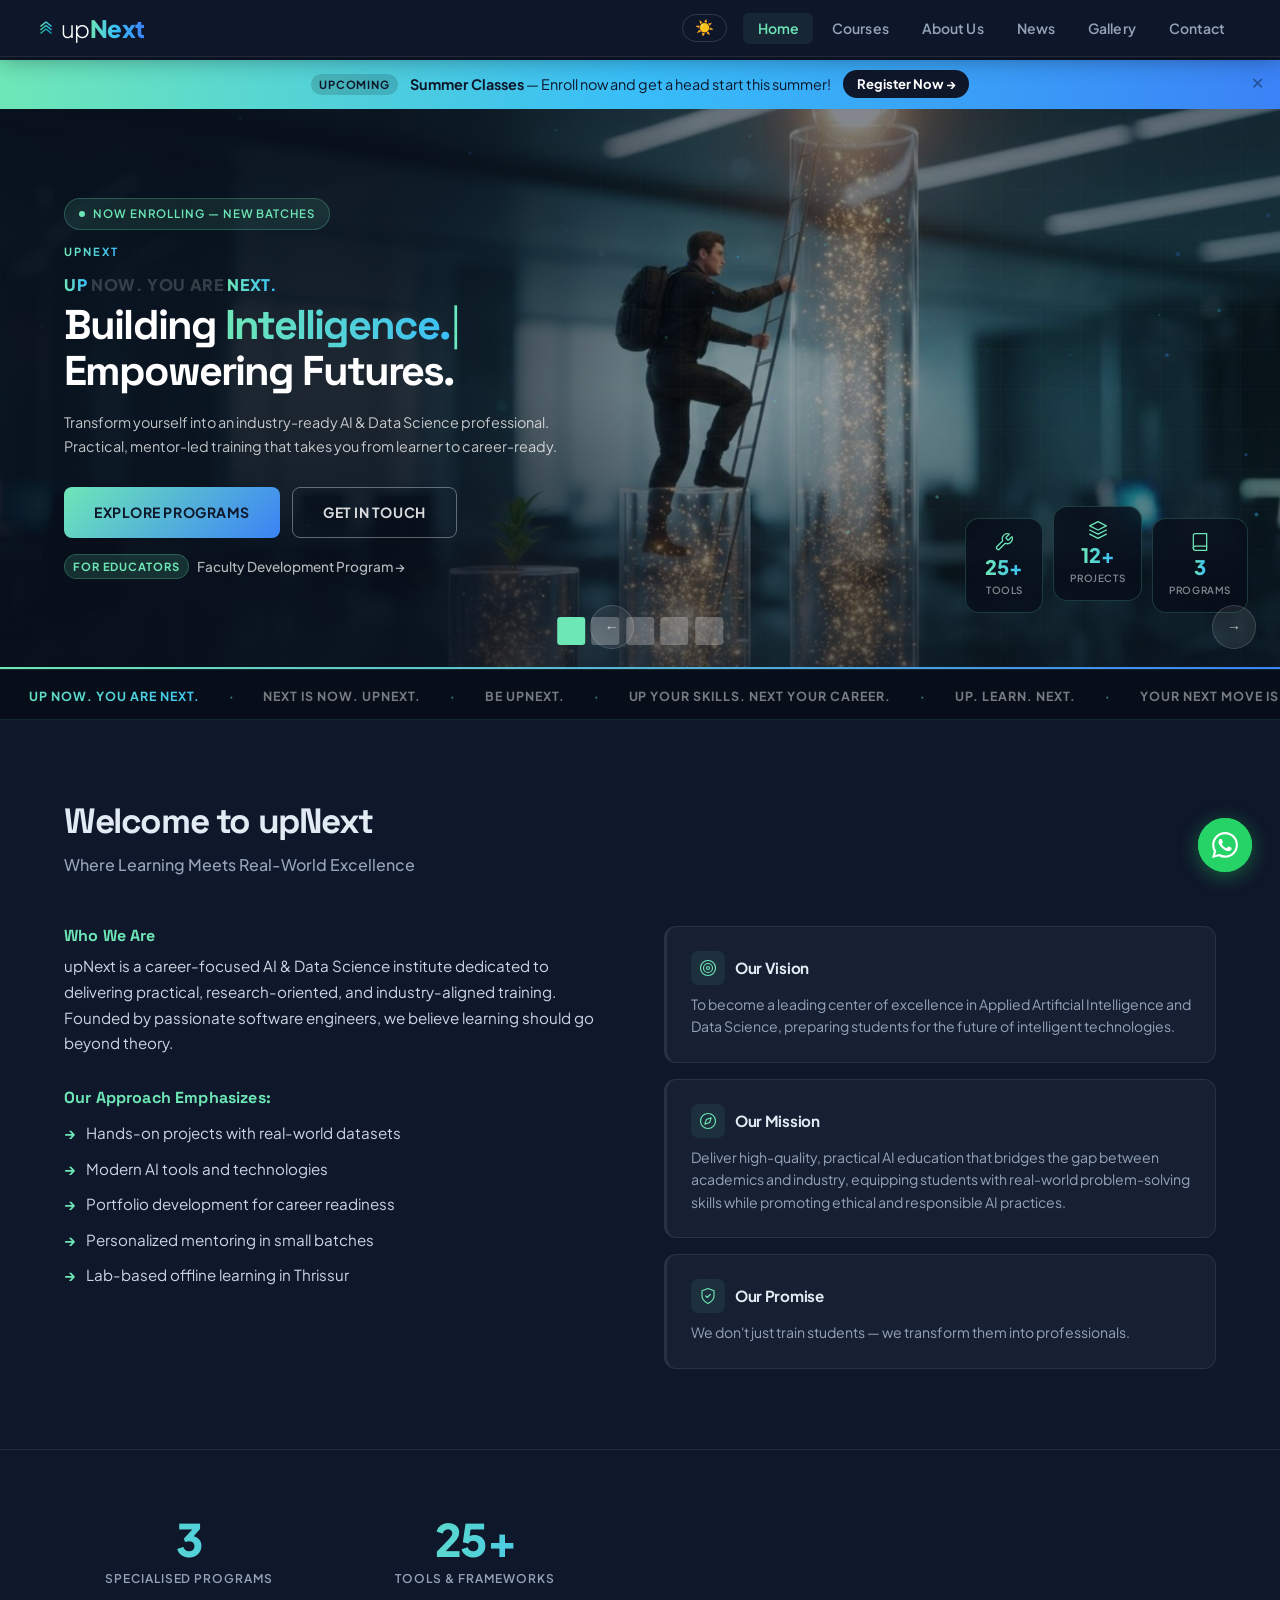
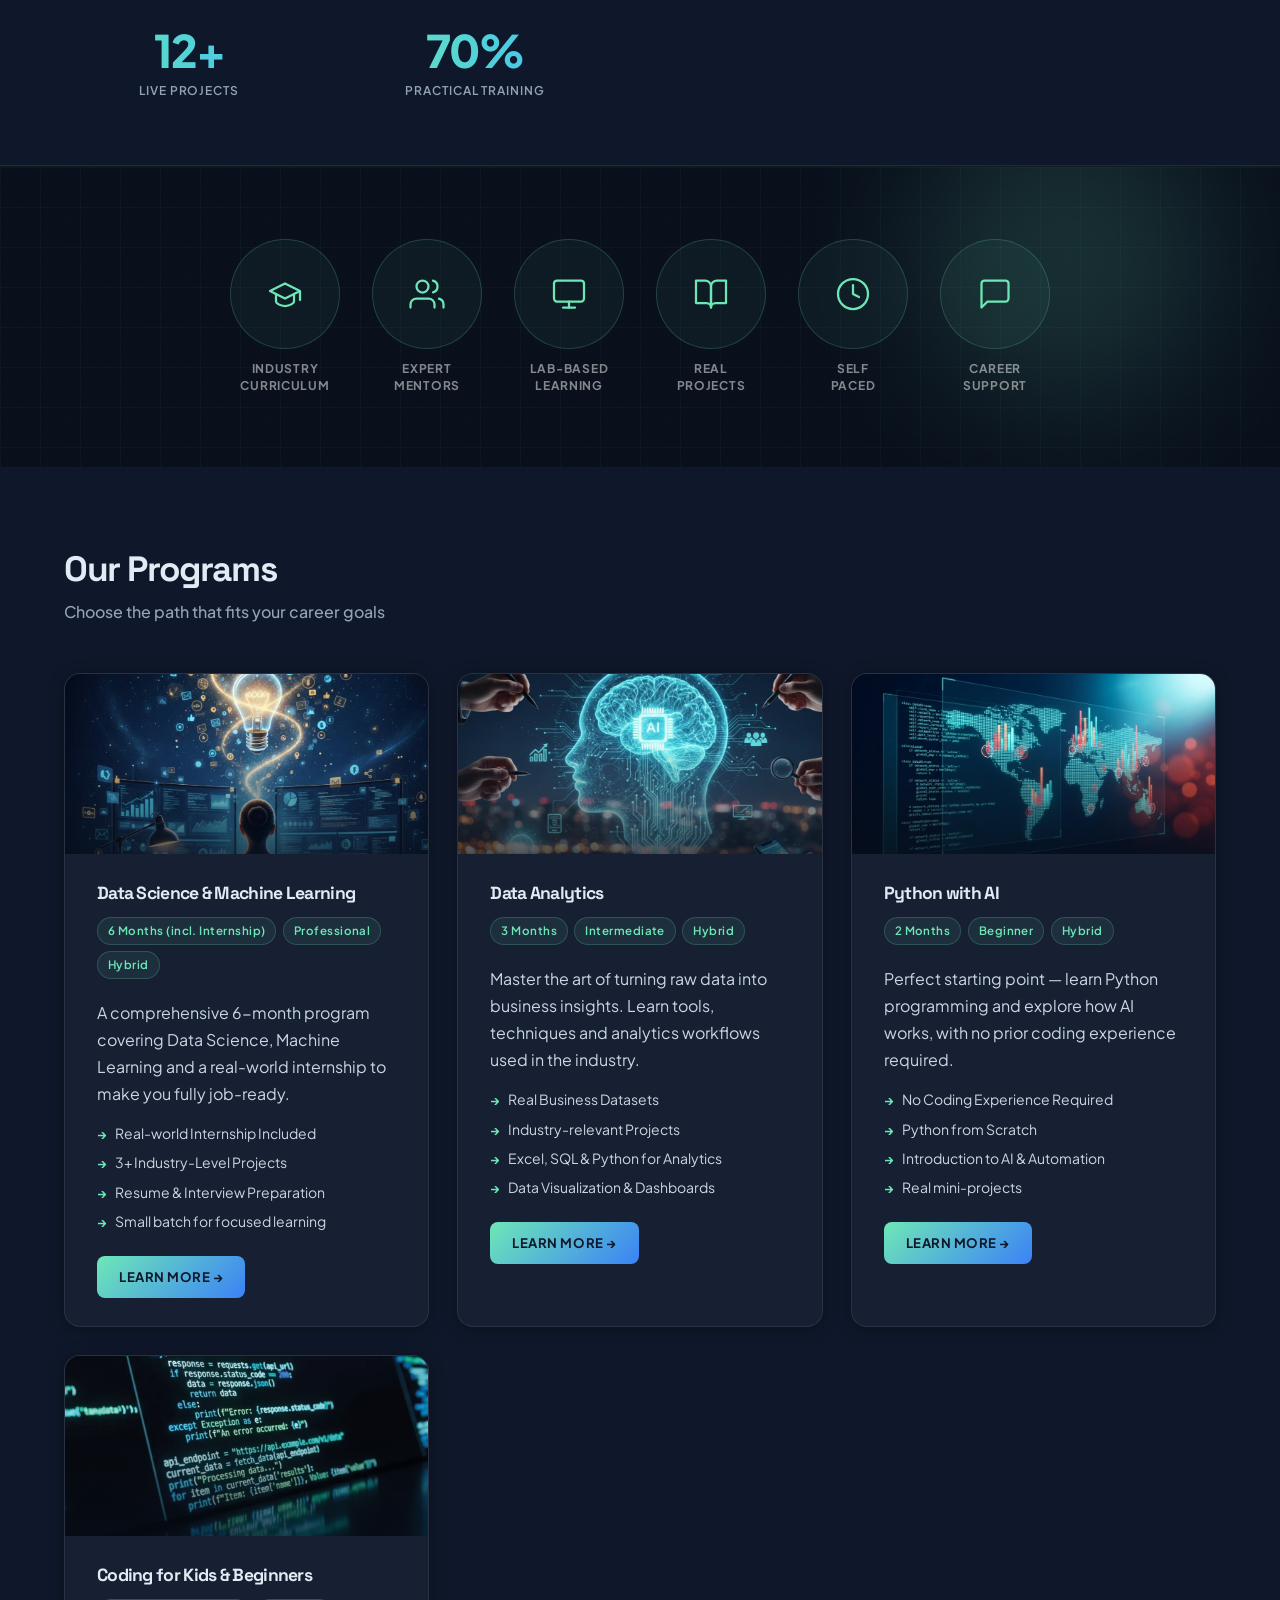
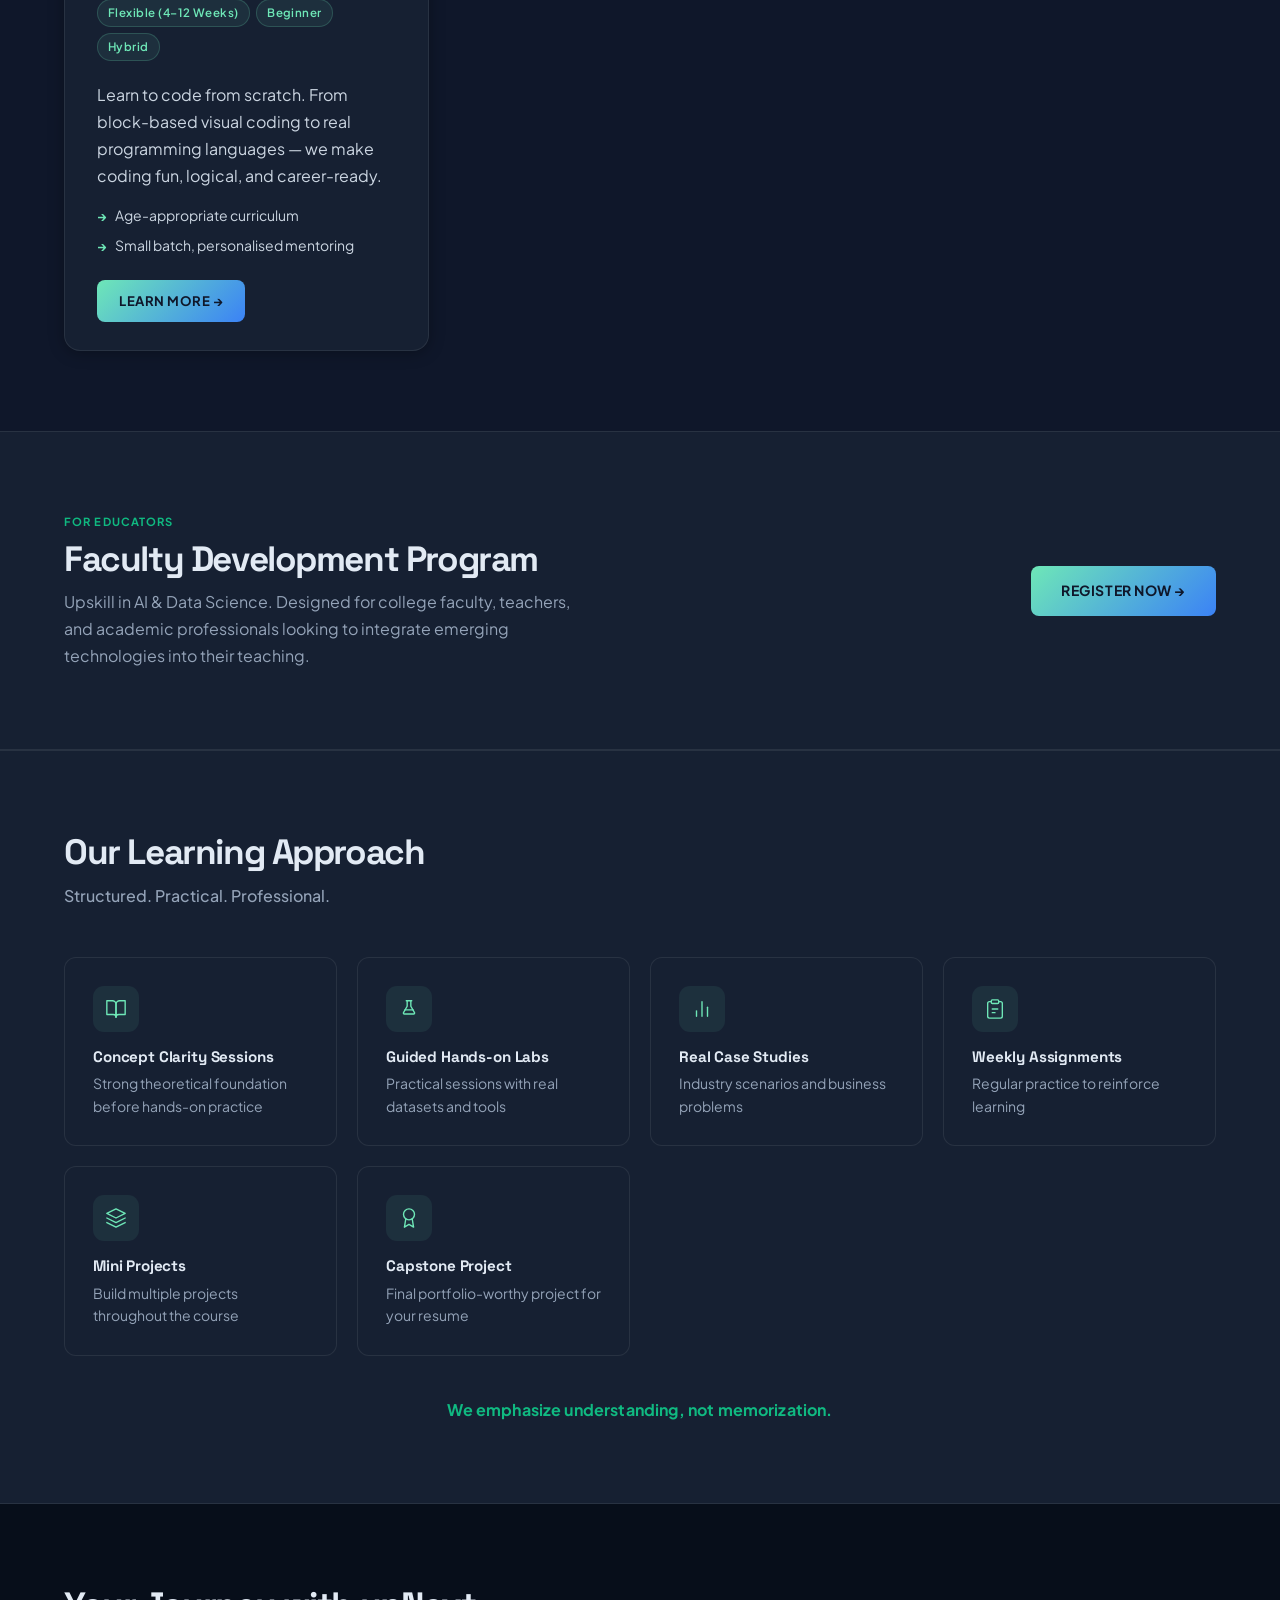
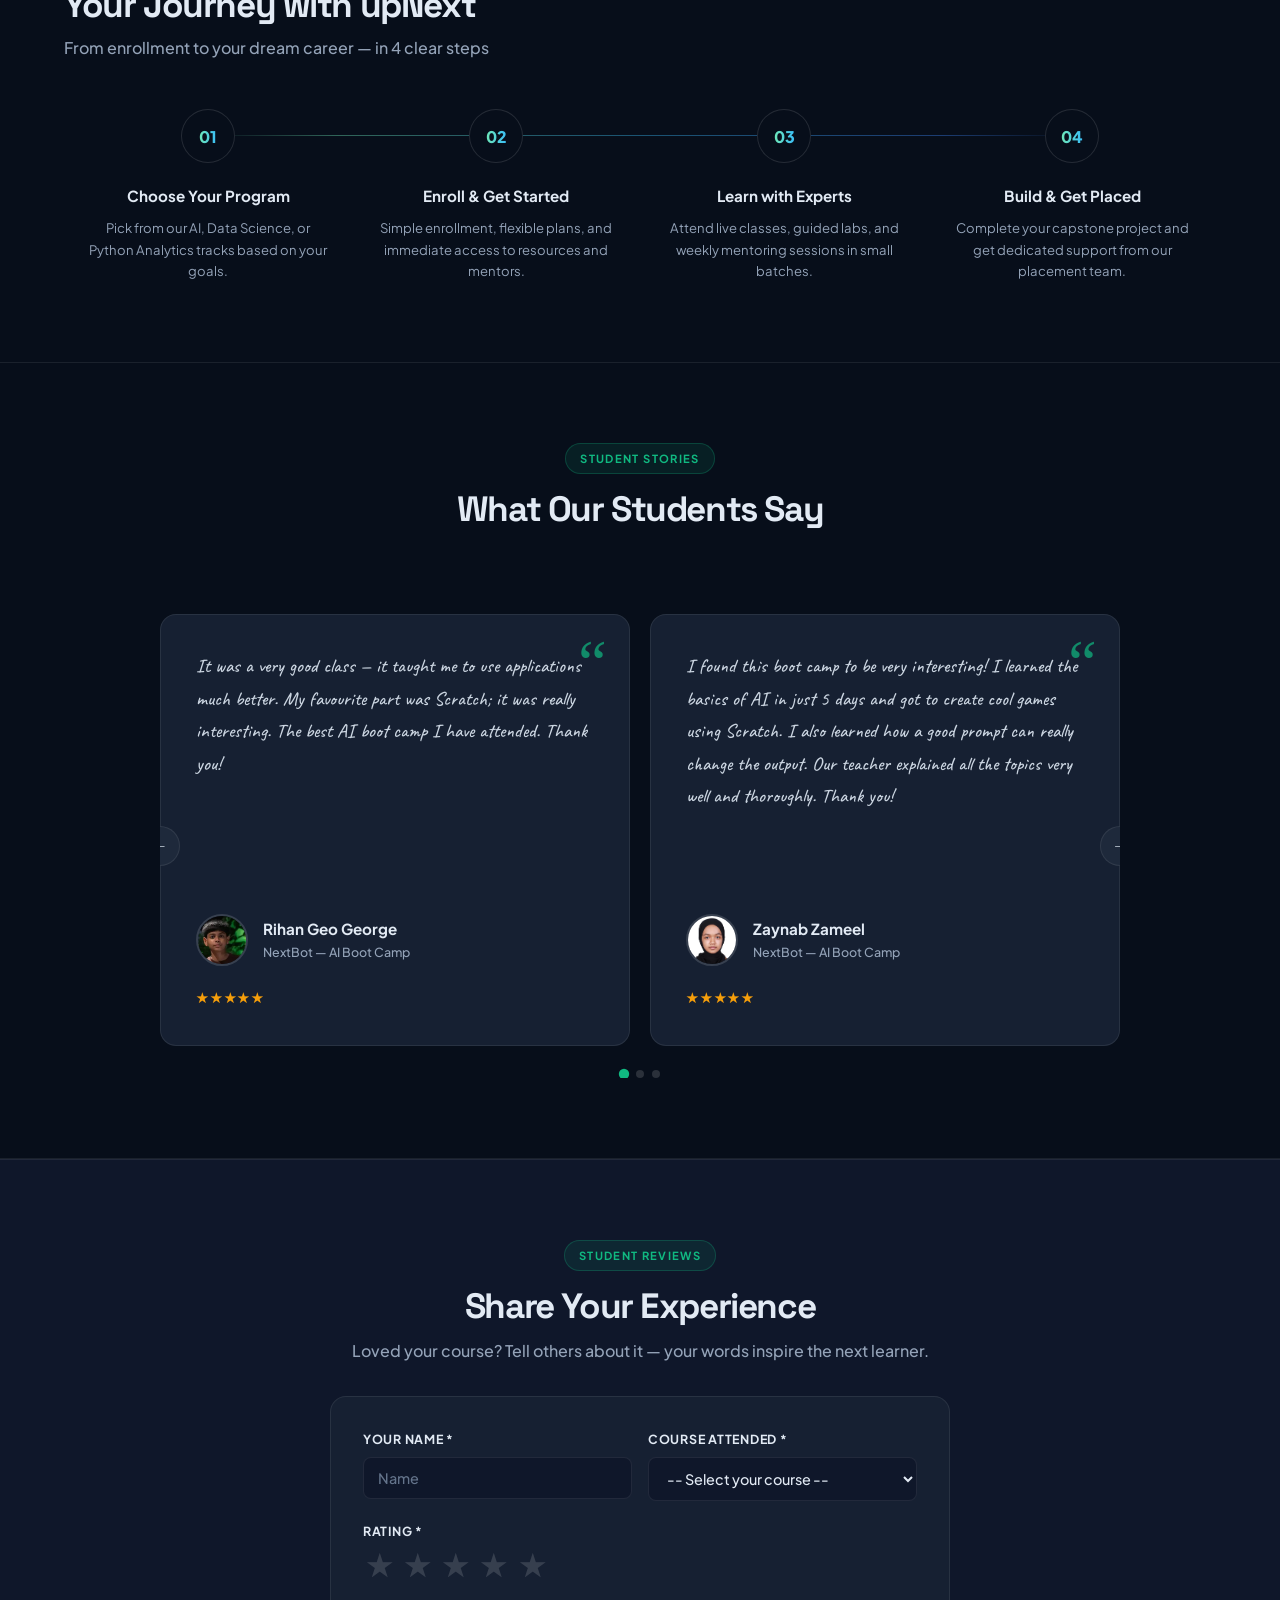
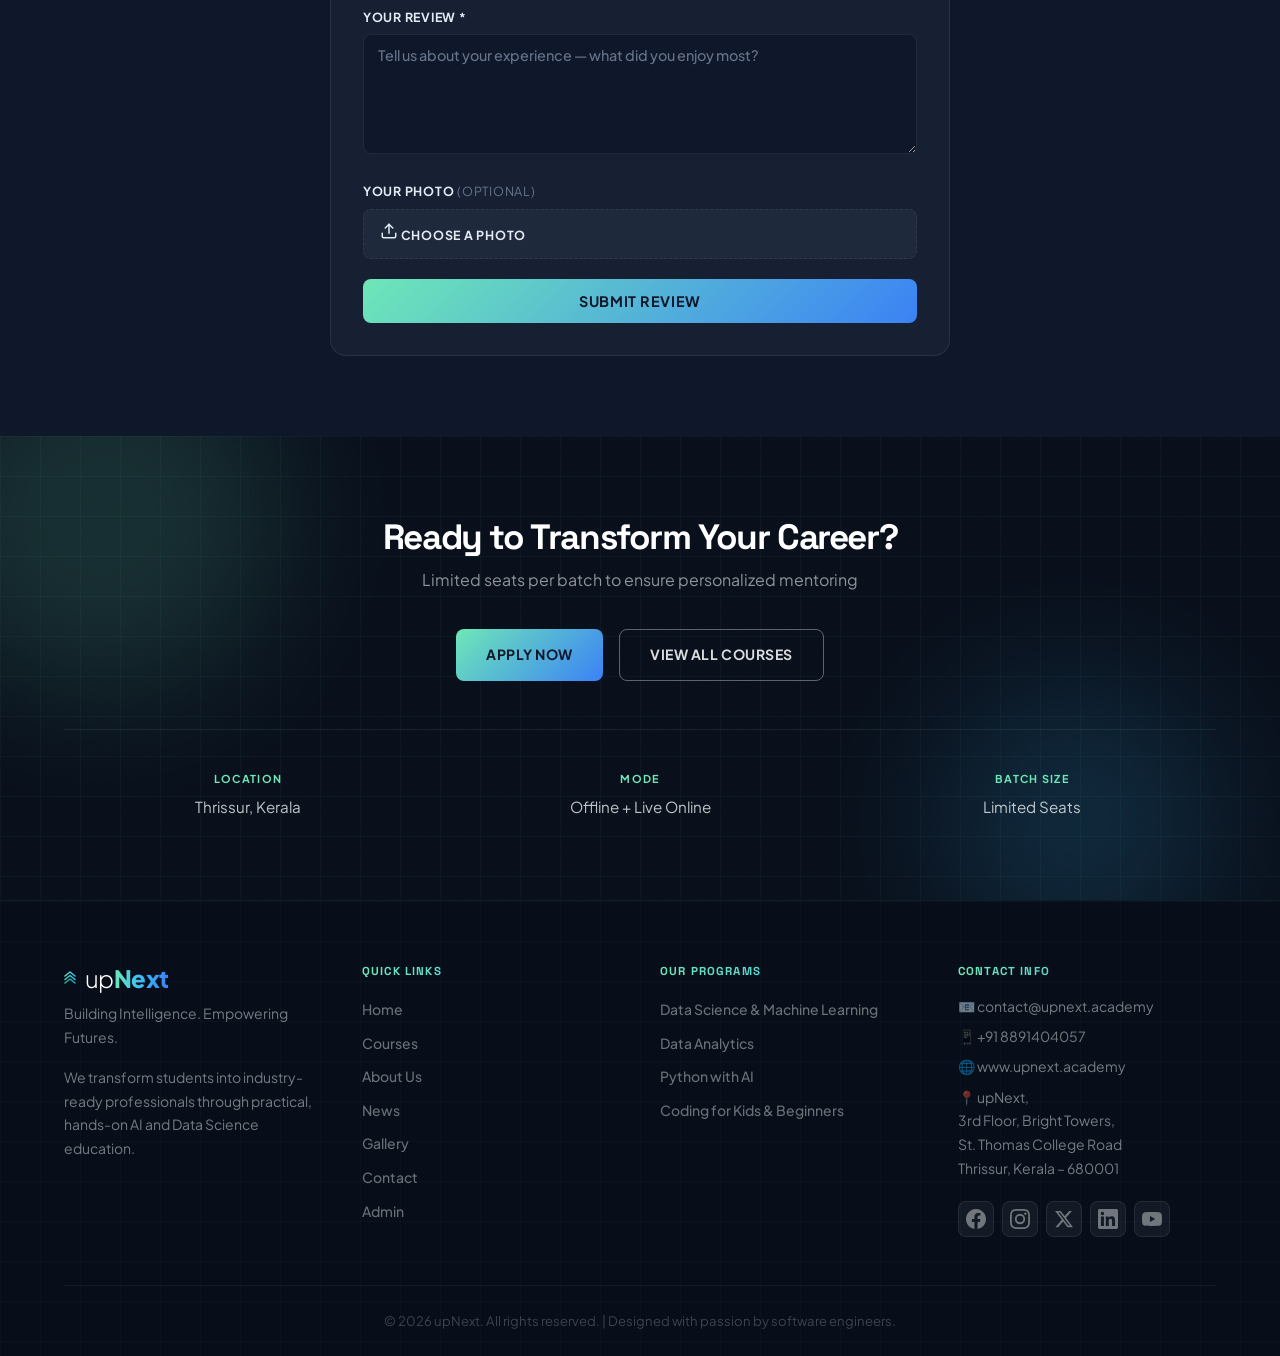
<file: index.html>
<!DOCTYPE html>
<html lang="en">
<head>
    <meta charset="UTF-8">
    <meta name="viewport" content="width=device-width, initial-scale=1.0">
    <title>upNext — Building Intelligence. Empowering Futures.</title>
    <meta name="description" content="upNext — Career-focused AI & Data Science institute in Thrissur offering practical, industry-aligned training in Data Science, Machine Learning, and Generative AI.">
    <link rel="icon" type="image/svg+xml" href="images/logo.svg">
    <!-- Open Graph -->
    <meta property="og:type"        content="website">
    <meta property="og:site_name"   content="upNext">
    <meta property="og:url"         content="https://www.upnext.academy/">
    <meta property="og:title"       content="upNext — Building Intelligence. Empowering Futures.">
    <meta property="og:description" content="Career-focused AI & Data Science institute in Thrissur offering practical, industry-aligned training in Data Science, Machine Learning, and Generative AI.">
    <meta property="og:image"       content="https://www.upnext.academy/images/og-default.webp">
    <meta property="og:image:width"  content="1200">
    <meta property="og:image:height" content="630">
    <!-- Twitter Card -->
    <meta name="twitter:card"        content="summary_large_image">
    <meta name="twitter:site"        content="@upnextacademy">
    <meta name="twitter:title"       content="upNext — Building Intelligence. Empowering Futures.">
    <meta name="twitter:description" content="Career-focused AI & Data Science institute in Thrissur offering practical, industry-aligned training in Data Science, Machine Learning, and Generative AI.">
    <meta name="twitter:image"       content="https://www.upnext.academy/images/og-default.webp">
    <!-- Canonical -->
    <link rel="canonical" href="https://www.upnext.academy/">
    <!-- Additional SEO -->
    <meta name="robots" content="index, follow">
    <meta name="keywords" content="AI course Thrissur, Data Science course Kerala, machine learning training, generative AI course, Python analytics, upNext academy">
    <meta name="author" content="upNext">
    <meta name="geo.region" content="IN-KL">
    <meta name="geo.placename" content="Thrissur, Kerala">
    <!-- JSON-LD: Organization + LocalBusiness -->
    <script type="application/ld+json">
    {
      "@context": "https://schema.org",
      "@graph": [
        {
          "@type": ["EducationalOrganization", "LocalBusiness"],
          "@id": "https://www.upnext.academy/#organization",
          "name": "upNext",
          "alternateName": "upNext Academy",
          "description": "Career-focused AI & Data Science institute in Thrissur offering practical, industry-aligned training in Data Science, Machine Learning, and Generative AI.",
          "url": "https://www.upnext.academy",
          "logo": {
            "@type": "ImageObject",
            "url": "https://www.upnext.academy/images/logo.svg"
          },
          "image": "https://www.upnext.academy/images/og-default.webp",
          "email": "contact@upnext.academy",
          "telephone": "+91-8891404057",
          "address": {
            "@type": "PostalAddress",
            "streetAddress": "3rd Floor, Bright Towers, St. Thomas College Road",
            "addressLocality": "Thrissur",
            "addressRegion": "Kerala",
            "postalCode": "680001",
            "addressCountry": "IN"
          },
          "sameAs": [
            "https://www.facebook.com/upnextacademy",
            "https://www.instagram.com/upnextacademy",
            "https://www.linkedin.com/company/upnextacademy",
            "https://www.youtube.com/@upnextacademy"
          ]
        },
        {
          "@type": "WebSite",
          "@id": "https://www.upnext.academy/#website",
          "url": "https://www.upnext.academy",
          "name": "upNext",
          "publisher": { "@id": "https://www.upnext.academy/#organization" }
        },
        {
          "@type": "WebPage",
          "@id": "https://www.upnext.academy/#webpage",
          "url": "https://www.upnext.academy/",
          "name": "upNext — Building Intelligence. Empowering Futures.",
          "isPartOf": { "@id": "https://www.upnext.academy/#website" }
        }
      ]
    }
    </script>
    <!-- Meta Pixel -->
    <script>!function(f,b,e,v,n,t,s){if(f.fbq)return;n=f.fbq=function(){n.callMethod?n.callMethod.apply(n,arguments):n.queue.push(arguments)};if(!f._fbq)f._fbq=n;n.push=n;n.loaded=!0;n.version='2.0';n.queue=[];t=b.createElement(e);t.async=!0;t.src=v;s=b.getElementsByTagName(e)[0];s.parentNode.insertBefore(t,s)}(window,document,'script','https://connect.facebook.net/en_US/fbevents.js');fbq('init','1273080377784841');fbq('track','PageView');</script>
    <noscript><img height="1" width="1" style="display:none" src="https://www.facebook.com/tr?id=1273080377784841&ev=PageView&noscript=1"/></noscript>
    <!-- End Meta Pixel -->
    <link rel="stylesheet" href="css/styles.css">
</head>
<body>
    <a href="#main-content" class="skip-link">Skip to main content</a>

    <!-- Header Placeholder -->
    <div id="header-placeholder"></div>

    <!-- Custom cursor -->
    <div id="cursor-dot" aria-hidden="true"></div>
    <div id="cursor-ring" aria-hidden="true"></div>

    <!-- Screen reader live region for slider -->
    <div id="sliderStatus" aria-live="polite" aria-atomic="true" class="sr-only"></div>

    <!-- Boot Camp Announcement Bar -->
    <div class="announcement-bar" id="announcementBar" role="banner" aria-label="Upcoming event">
        <div class="announcement-inner" id="announcementInner">
            <span class="announcement-tag" id="announcementTag">Upcoming</span>
            <span class="announcement-text" id="announcementText">
                <strong>Summer Classes</strong> — Enroll now and get a head start this summer!
            </span>
            <a href="#" class="announcement-cta" id="announcementRegisterBtn">Register Now &rarr;</a>
        </div>
        <button class="announcement-close" id="announcementClose" aria-label="Dismiss announcement">&#x2715;</button>
    </div>

    <!-- Promo Banner Slider -->
    <div class="promo-slider" id="promoBanner" role="region" aria-label="Program highlights" aria-roledescription="carousel">
        <div class="hero-orb hero-orb1" aria-hidden="true"></div>
        <div class="hero-orb hero-orb2" aria-hidden="true"></div>
        <canvas id="heroCanvas" aria-hidden="true"></canvas>

        <!-- Left: fixed content panel — JS updates this on each slide change -->
        <div class="promo-left-panel" id="heroLeft">
            <div class="hero-badge"><span class="badge-pulse"></span> Now Enrolling — New Batches</div>
            <p class="promo-label" id="heroLabel">upNext</p>
            <p class="hero-accent" id="heroAccent"><em>UP</em> now. you are <em>NEXT.</em></p>
            <h1 id="heroHeading">Building <span id="typedHero" class="typed-span"></span><br>Empowering Futures.</h1>
            <p class="promo-desc" id="heroDesc">Transform yourself into an industry-ready AI &amp; Data Science professional. Practical, mentor-led training that takes you from learner to career-ready.</p>
            <div class="hero-cta" id="heroCta">
                <a href="courses.html" class="cta-button">Explore Programs</a>
                <a href="contact.html" class="cta-button cta-outline">Get in Touch</a>
            </div>
            <a href="fdp.html" class="fdp-hero-link">
                <span class="fdp-hero-tag">For Educators</span>
                Faculty Development Program &rarr;
            </a>
        </div>

        <!-- Right: image slides only -->
        <div class="promo-right-panel" id="heroRight">
            <div class="promo-slide active">
                <img src="images/hero.jpg" alt="Career growth — climb to the top with AI &amp; Data Science skills">
            </div>
            <div class="promo-slide">
                <img src="images/hero-brain.jpg" alt="AI &amp; Generative AI">
            </div>
            <div class="promo-slide">
                <img src="images/hero-analytics.jpg" alt="Data Science">
            </div>
            <div class="promo-slide">
                <img src="images/hero-data.jpg" alt="Python &amp; Analytics">
            </div>
            <div class="promo-slide">
                <img src="images/hero-lock.jpg" alt="AI &amp; Generative AI">
            </div>
            
        </div>

        <!-- Hero stat deco cards -->
        <div class="hero-deco-cards" aria-hidden="true">
            <div class="hero-deco-card">
                <span class="hdc-icon">
                    <svg width="20" height="20" viewBox="0 0 24 24" fill="none" stroke="currentColor" stroke-width="1.5" stroke-linecap="round" stroke-linejoin="round">
                        <path d="M14.7 6.3a1 1 0 0 0 0 1.4l1.6 1.6a1 1 0 0 0 1.4 0l3.77-3.77a6 6 0 0 1-7.94 7.94l-6.91 6.91a2.12 2.12 0 0 1-3-3l6.91-6.91a6 6 0 0 1 7.94-7.94l-3.76 3.76z"/>
                    </svg>
                </span>
                <span class="hdc-num">25+</span>
                <span class="hdc-label">Tools</span>
            </div>
            <div class="hero-deco-card">
                <span class="hdc-icon">
                    <svg width="20" height="20" viewBox="0 0 24 24" fill="none" stroke="currentColor" stroke-width="1.5" stroke-linecap="round" stroke-linejoin="round">
                        <polygon points="12 2 2 7 12 12 22 7 12 2"/>
                        <polyline points="2 17 12 22 22 17"/>
                        <polyline points="2 12 12 17 22 12"/>
                    </svg>
                </span>
                <span class="hdc-num">12+</span>
                <span class="hdc-label">Projects</span>
            </div>
            <div class="hero-deco-card">
                <span class="hdc-icon">
                    <svg width="20" height="20" viewBox="0 0 24 24" fill="none" stroke="currentColor" stroke-width="1.5" stroke-linecap="round" stroke-linejoin="round">
                        <path d="M4 19.5A2.5 2.5 0 0 1 6.5 17H20"/>
                        <path d="M6.5 2H20v20H6.5A2.5 2.5 0 0 1 4 19.5v-15A2.5 2.5 0 0 1 6.5 2z"/>
                    </svg>
                </span>
                <span class="hdc-num">3</span>
                <span class="hdc-label">Programs</span>
            </div>
        </div>

        <!-- Navigation dots -->
        <div class="promo-dots" id="promoDots" role="tablist" aria-label="Slide navigation"></div>

        <!-- Arrows -->
        <button class="promo-arrow promo-prev" id="promoPrev" aria-label="Previous slide">&#8592;</button>
        <button class="promo-arrow promo-next" id="promoNext" aria-label="Next slide">&#8594;</button>
    </div>

    <main id="main-content">

    <!-- Tagline Ticker -->
    <div class="tagline-ticker" aria-hidden="true">
        <div class="tagline-track">
            <span class="ticker-hero">UP now. you are NEXT.</span><span class="ticker-sep">·</span>
            <span>next is now. upNext.</span><span class="ticker-sep">·</span>
            <span>be upNext.</span><span class="ticker-sep">·</span>
            <span>up your skills. Next your career.</span><span class="ticker-sep">·</span>
            <span>up. learn. Next.</span><span class="ticker-sep">·</span>
            <span>your next move is upNext.</span><span class="ticker-sep">·</span>
            <!-- duplicate for seamless loop -->
            <span class="ticker-hero">UP now. you are NEXT.</span><span class="ticker-sep">·</span>
            <span>next is now. upNext.</span><span class="ticker-sep">·</span>
            <span>be upNext.</span><span class="ticker-sep">·</span>
            <span>up your skills. Next your career.</span><span class="ticker-sep">·</span>
            <span>up. learn. Next.</span><span class="ticker-sep">·</span>
            <span>your next move is upNext.</span><span class="ticker-sep">·</span>
        </div>
    </div>

    <!-- About Section -->
    <section id="about">
        <div class="container">
            <h2>Welcome to upNext</h2>
            <p class="section-subtitle">Where Learning Meets Real-World Excellence</p>
            
            <div class="about-content">
                <div class="about-text">
                    <h3>Who We Are</h3>
                    <p>upNext is a career-focused AI & Data Science institute dedicated to delivering practical, research-oriented, and industry-aligned training. Founded by passionate software engineers, we believe learning should go beyond theory.</p>

                    <h3 style="margin-top: 2rem;">Our Approach Emphasizes:</h3>
                    <ul>
                        <li>Hands-on projects with real-world datasets</li>
                        <li>Modern AI tools and technologies</li>
                        <li>Portfolio development for career readiness</li>
                        <li>Personalized mentoring in small batches</li>
                        <li>Lab-based offline learning in Thrissur</li>
                    </ul>
                </div>

                <div class="about-highlights">
                    <div class="highlight-item">
                        <div class="highlight-header">
                            <span class="highlight-icon">
                                <svg width="18" height="18" viewBox="0 0 24 24" fill="none" stroke="currentColor" stroke-width="1.5" stroke-linecap="round" stroke-linejoin="round">
                                    <circle cx="12" cy="12" r="10"/><circle cx="12" cy="12" r="6"/><circle cx="12" cy="12" r="2"/>
                                </svg>
                            </span>
                            <h4>Our Vision</h4>
                        </div>
                        <p>To become a leading center of excellence in Applied Artificial Intelligence and Data Science, preparing students for the future of intelligent technologies.</p>
                    </div>

                    <div class="highlight-item">
                        <div class="highlight-header">
                            <span class="highlight-icon">
                                <svg width="18" height="18" viewBox="0 0 24 24" fill="none" stroke="currentColor" stroke-width="1.5" stroke-linecap="round" stroke-linejoin="round">
                                    <circle cx="12" cy="12" r="10"/><polygon points="16.24 7.76 14.12 14.12 7.76 16.24 9.88 9.88 16.24 7.76"/>
                                </svg>
                            </span>
                            <h4>Our Mission</h4>
                        </div>
                        <p>Deliver high-quality, practical AI education that bridges the gap between academics and industry, equipping students with real-world problem-solving skills while promoting ethical and responsible AI practices.</p>
                    </div>

                    <div class="highlight-item">
                        <div class="highlight-header">
                            <span class="highlight-icon">
                                <svg width="18" height="18" viewBox="0 0 24 24" fill="none" stroke="currentColor" stroke-width="1.5" stroke-linecap="round" stroke-linejoin="round">
                                    <path d="M12 22s8-4 8-10V5l-8-3-8 3v7c0 6 8 10 8 10z"/><polyline points="9 12 11 14 15 10"/>
                                </svg>
                            </span>
                            <h4>Our Promise</h4>
                        </div>
                        <p>We don't just train students — we transform them into professionals.</p>
                    </div>
                </div>
            </div>
        </div>
    </section>

    <!-- Stats & Progress Bars -->
    <section class="stats-section">
        <div class="container">
            <div class="stats-inner">
                <div class="stats-grid">
                    <div class="stat-item reveal">
                        <span class="stat-number" data-count="3" data-suffix="">3</span>
                        <span class="stat-desc">Specialised Programs</span>
                    </div>
                    <div class="stat-item reveal">
                        <span class="stat-number" data-count="25" data-suffix="+">25+</span>
                        <span class="stat-desc">Tools & Frameworks</span>
                    </div>
                    <div class="stat-item reveal">
                        <span class="stat-number" data-count="12" data-suffix="+">12+</span>
                        <span class="stat-desc">Live Projects</span>
                    </div>
                    <div class="stat-item reveal">
                        <span class="stat-number" data-count="70" data-suffix="%">70%</span>
                        <span class="stat-desc">Practical Training</span>
                    </div>
                </div>
                <div class="stats-progress reveal">
                    <div>
                        <div class="progress-row-head">
                            <span class="progress-row-label">Practical Lab Sessions</span>
                            <span class="progress-row-pct">70%</span>
                        </div>
                        <div class="progress-track"><div class="progress-fill" data-w="70"></div></div>
                    </div>
                    <div>
                        <div class="progress-row-head">
                            <span class="progress-row-label">Industry Tool Coverage</span>
                            <span class="progress-row-pct">90%</span>
                        </div>
                        <div class="progress-track"><div class="progress-fill" data-w="90"></div></div>
                    </div>
                    <div>
                        <div class="progress-row-head">
                            <span class="progress-row-label">Project-Based Assessment</span>
                            <span class="progress-row-pct">80%</span>
                        </div>
                        <div class="progress-track"><div class="progress-fill" data-w="80"></div></div>
                    </div>
                </div>
            </div>
        </div>
    </section>

    <!-- Why Choose Us Section -->
    <section class="circle-highlights-section">
        <div class="section-orb section-orb-teal" style="width:300px;height:300px;top:-60px;right:5%;" aria-hidden="true"></div>
        <div class="container">
            <div class="circle-highlights">
                <div class="circle-item">
                    <div class="circle-icon">
                        <svg width="36" height="36" viewBox="0 0 24 24" fill="none" stroke="currentColor" stroke-width="1.5" stroke-linecap="round" stroke-linejoin="round"><path d="M22 10v6M2 10l10-5 10 5-10 5z"/><path d="M6 12v5c0 1.1 2.7 3 6 3s6-1.9 6-3v-5"/></svg>
                    </div>
                    <span>Industry<br>Curriculum</span>
                </div>
                <div class="circle-item">
                    <div class="circle-icon">
                        <svg width="36" height="36" viewBox="0 0 24 24" fill="none" stroke="currentColor" stroke-width="1.5" stroke-linecap="round" stroke-linejoin="round"><path d="M17 21v-2a4 4 0 0 0-4-4H5a4 4 0 0 0-4 4v2"/><circle cx="9" cy="7" r="4"/><path d="M23 21v-2a4 4 0 0 0-3-3.87"/><path d="M16 3.13a4 4 0 0 1 0 7.75"/></svg>
                    </div>
                    <span>Expert<br>Mentors</span>
                </div>
                <div class="circle-item">
                    <div class="circle-icon">
                        <svg width="36" height="36" viewBox="0 0 24 24" fill="none" stroke="currentColor" stroke-width="1.5" stroke-linecap="round" stroke-linejoin="round"><rect x="2" y="3" width="20" height="14" rx="2"/><line x1="8" y1="21" x2="16" y2="21"/><line x1="12" y1="17" x2="12" y2="21"/></svg>
                    </div>
                    <span>Lab-Based<br>Learning</span>
                </div>
                <div class="circle-item">
                    <div class="circle-icon">
                        <svg width="36" height="36" viewBox="0 0 24 24" fill="none" stroke="currentColor" stroke-width="1.5" stroke-linecap="round" stroke-linejoin="round"><path d="M2 3h6a4 4 0 0 1 4 4v14a3 3 0 0 0-3-3H2z"/><path d="M22 3h-6a4 4 0 0 0-4 4v14a3 3 0 0 1 3-3h7z"/></svg>
                    </div>
                    <span>Real<br>Projects</span>
                </div>
                <div class="circle-item">
                    <div class="circle-icon">
                        <svg width="36" height="36" viewBox="0 0 24 24" fill="none" stroke="currentColor" stroke-width="1.5" stroke-linecap="round" stroke-linejoin="round"><circle cx="12" cy="12" r="10"/><path d="M12 6v6l4 2"/></svg>
                    </div>
                    <span>Self<br>Paced</span>
                </div>
                <div class="circle-item">
                    <div class="circle-icon">
                        <svg width="36" height="36" viewBox="0 0 24 24" fill="none" stroke="currentColor" stroke-width="1.5" stroke-linecap="round" stroke-linejoin="round"><path d="M21 15a2 2 0 0 1-2 2H7l-4 4V5a2 2 0 0 1 2-2h14a2 2 0 0 1 2 2z"/></svg>
                    </div>
                    <span>Career<br>Support</span>
                </div>
            </div>
            </div>
        </div>
    </section>

    <!-- Programs Section -->
    <section id="programs">
        <div class="container">
            <h2>Our Programs</h2>
            <p class="section-subtitle">Choose the path that fits your career goals</p>
            
            <div class="courses-grid" id="coursesContainer">
                <!-- Courses will be loaded dynamically -->
            </div>
        </div>
    </section>

    <!-- FDP Banner -->
    <section style="background: var(--light-bg); border-top: 1px solid var(--border); border-bottom: 1px solid var(--border);">
        <div class="container">
            <div style="display: flex; align-items: center; justify-content: space-between; gap: 2rem; flex-wrap: wrap;">
                <div>
                    <p style="font-size: 0.7rem; font-weight: 700; letter-spacing: 0.1em; text-transform: uppercase; color: var(--emerald-deep); margin-bottom: 0.4rem;">For Educators</p>
                    <h2 style="margin-bottom: 0.5rem;">Faculty Development Program</h2>
                    <p style="color: var(--text-light); max-width: 520px;">Upskill in AI & Data Science. Designed for college faculty, teachers, and academic professionals looking to integrate emerging technologies into their teaching.</p>
                </div>
                <a href="fdp.html" class="cta-button" style="flex-shrink: 0;">Register Now &rarr;</a>
            </div>
        </div>
    </section>

    <!-- Learning Approach -->
    <section style="background: var(--light-bg); border-top: 1px solid var(--border); border-bottom: 1px solid var(--border);">
        <div class="container">
            <h2>Our Learning Approach</h2>
            <p class="section-subtitle">Structured. Practical. Professional.</p>

            <div class="features-grid">
                <div class="feature-card">
                    <span class="feature-icon">
                        <svg width="22" height="22" viewBox="0 0 24 24" fill="none" stroke="currentColor" stroke-width="1.5" stroke-linecap="round" stroke-linejoin="round">
                            <path d="M2 3h6a4 4 0 0 1 4 4v14a3 3 0 0 0-3-3H2z"/><path d="M22 3h-6a4 4 0 0 0-4 4v14a3 3 0 0 1 3-3h7z"/>
                        </svg>
                    </span>
                    <h3>Concept Clarity Sessions</h3>
                    <p>Strong theoretical foundation before hands-on practice</p>
                </div>

                <div class="feature-card">
                    <span class="feature-icon">
                        <svg width="22" height="22" viewBox="0 0 24 24" fill="none" stroke="currentColor" stroke-width="1.5" stroke-linecap="round" stroke-linejoin="round">
                            <path d="M9 3h6m-5 0v6l-4 7a1 1 0 0 0 .89 1.45h10.22A1 1 0 0 0 18 16l-4-7V3"/>
                            <line x1="7.5" y1="13" x2="16.5" y2="13"/>
                        </svg>
                    </span>
                    <h3>Guided Hands-on Labs</h3>
                    <p>Practical sessions with real datasets and tools</p>
                </div>

                <div class="feature-card">
                    <span class="feature-icon">
                        <svg width="22" height="22" viewBox="0 0 24 24" fill="none" stroke="currentColor" stroke-width="1.5" stroke-linecap="round" stroke-linejoin="round">
                            <line x1="18" y1="20" x2="18" y2="10"/><line x1="12" y1="20" x2="12" y2="4"/><line x1="6" y1="20" x2="6" y2="14"/>
                        </svg>
                    </span>
                    <h3>Real Case Studies</h3>
                    <p>Industry scenarios and business problems</p>
                </div>

                <div class="feature-card">
                    <span class="feature-icon">
                        <svg width="22" height="22" viewBox="0 0 24 24" fill="none" stroke="currentColor" stroke-width="1.5" stroke-linecap="round" stroke-linejoin="round">
                            <path d="M16 4h2a2 2 0 0 1 2 2v14a2 2 0 0 1-2 2H6a2 2 0 0 1-2-2V6a2 2 0 0 1 2-2h2"/>
                            <rect x="8" y="2" width="8" height="4" rx="1" ry="1"/>
                            <line x1="9" y1="12" x2="15" y2="12"/><line x1="9" y1="16" x2="12" y2="16"/>
                        </svg>
                    </span>
                    <h3>Weekly Assignments</h3>
                    <p>Regular practice to reinforce learning</p>
                </div>

                <div class="feature-card">
                    <span class="feature-icon">
                        <svg width="22" height="22" viewBox="0 0 24 24" fill="none" stroke="currentColor" stroke-width="1.5" stroke-linecap="round" stroke-linejoin="round">
                            <polygon points="12 2 2 7 12 12 22 7 12 2"/>
                            <polyline points="2 17 12 22 22 17"/>
                            <polyline points="2 12 12 17 22 12"/>
                        </svg>
                    </span>
                    <h3>Mini Projects</h3>
                    <p>Build multiple projects throughout the course</p>
                </div>

                <div class="feature-card">
                    <span class="feature-icon">
                        <svg width="22" height="22" viewBox="0 0 24 24" fill="none" stroke="currentColor" stroke-width="1.5" stroke-linecap="round" stroke-linejoin="round">
                            <circle cx="12" cy="8" r="6"/>
                            <path d="M15.477 12.89L17 22l-5-3-5 3 1.523-9.11"/>
                        </svg>
                    </span>
                    <h3>Capstone Project</h3>
                    <p>Final portfolio-worthy project for your resume</p>
                </div>
            </div>
            
            <p style="text-align: center; margin-top: 2.5rem; font-size: 1rem; color: var(--emerald-deep); font-weight: 700; letter-spacing: 0.01em;">We emphasize understanding, not memorization.</p>
        </div>
    </section>

    <!-- Your Journey (Steps) -->
    <section class="steps-section">
        <div class="container">
            <h2 class="reveal">Your Journey with upNext</h2>
            <p class="section-subtitle reveal">From enrollment to your dream career — in 4 clear steps</p>
            <div class="steps-row">
                <div class="step-connector" aria-hidden="true"></div>
                <div class="step-item reveal">
                    <div class="step-num"><span>01</span></div>
                    <div class="step-title">Choose Your Program</div>
                    <div class="step-desc">Pick from our AI, Data Science, or Python Analytics tracks based on your goals.</div>
                </div>
                <div class="step-item reveal">
                    <div class="step-num"><span>02</span></div>
                    <div class="step-title">Enroll & Get Started</div>
                    <div class="step-desc">Simple enrollment, flexible plans, and immediate access to resources and mentors.</div>
                </div>
                <div class="step-item reveal">
                    <div class="step-num"><span>03</span></div>
                    <div class="step-title">Learn with Experts</div>
                    <div class="step-desc">Attend live classes, guided labs, and weekly mentoring sessions in small batches.</div>
                </div>
                <div class="step-item reveal">
                    <div class="step-num"><span>04</span></div>
                    <div class="step-title">Build & Get Placed</div>
                    <div class="step-desc">Complete your capstone project and get dedicated support from our placement team.</div>
                </div>
            </div>
        </div>
    </section>

    <!-- Testimonials Section -->
    <section class="testimonials-section">
        <div class="container">
            <div class="section-header-center">
                <p class="section-label-tag">Student Stories</p>
                <h2>What Our Students Say</h2>
                <p class="section-subtitle">Real experiences from real learners</p>
            </div>
            <div class="testimonials-carousel" id="testimonialsCarousel">
                <div class="testimonials-track" id="testimonialsTrack">
                </div>
                <button class="t-arrow t-arrow--prev" id="tPrev" aria-label="Previous">&#8592;</button>
                <button class="t-arrow t-arrow--next" id="tNext" aria-label="Next">&#8594;</button>
                <div class="t-dots" id="tDots"></div>
            </div>
        </div>
    </section>

    <!-- Leave a Review Section -->
    <section class="review-section">
        <div class="container">
            <div class="review-layout">
                <div class="review-intro">
                    <p class="section-label-tag">Student Reviews</p>
                    <h2>Share Your Experience</h2>
                    <p class="section-subtitle" style="margin-bottom:0">Loved your course? Tell others about it — your words inspire the next learner.</p>
                </div>
                <div class="review-form-wrap">
                    <form id="reviewForm" name="student-review" data-netlify="true" enctype="multipart/form-data">
                        <input type="hidden" name="form-name" value="student-review">

                        <div class="review-row">
                        <div class="form-group">
                            <label for="reviewName">Your Name *</label>
                            <input type="text" id="reviewName" name="name" placeholder="Name" required>
                        </div>

                        <div class="form-group">
                            <label for="reviewCourse">Course Attended *</label>
                            <select id="reviewCourse" name="course" required>
                                <option value="">-- Select your course --</option>
                                <option value="NextBot — AI Boot Camp">NextBot — AI Boot Camp</option>
                                <option value="Data Science &amp; Machine Learning">Data Science &amp; Machine Learning</option>
                                <option value="Data Analytics">Data Analytics</option>
                                <option value="Python with AI">Python with AI</option>
                                <option value="Coding for Kids &amp; Beginners">Coding for Kids &amp; Beginners</option>
                            </select>
                        </div>
                        </div><!-- /.review-row -->

                        <div class="form-group">
                            <label>Rating *</label>
                            <div class="star-rating" role="radiogroup" aria-label="Rating">
                                <input type="radio" id="star5" name="rating" value="5 stars" required>
                                <label for="star5" aria-label="5 stars">★</label>
                                <input type="radio" id="star4" name="rating" value="4 stars">
                                <label for="star4" aria-label="4 stars">★</label>
                                <input type="radio" id="star3" name="rating" value="3 stars">
                                <label for="star3" aria-label="3 stars">★</label>
                                <input type="radio" id="star2" name="rating" value="2 stars">
                                <label for="star2" aria-label="2 stars">★</label>
                                <input type="radio" id="star1" name="rating" value="1 star">
                                <label for="star1" aria-label="1 star">★</label>
                            </div>
                        </div>

                        <div class="form-group">
                            <label for="reviewText">Your Review *</label>
                            <textarea id="reviewText" name="review" rows="4" placeholder="Tell us about your experience — what did you enjoy most?" required></textarea>
                        </div>

                        <div class="form-group">
                            <label for="reviewPhoto">Your Photo <span style="font-weight:400;color:var(--text-muted)">(optional)</span></label>
                            <div class="file-upload-wrap">
                                <input type="file" id="reviewPhoto" name="photo" accept="image/*" class="file-input">
                                <label for="reviewPhoto" class="file-upload-label">
                                    <svg width="18" height="18" viewBox="0 0 24 24" fill="none" stroke="currentColor" stroke-width="2" stroke-linecap="round" stroke-linejoin="round"><path d="M21 15v4a2 2 0 0 1-2 2H5a2 2 0 0 1-2-2v-4"/><polyline points="17 8 12 3 7 8"/><line x1="12" y1="3" x2="12" y2="15"/></svg>
                                    <span id="fileLabel">Choose a photo</span>
                                </label>
                            </div>
                        </div>

                        <button type="submit" class="submit-btn" id="reviewSubmitBtn">Submit Review</button>
                    </form>
                    <div id="reviewSuccess" hidden style="text-align:center;padding:2.5rem 1rem;">
                        <p style="font-size:1.3rem;font-weight:700;color:var(--emerald-deep);margin-bottom:0.5rem;">Thank you! 🙌</p>
                        <p style="color:var(--text-light);">Your review has been submitted. We appreciate you sharing your experience!</p>
                    </div>
                </div>
            </div>
        </div>
    </section>

    <!-- CTA Section -->
    <section class="section-dark-cta">
        <div class="section-orb section-orb-teal" style="width:360px;height:360px;top:-100px;left:-80px;" aria-hidden="true"></div>
        <div class="section-orb section-orb-blue" style="width:280px;height:280px;bottom:-60px;right:5%;" aria-hidden="true"></div>
        <div class="container">
            <h2>Ready to Transform Your Career?</h2>
            <p class="cta-desc" style="margin-bottom: 2.2rem;">Limited seats per batch to ensure personalized mentoring</p>
            <div class="cta-flex">
                <a href="contact.html" class="cta-button">Apply Now</a>
                <a href="courses.html" class="cta-button cta-outline">View All Courses</a>
            </div>

            <div style="margin-top: 3rem; display: grid; grid-template-columns: repeat(auto-fit, minmax(180px, 1fr)); gap: 1.5rem; border-top: 1px solid rgba(110,231,183,0.1); padding-top: 2.5rem;">
                <div>
                    <p style="font-size: 0.68rem; letter-spacing: 0.12em; text-transform: uppercase; color: var(--emerald); margin-bottom: 0.4rem; font-weight: 700;">Location</p>
                    <p style="color: rgba(255,255,255,0.75); font-size: 0.95rem;">Thrissur, Kerala</p>
                </div>
                <div>
                    <p style="font-size: 0.68rem; letter-spacing: 0.12em; text-transform: uppercase; color: var(--emerald); margin-bottom: 0.4rem; font-weight: 700;">Mode</p>
                    <p style="color: rgba(255,255,255,0.75); font-size: 0.95rem;">Offline + Live Online</p>
                </div>
                <div>
                    <p style="font-size: 0.68rem; letter-spacing: 0.12em; text-transform: uppercase; color: var(--emerald); margin-bottom: 0.4rem; font-weight: 700;">Batch Size</p>
                    <p style="color: rgba(255,255,255,0.75); font-size: 0.95rem;">Limited Seats</p>
                </div>
            </div>
        </div>
    </section>

    </main>

    <!-- Footer Placeholder -->
    <div id="footer-placeholder"></div>

    <!-- Boot Camp Registration Modal -->
    <div class="modal-overlay" id="bootcampModal" role="dialog" aria-modal="true" aria-labelledby="modalTitle" hidden>
        <div class="modal-border-wrap">
        <div class="modal-box">
            <button class="modal-close" id="modalClose" aria-label="Close">&times;</button>

            <div class="modal-header">
                <h2 id="modalTitle">Course Registration</h2>
                <p>Fields marked <span class="req">*</span> are required</p>
            </div>

            <form class="bootcamp-form" id="bootcampForm" name="registration" data-netlify="true" novalidate>
                <input type="hidden" name="form-name" value="registration">

                <div class="form-group">
                    <label for="bc-course">Select Course <span class="req">*</span></label>
                    <select id="bc-course" name="course" required>
                        <option value="" disabled selected>Choose a course</option>
                        <option value="1-Day AI Bootcamp (Offline - Saturdays)">1-Day AI Bootcamp (Offline – Saturdays)</option>
                        <option value="AI Bootcamp (Online - 5 Days, 1 hour per day)">AI Bootcamp (Online – 5 Days, 1 hour per day)</option>
                        <option value="Data Science and Machine Learning Foundation Course">Data Science &amp; Machine Learning Foundation Course</option>
                    </select>
                </div>

                <div class="form-section-label">Child's Details</div>
                <div class="form-row">
                    <div class="form-group">
                        <label for="bc-fname">First name <span class="req">*</span></label>
                        <input type="text" id="bc-fname" name="first_name" placeholder="First name" required>
                    </div>
                    <div class="form-group">
                        <label for="bc-lname">Last name <span class="optional">(optional)</span></label>
                        <input type="text" id="bc-lname" name="last_name" placeholder="Last name">
                    </div>
                </div>
                <div class="form-row">
                    <div class="form-group">
                        <label for="bc-dob">Date of birth <span class="req">*</span></label>
                        <input type="date" id="bc-dob" name="date_of_birth" required>
                    </div>
                    <div class="form-group">
                        <label for="bc-gender">Gender <span class="req">*</span></label>
                        <select id="bc-gender" name="gender" required>
                            <option value="" disabled selected>Gender</option>
                            <option>Male</option>
                            <option>Female</option>
                            <option>Prefer not to say</option>
                        </select>
                    </div>
                </div>
                <div class="form-row">
                    <div class="form-group">
                        <label for="bc-school">Institute name <span class="optional">(optional)</span></label>
                        <input type="text" id="bc-school" name="school" placeholder="Institute name">
                    </div>
                    <div class="form-group">
                        <label for="bc-grade">Grade / Class <span class="optional">(optional)</span></label>
                        <select id="bc-grade" name="grade">
                          <option value="" selected>Select Grade</option>
                          <option value="5">Grade 5</option>
                          <option value="6">Grade 6</option>
                          <option value="7">Grade 7</option>
                          <option value="8">Grade 8</option>
                          <option value="9">Grade 9</option>
                          <option value="10">Grade 10</option>
                          <option value="11">Grade 11</option>
                          <option value="12">Grade 12</option>
                          <option value="12+">Grade 12+</option>
                        </select>
                    </div>
                </div>

                <div class="form-section-label">Parent / Guardian Details</div>
                <div class="form-row">
                    <div class="form-group">
                        <label for="bc-pname">Full name <span class="req">*</span></label>
                        <input type="text" id="bc-pname" name="parent_name" placeholder="Full name" required>
                    </div>
                    <div class="form-group">
                        <label for="bc-relation">Relationship <span class="optional">(optional)</span></label>
                        <select id="bc-relation" name="relationship">
                            <option value="">Relationship</option>
                            <option>Mother</option>
                            <option>Father</option>
                            <option>Guardian</option>
                        </select>
                    </div>
                </div>
                <div class="form-row">
                    <div class="form-group">
                        <label for="bc-phone">Phone number <span class="req">*</span></label>
                        <div class="phone-input-group">
                            <select id="bc-country-code">
                                <option value="+91">🇮🇳 +91</option>
                                <option value="+966">🇸🇦 +966</option>
                                <option value="+971">🇦🇪 +971</option>
                                <option value="+965">🇰🇼 +965</option>
                                <option value="+974">🇶🇦 +974</option>
                                <option value="+973">🇧🇭 +973</option>
                                <option value="+968">🇴🇲 +968</option>
                                <option value="+44">🇬🇧 +44</option>
                                <option value="+1">🇺🇸 +1</option>
                                <option value="+1">🇨🇦 +1</option>
                                <option value="+61">🇦🇺 +61</option>
                            </select>
                            <input type="tel" id="bc-phone" placeholder="Phone number" required>
                        </div>
                        <input type="hidden" id="bc-phone-hidden" name="phone">
                    </div>
                    <div class="form-group">
                        <label for="bc-email">Email address <span class="req">*</span></label>
                        <input type="email" id="bc-email" name="email" placeholder="Email address" required>
                    </div>
                </div>

                <div class="form-group">
                    <label for="bc-source">How did you hear about us?</label>
                    <select id="bc-source" name="how_did_you_hear">
                        <option value="">How did you hear about us?</option>
                        <option>Instagram</option>
                        <option>Facebook</option>
                        <option>WhatsApp</option>
                        <option>Friend or Family</option>
                        <option>School</option>
                        <option>Other</option>
                    </select>
                </div>

                <div class="form-group" id="bc-device-wrap" hidden>
                    <label for="bc-device">Will the participant bring their own device? <span class="req">*</span></label>
                    <select id="bc-device" name="own_device">
                        <option value="" disabled selected>Select an option</option>
                        <option value="Yes - I will bring a laptop/device">Yes — I will bring a laptop/device</option>
                        <option value="No - I need a device provided">No — I need a device provided</option>
                        <option value="Not sure yet">Not sure yet</option>
                    </select>
                </div>
                <p id="bc-fee-note" hidden></p>

                <div class="form-section-label">Consent</div>
                <div class="form-check">
                    <input type="checkbox" id="bc-terms" name="terms" value="Yes" required>
                    <label for="bc-terms">I agree to the terms &amp; conditions and code of conduct <span class="req">*</span></label>
                </div>
                <div class="form-check">
                    <input type="checkbox" id="bc-photo" name="photo_consent" value="Yes">
                    <label for="bc-photo">I consent to photos/videos of my child being used for event documentation</label>
                </div>
                <div class="modal-submit-row">
                    <button type="submit" class="modal-submit-btn" id="bootcampSubmitBtn">Submit Registration</button>
                </div>

            </form>

            <div class="modal-success" id="modalSuccess" hidden>
                <div class="modal-success-icon">
                    <svg width="48" height="48" viewBox="0 0 48 48" fill="none" xmlns="http://www.w3.org/2000/svg">
                        <circle cx="24" cy="24" r="24" fill="rgba(110,231,183,0.12)"/>
                        <polyline points="13,25 21,33 35,17" stroke="#6EE7B7" stroke-width="3" stroke-linecap="round" stroke-linejoin="round" fill="none"/>
                    </svg>
                </div>
                <h3 class="modal-success-title">Registration Successful!</h3>
                <p class="modal-success-msg" id="modalSuccessMsg">You're registered! We'll reach out with confirmation and details shortly.</p>
                <p class="modal-success-sub">Check your email &amp; WhatsApp for updates.</p>
                <div class="success-actions">
                    <a id="waGroupBtn" href="" target="_blank" rel="noopener noreferrer" class="wa-group-btn" style="display:none">
                        <svg width="18" height="18" viewBox="0 0 24 24" fill="currentColor" xmlns="http://www.w3.org/2000/svg" aria-hidden="true">
                            <path d="M17.472 14.382c-.297-.149-1.758-.867-2.03-.967-.273-.099-.471-.148-.67.15-.197.297-.767.966-.94 1.164-.173.199-.347.223-.644.075-.297-.15-1.255-.463-2.39-1.475-.883-.788-1.48-1.761-1.653-2.059-.173-.297-.018-.458.13-.606.134-.133.298-.347.446-.52.149-.174.198-.298.298-.497.099-.198.05-.371-.025-.52-.075-.149-.669-1.612-.916-2.207-.242-.579-.487-.5-.669-.51-.173-.008-.371-.01-.57-.01-.198 0-.52.074-.792.372-.272.297-1.04 1.016-1.04 2.479 0 1.462 1.065 2.875 1.213 3.074.149.198 2.096 3.2 5.077 4.487.709.306 1.262.489 1.694.625.712.227 1.36.195 1.871.118.571-.085 1.758-.719 2.006-1.413.248-.694.248-1.289.173-1.413-.074-.124-.272-.198-.57-.347m-5.421 7.403h-.004a9.87 9.87 0 0 1-5.031-1.378l-.361-.214-3.741.982.998-3.648-.235-.374a9.86 9.86 0 0 1-1.51-5.26c.001-5.45 4.436-9.884 9.888-9.884 2.64 0 5.122 1.03 6.988 2.898a9.825 9.825 0 0 1 2.893 6.994c-.003 5.45-4.437 9.884-9.885 9.884m8.413-18.297A11.815 11.815 0 0 0 12.05 0C5.495 0 .16 5.335.157 11.892c0 2.096.547 4.142 1.588 5.945L.057 24l6.305-1.654a11.882 11.882 0 0 0 5.683 1.448h.005c6.554 0 11.89-5.335 11.893-11.893a11.821 11.821 0 0 0-3.48-8.413z"/>
                        </svg>
                        Join WhatsApp Group
                    </a>
                    <button type="button" id="successCloseBtn" class="success-close-btn">Close</button>
                </div>
            </div>
        </div>
        </div>
    </div>

    <!-- Scripts -->
    <script src="js/main.js"></script>
    <script src="js/courses.js"></script>
</body>
</html>
</file>
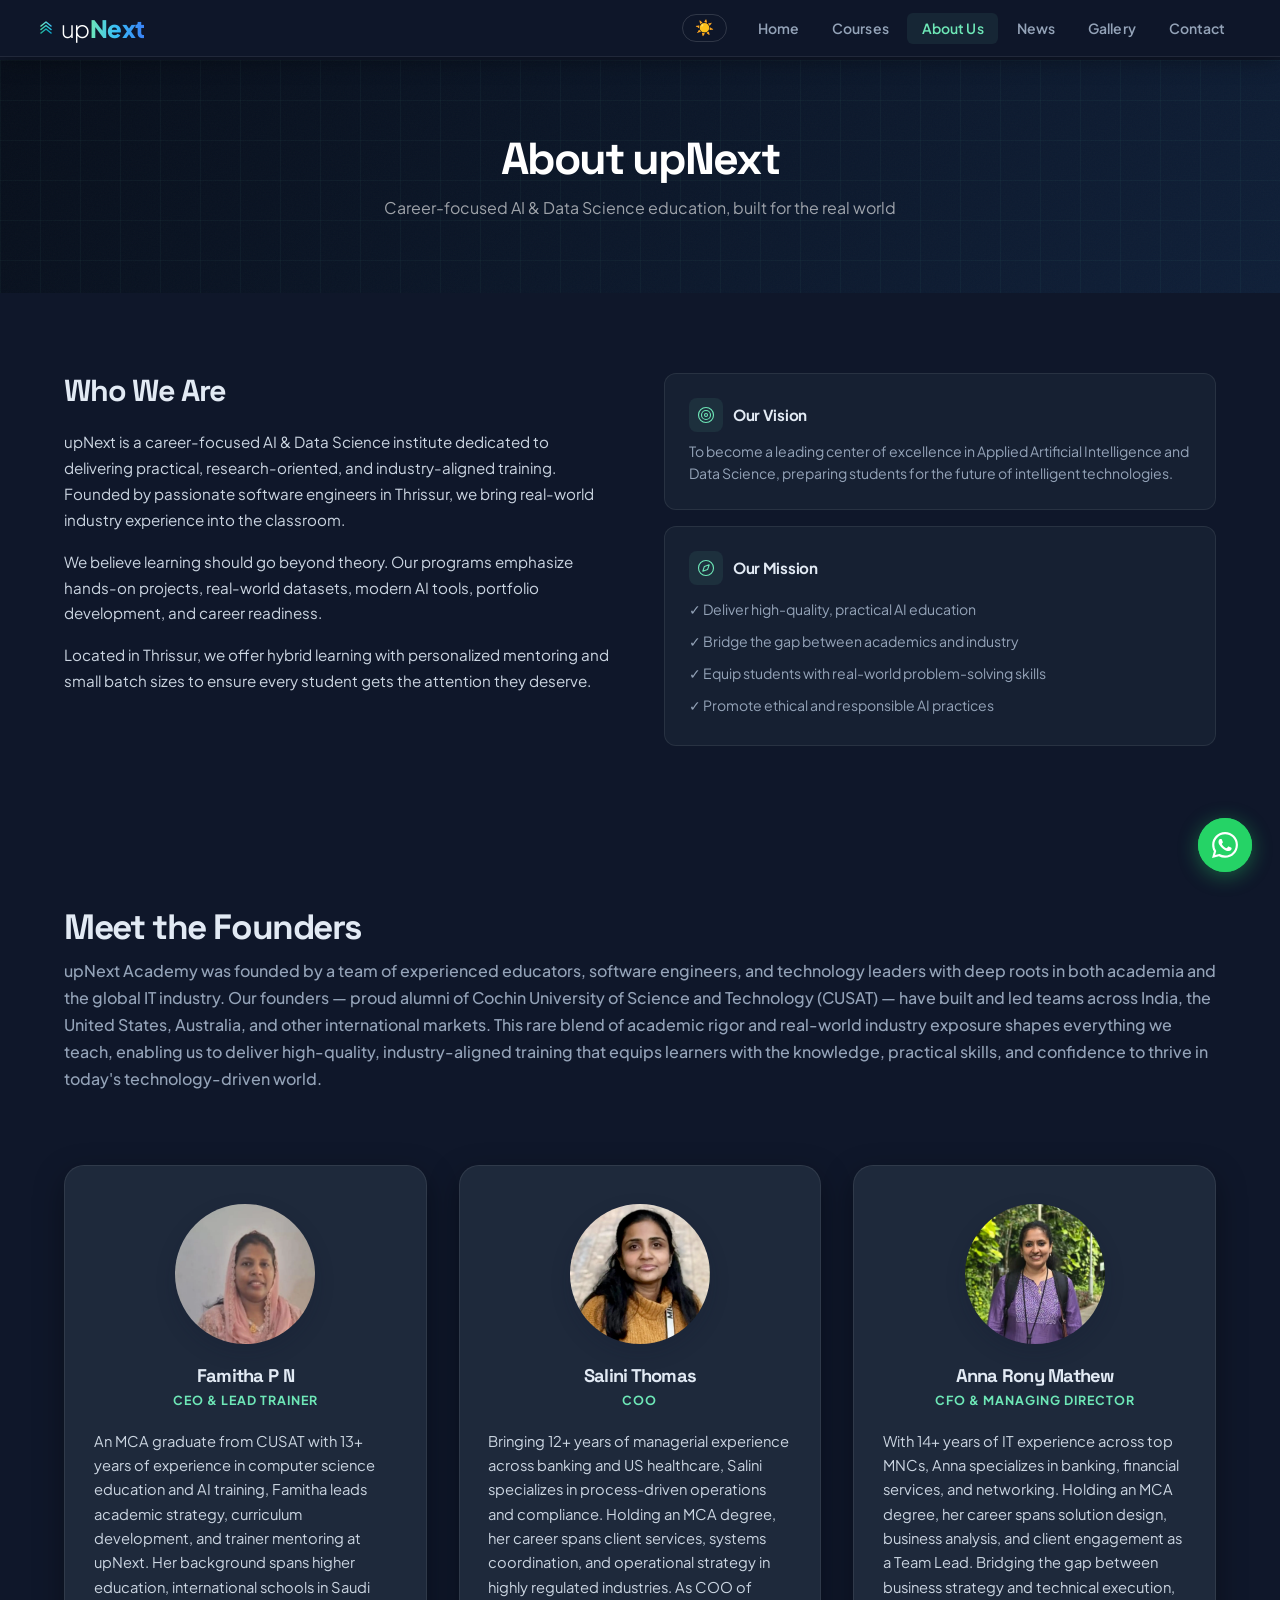
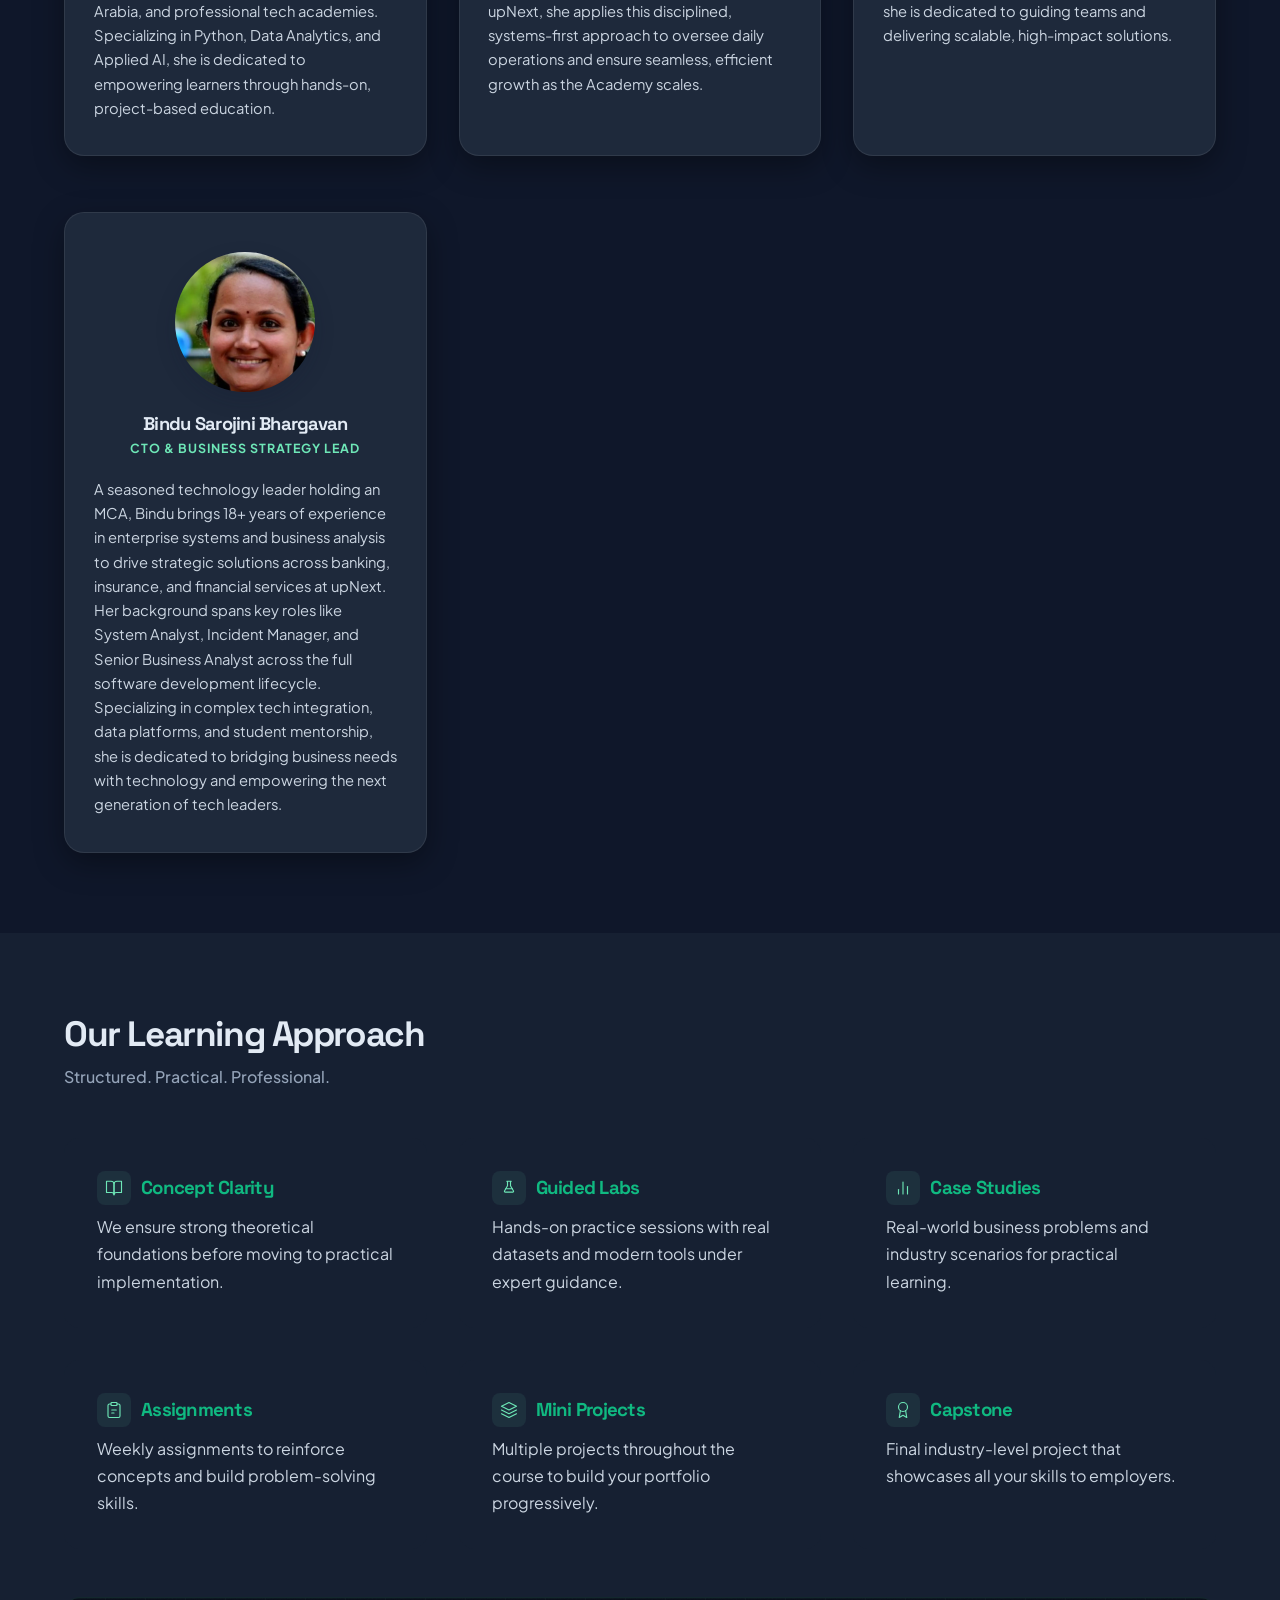
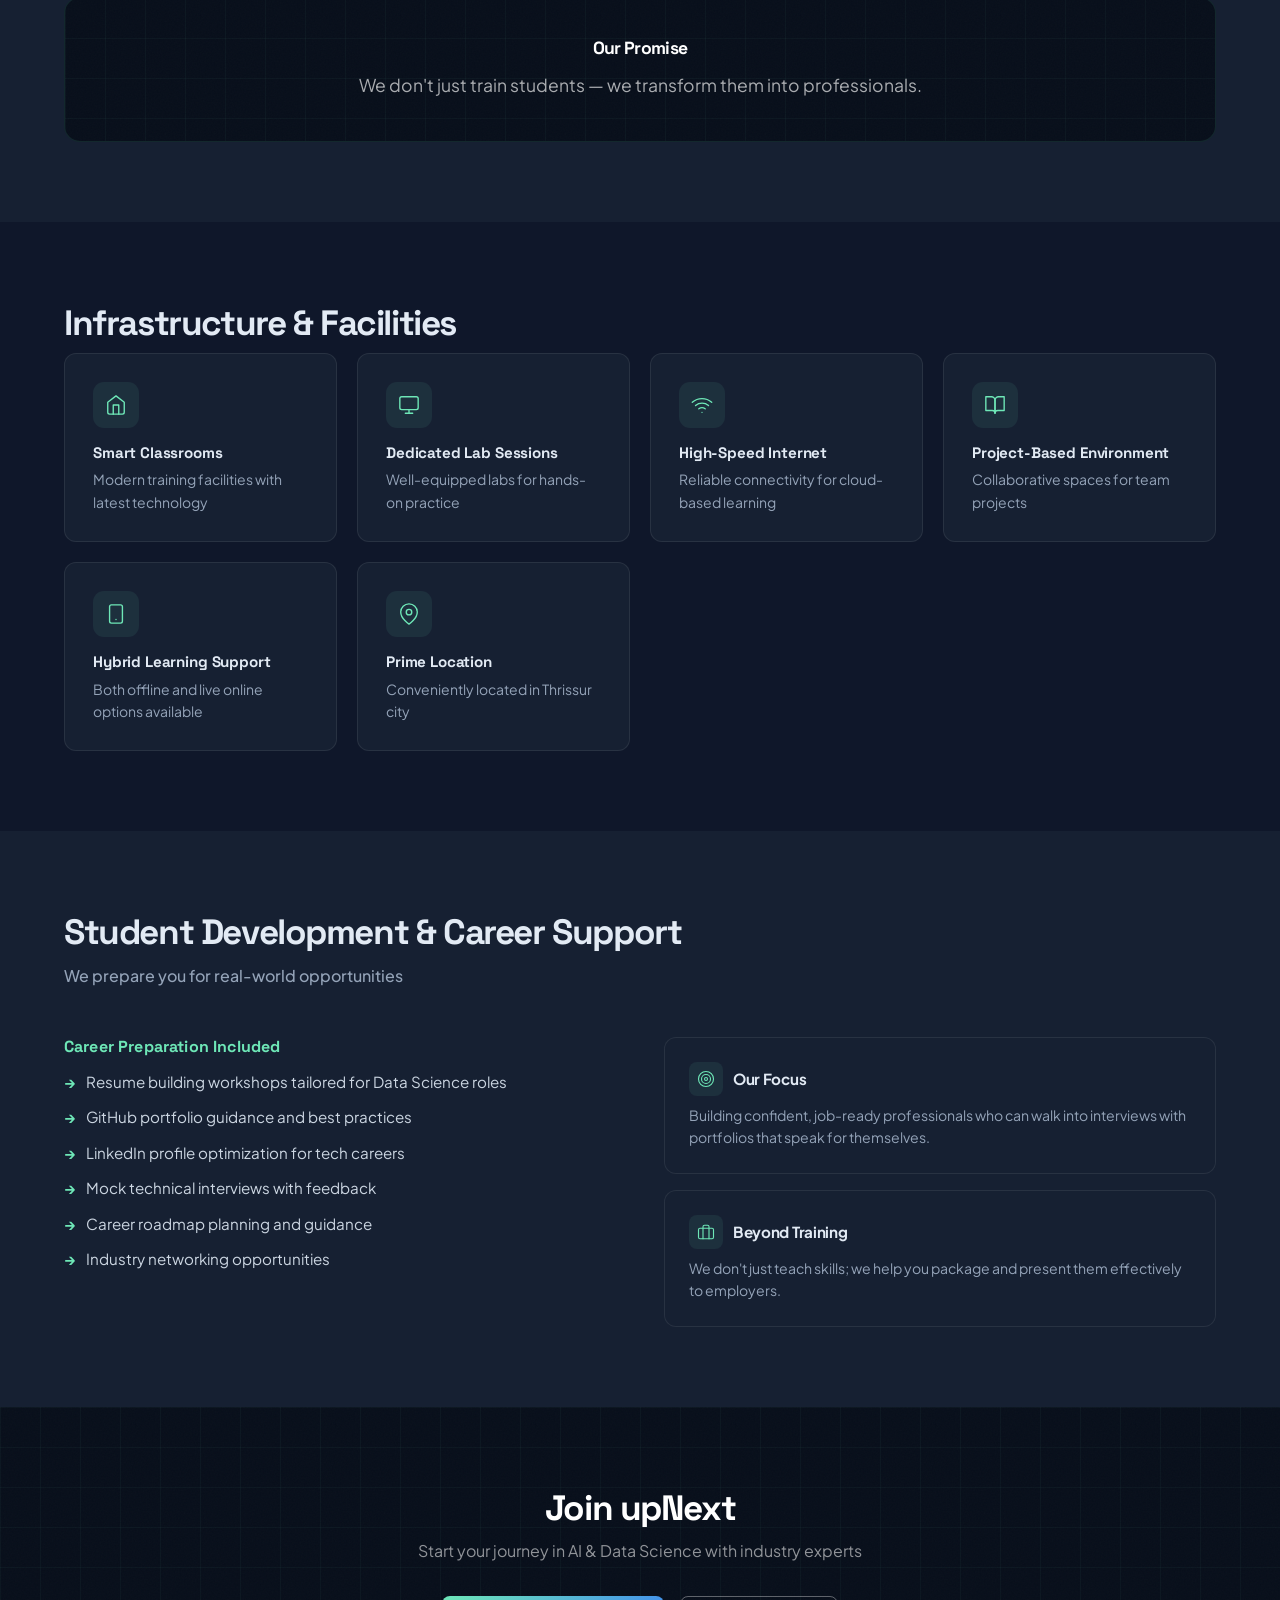
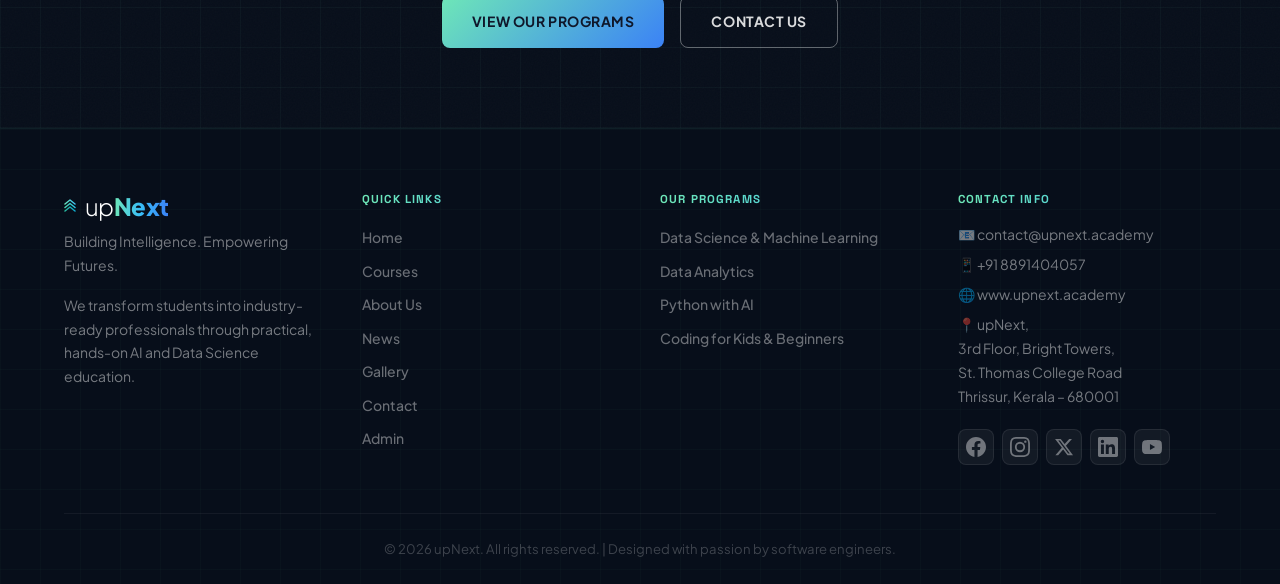
<file: about.html>
<!DOCTYPE html>
<html lang="en">
<head>
    <meta charset="UTF-8">
    <meta name="viewport" content="width=device-width, initial-scale=1.0">
    <title>About Us - upNext</title>
    <meta name="description" content="Learn about upNext's mission, vision, and commitment to quality AI and Data Science education in Thrissur.">
    <link rel="icon" type="image/svg+xml" href="images/logo.svg">
    <!-- Open Graph -->
    <meta property="og:type"        content="website">
    <meta property="og:site_name"   content="upNext">
    <meta property="og:url"         content="https://www.upnext.academy/about.html">
    <meta property="og:title"       content="About Us — upNext">
    <meta property="og:description" content="Learn about upNext's mission, vision, and commitment to quality AI and Data Science education in Thrissur.">
    <meta property="og:image"       content="https://www.upnext.academy/images/og-default.webp">
    <meta property="og:image:width"  content="1200">
    <meta property="og:image:height" content="630">
    <!-- Twitter Card -->
    <meta name="twitter:card"        content="summary_large_image">
    <meta name="twitter:site"        content="@upnextacademy">
    <meta name="twitter:title"       content="About Us — upNext">
    <meta name="twitter:description" content="Learn about upNext's mission, vision, and commitment to quality AI and Data Science education in Thrissur.">
    <meta name="twitter:image"       content="https://www.upnext.academy/images/og-default.webp">
    <!-- Canonical -->
    <link rel="canonical" href="https://www.upnext.academy/about.html">
    <meta name="robots" content="index, follow">
    <meta name="keywords" content="about upNext, AI institute Thrissur, Data Science school Kerala, upNext academy team, AI education India">
    <meta name="author" content="upNext">
    <!-- JSON-LD: AboutPage -->
    <script type="application/ld+json">
    {
      "@context": "https://schema.org",
      "@type": "AboutPage",
      "url": "https://www.upnext.academy/about.html",
      "name": "About upNext",
      "description": "Learn about upNext's mission, vision, and commitment to quality AI and Data Science education in Thrissur, Kerala.",
      "publisher": {
        "@type": "EducationalOrganization",
        "name": "upNext",
        "url": "https://www.upnext.academy",
        "logo": "https://www.upnext.academy/images/logo.svg"
      }
    }
    </script>
    <!-- Meta Pixel -->
    <script>!function(f,b,e,v,n,t,s){if(f.fbq)return;n=f.fbq=function(){n.callMethod?n.callMethod.apply(n,arguments):n.queue.push(arguments)};if(!f._fbq)f._fbq=n;n.push=n;n.loaded=!0;n.version='2.0';n.queue=[];t=b.createElement(e);t.async=!0;t.src=v;s=b.getElementsByTagName(e)[0];s.parentNode.insertBefore(t,s)}(window,document,'script','https://connect.facebook.net/en_US/fbevents.js');fbq('init','1273080377784841');fbq('track','PageView');</script>
    <noscript><img height="1" width="1" style="display:none" src="https://www.facebook.com/tr?id=1273080377784841&ev=PageView&noscript=1"/></noscript>
    <!-- End Meta Pixel -->
    <link rel="stylesheet" href="css/styles.css">
</head>
<body>
    <a href="#main-content" class="skip-link">Skip to main content</a>
    <div id="header-placeholder"></div>

    <!-- Custom cursor -->
    <div id="cursor-dot" aria-hidden="true"></div>
    <div id="cursor-ring" aria-hidden="true"></div>

    <main id="main-content">

    <!-- Page Hero -->
    <div class="hero">
        <h1>About upNext</h1>
        <p>Career-focused AI & Data Science education, built for the real world</p>
    </div>

    <!-- Who We Are -->
    <section>
        <div class="container">
            <div class="about-content">
                <div class="about-text">
                    <h2>Who We Are</h2>
                    <p>upNext is a career-focused AI & Data Science institute dedicated to delivering practical, research-oriented, and industry-aligned training. Founded by passionate software engineers in Thrissur, we bring real-world industry experience into the classroom.</p>
                    <p>We believe learning should go beyond theory. Our programs emphasize hands-on projects, real-world datasets, modern AI tools, portfolio development, and career readiness.</p>
                    <p>Located in Thrissur, we offer hybrid learning with personalized mentoring and small batch sizes to ensure every student gets the attention they deserve.</p>
                </div>

                <div class="about-highlights">
                    <div class="highlight-item glass-card">
                        <div class="highlight-header">
                            <span class="highlight-icon">
                                <svg width="18" height="18" viewBox="0 0 24 24" fill="none" stroke="currentColor" stroke-width="1.5" stroke-linecap="round" stroke-linejoin="round">
                                    <circle cx="12" cy="12" r="10"/><circle cx="12" cy="12" r="6"/><circle cx="12" cy="12" r="2"/>
                                </svg>
                            </span>
                            <h4>Our Vision</h4>
                        </div>
                        <p>To become a leading center of excellence in Applied Artificial Intelligence and Data Science, preparing students for the future of intelligent technologies.</p>
                    </div>

                    <div class="highlight-item glass-card">
                        <div class="highlight-header">
                            <span class="highlight-icon">
                                <svg width="18" height="18" viewBox="0 0 24 24" fill="none" stroke="currentColor" stroke-width="1.5" stroke-linecap="round" stroke-linejoin="round">
                                    <circle cx="12" cy="12" r="10"/><polygon points="16.24 7.76 14.12 14.12 7.76 16.24 9.88 9.88 16.24 7.76"/>
                                </svg>
                            </span>
                            <h4>Our Mission</h4>
                        </div>
                        <ul class="mission-list">
                            <li>&#10003; Deliver high-quality, practical AI education</li>
                            <li>&#10003; Bridge the gap between academics and industry</li>
                            <li>&#10003; Equip students with real-world problem-solving skills</li>
                            <li>&#10003; Promote ethical and responsible AI practices</li>
                        </ul>
                    </div>
                </div>
            </div>
        </div>
    </section>

    <!-- Meet the Founders -->
    <section>
        <div class="container">
            <h2>Meet the Founders</h2>
            <p class="section-subtitle">upNext Academy was founded by a team of experienced educators, software engineers, and technology leaders with deep roots in both academia and the global IT industry. Our founders — proud alumni of Cochin University of Science and Technology (CUSAT) — have built and led teams across India, the United States, Australia, and other international markets. This rare blend of academic rigor and real-world industry exposure shapes everything we teach, enabling us to deliver high-quality, industry-aligned training that equips learners with the knowledge, practical skills, and confidence to thrive in today's technology-driven world.</p>

            <div class="founders-grid">
                <div class="founder-card">
                    <img class="founder-avatar" src="images/founder-famitha.webp" alt="Famitha P N">
                    <h3 class="founder-name">Famitha P N</h3>
                    <p class="founder-title">CEO &amp; Lead Trainer</p>
                    <p class="founder-bio">An MCA graduate from CUSAT with 13+ years of experience in computer science education and AI training, Famitha leads academic strategy, curriculum development, and trainer mentoring at upNext. Her background spans higher education, international schools in Saudi Arabia, and professional tech academies. Specializing in Python, Data Analytics, and Applied AI, she is dedicated to empowering learners through hands-on, project-based education.</p>
                </div>

                <div class="founder-card">
                    <img class="founder-avatar" src="images/founder-salini.webp" alt="Salini Thomas">
                    <h3 class="founder-name">Salini Thomas</h3>
                    <p class="founder-title">COO</p>
                    <p class="founder-bio">Bringing 12+ years of managerial experience across banking and US healthcare, Salini specializes in process-driven operations and compliance. Holding an MCA degree, her career spans client services, systems coordination, and operational strategy in highly regulated industries. As COO of upNext, she applies this disciplined, systems-first approach to oversee daily operations and ensure seamless, efficient growth as the Academy scales.</p>
                </div>

                <div class="founder-card">
                    <img class="founder-avatar" src="images/founder-anna.webp" alt="Anna Rony Mathew">
                    <h3 class="founder-name">Anna Rony Mathew</h3>
                    <p class="founder-title">CFO &amp; Managing Director</p>
                    <p class="founder-bio">With 14+ years of IT experience across top MNCs, Anna specializes in banking, financial services, and networking. Holding an MCA degree, her career spans solution design, business analysis, and client engagement as a Team Lead. Bridging the gap between business strategy and technical execution, she is dedicated to guiding teams and delivering scalable, high-impact solutions.</p>
                </div>

                <div class="founder-card">
                    <img class="founder-avatar" src="images/founder-bindu.webp" alt="Bindu Sarojini Bhargavan">
                    <h3 class="founder-name">Bindu Sarojini Bhargavan</h3>
                    <p class="founder-title">CTO &amp; Business Strategy Lead</p>
                    <p class="founder-bio">A seasoned technology leader holding an MCA, Bindu brings 18+ years of experience in enterprise systems and business analysis to drive strategic solutions across banking, insurance, and financial services at upNext. Her background spans key roles like System Analyst, Incident Manager, and Senior Business Analyst across the full software development lifecycle. Specializing in complex tech integration, data platforms, and student mentorship, she is dedicated to bridging business needs with technology and empowering the next generation of tech leaders.</p>
                </div>
            </div>
        </div>
    </section>

    <!-- Learning Approach -->
    <section style="background: var(--light-bg);">
        <div class="container">
            <h2>Our Learning Approach</h2>
            <p class="section-subtitle">Structured. Practical. Professional.</p>

            <div class="approach-grid">
                <div class="approach-card">
                    <div class="highlight-header">
                        <span class="highlight-icon">
                            <svg width="18" height="18" viewBox="0 0 24 24" fill="none" stroke="currentColor" stroke-width="1.5" stroke-linecap="round" stroke-linejoin="round">
                                <path d="M2 3h6a4 4 0 0 1 4 4v14a3 3 0 0 0-3-3H2z"/><path d="M22 3h-6a4 4 0 0 0-4 4v14a3 3 0 0 1 3-3h7z"/>
                            </svg>
                        </span>
                        <h3>Concept Clarity</h3>
                    </div>
                    <p>We ensure strong theoretical foundations before moving to practical implementation.</p>
                </div>

                <div class="approach-card">
                    <div class="highlight-header">
                        <span class="highlight-icon">
                            <svg width="18" height="18" viewBox="0 0 24 24" fill="none" stroke="currentColor" stroke-width="1.5" stroke-linecap="round" stroke-linejoin="round">
                                <path d="M9 3h6m-5 0v6l-4 7a1 1 0 0 0 .89 1.45h10.22A1 1 0 0 0 18 16l-4-7V3"/><line x1="7.5" y1="13" x2="16.5" y2="13"/>
                            </svg>
                        </span>
                        <h3>Guided Labs</h3>
                    </div>
                    <p>Hands-on practice sessions with real datasets and modern tools under expert guidance.</p>
                </div>

                <div class="approach-card">
                    <div class="highlight-header">
                        <span class="highlight-icon">
                            <svg width="18" height="18" viewBox="0 0 24 24" fill="none" stroke="currentColor" stroke-width="1.5" stroke-linecap="round" stroke-linejoin="round">
                                <line x1="18" y1="20" x2="18" y2="10"/><line x1="12" y1="20" x2="12" y2="4"/><line x1="6" y1="20" x2="6" y2="14"/>
                            </svg>
                        </span>
                        <h3>Case Studies</h3>
                    </div>
                    <p>Real-world business problems and industry scenarios for practical learning.</p>
                </div>

                <div class="approach-card">
                    <div class="highlight-header">
                        <span class="highlight-icon">
                            <svg width="18" height="18" viewBox="0 0 24 24" fill="none" stroke="currentColor" stroke-width="1.5" stroke-linecap="round" stroke-linejoin="round">
                                <path d="M16 4h2a2 2 0 0 1 2 2v14a2 2 0 0 1-2 2H6a2 2 0 0 1-2-2V6a2 2 0 0 1 2-2h2"/><rect x="8" y="2" width="8" height="4" rx="1" ry="1"/><line x1="9" y1="12" x2="15" y2="12"/><line x1="9" y1="16" x2="12" y2="16"/>
                            </svg>
                        </span>
                        <h3>Assignments</h3>
                    </div>
                    <p>Weekly assignments to reinforce concepts and build problem-solving skills.</p>
                </div>

                <div class="approach-card">
                    <div class="highlight-header">
                        <span class="highlight-icon">
                            <svg width="18" height="18" viewBox="0 0 24 24" fill="none" stroke="currentColor" stroke-width="1.5" stroke-linecap="round" stroke-linejoin="round">
                                <polygon points="12 2 2 7 12 12 22 7 12 2"/><polyline points="2 17 12 22 22 17"/><polyline points="2 12 12 17 22 12"/>
                            </svg>
                        </span>
                        <h3>Mini Projects</h3>
                    </div>
                    <p>Multiple projects throughout the course to build your portfolio progressively.</p>
                </div>

                <div class="approach-card">
                    <div class="highlight-header">
                        <span class="highlight-icon">
                            <svg width="18" height="18" viewBox="0 0 24 24" fill="none" stroke="currentColor" stroke-width="1.5" stroke-linecap="round" stroke-linejoin="round">
                                <circle cx="12" cy="8" r="6"/><path d="M15.477 12.89L17 22l-5-3-5 3 1.523-9.11"/>
                            </svg>
                        </span>
                        <h3>Capstone</h3>
                    </div>
                    <p>Final industry-level project that showcases all your skills to employers.</p>
                </div>
            </div>

            <div class="promise-banner">
                <h3>Our Promise</h3>
                <p>We don't just train students — we transform them into professionals.</p>
            </div>
        </div>
    </section>

    <!-- Infrastructure -->
    <section>
        <div class="container">
            <h2>Infrastructure & Facilities</h2>
            <div class="features-grid">
                <div class="feature-card">
                    <span class="feature-icon">
                        <svg width="22" height="22" viewBox="0 0 24 24" fill="none" stroke="currentColor" stroke-width="1.5" stroke-linecap="round" stroke-linejoin="round">
                            <path d="M3 9l9-7 9 7v11a2 2 0 0 1-2 2H5a2 2 0 0 1-2-2z"/><polyline points="9 22 9 12 15 12 15 22"/>
                        </svg>
                    </span>
                    <h3>Smart Classrooms</h3>
                    <p>Modern training facilities with latest technology</p>
                </div>

                <div class="feature-card">
                    <span class="feature-icon">
                        <svg width="22" height="22" viewBox="0 0 24 24" fill="none" stroke="currentColor" stroke-width="1.5" stroke-linecap="round" stroke-linejoin="round">
                            <rect x="2" y="3" width="20" height="14" rx="2"/><line x1="8" y1="21" x2="16" y2="21"/><line x1="12" y1="17" x2="12" y2="21"/>
                        </svg>
                    </span>
                    <h3>Dedicated Lab Sessions</h3>
                    <p>Well-equipped labs for hands-on practice</p>
                </div>

                <div class="feature-card">
                    <span class="feature-icon">
                        <svg width="22" height="22" viewBox="0 0 24 24" fill="none" stroke="currentColor" stroke-width="1.5" stroke-linecap="round" stroke-linejoin="round">
                            <path d="M5 12.55a11 11 0 0 1 14.08 0"/><path d="M1.42 9a16 16 0 0 1 21.16 0"/><path d="M8.53 16.11a6 6 0 0 1 6.95 0"/><line x1="12" y1="20" x2="12.01" y2="20"/>
                        </svg>
                    </span>
                    <h3>High-Speed Internet</h3>
                    <p>Reliable connectivity for cloud-based learning</p>
                </div>

                <div class="feature-card">
                    <span class="feature-icon">
                        <svg width="22" height="22" viewBox="0 0 24 24" fill="none" stroke="currentColor" stroke-width="1.5" stroke-linecap="round" stroke-linejoin="round">
                            <path d="M2 3h6a4 4 0 0 1 4 4v14a3 3 0 0 0-3-3H2z"/><path d="M22 3h-6a4 4 0 0 0-4 4v14a3 3 0 0 1 3-3h7z"/>
                        </svg>
                    </span>
                    <h3>Project-Based Environment</h3>
                    <p>Collaborative spaces for team projects</p>
                </div>

                <div class="feature-card">
                    <span class="feature-icon">
                        <svg width="22" height="22" viewBox="0 0 24 24" fill="none" stroke="currentColor" stroke-width="1.5" stroke-linecap="round" stroke-linejoin="round">
                            <rect x="5" y="2" width="14" height="20" rx="2" ry="2"/><line x1="12" y1="18" x2="12.01" y2="18"/>
                        </svg>
                    </span>
                    <h3>Hybrid Learning Support</h3>
                    <p>Both offline and live online options available</p>
                </div>

                <div class="feature-card">
                    <span class="feature-icon">
                        <svg width="22" height="22" viewBox="0 0 24 24" fill="none" stroke="currentColor" stroke-width="1.5" stroke-linecap="round" stroke-linejoin="round">
                            <path d="M21 10c0 7-9 13-9 13s-9-6-9-13a9 9 0 0 1 18 0z"/><circle cx="12" cy="10" r="3"/>
                        </svg>
                    </span>
                    <h3>Prime Location</h3>
                    <p>Conveniently located in Thrissur city</p>
                </div>
            </div>
        </div>
    </section>

    <!-- Student Development -->
    <section style="background: var(--light-bg);">
        <div class="container">
            <h2>Student Development & Career Support</h2>
            <p class="section-subtitle">We prepare you for real-world opportunities</p>

            <div class="about-content">
                <div class="about-text">
                    <h3>Career Preparation Included</h3>
                    <ul>
                        <li>Resume building workshops tailored for Data Science roles</li>
                        <li>GitHub portfolio guidance and best practices</li>
                        <li>LinkedIn profile optimization for tech careers</li>
                        <li>Mock technical interviews with feedback</li>
                        <li>Career roadmap planning and guidance</li>
                        <li>Industry networking opportunities</li>
                    </ul>
                </div>

                <div class="about-highlights">
                    <div class="highlight-item glass-card">
                        <div class="highlight-header">
                            <span class="highlight-icon">
                                <svg width="18" height="18" viewBox="0 0 24 24" fill="none" stroke="currentColor" stroke-width="1.5" stroke-linecap="round" stroke-linejoin="round">
                                    <circle cx="12" cy="12" r="10"/><circle cx="12" cy="12" r="6"/><circle cx="12" cy="12" r="2"/>
                                </svg>
                            </span>
                            <h4>Our Focus</h4>
                        </div>
                        <p>Building confident, job-ready professionals who can walk into interviews with portfolios that speak for themselves.</p>
                    </div>

                    <div class="highlight-item glass-card">
                        <div class="highlight-header">
                            <span class="highlight-icon">
                                <svg width="18" height="18" viewBox="0 0 24 24" fill="none" stroke="currentColor" stroke-width="1.5" stroke-linecap="round" stroke-linejoin="round">
                                    <rect x="2" y="7" width="20" height="14" rx="2" ry="2"/><path d="M16 21V5a2 2 0 0 0-2-2h-4a2 2 0 0 0-2 2v16"/>
                                </svg>
                            </span>
                            <h4>Beyond Training</h4>
                        </div>
                        <p>We don't just teach skills; we help you package and present them effectively to employers.</p>
                    </div>
                </div>
            </div>
        </div>
    </section>

    <!-- CTA -->
    <section class="section-dark-cta">
        <div class="container">
            <h2>Join upNext</h2>
            <p class="cta-desc">Start your journey in AI & Data Science with industry experts</p>
            <div class="cta-flex">
                <a href="courses.html" class="cta-button">View Our Programs</a>
                <a href="contact.html" class="cta-button cta-outline">Contact Us</a>
            </div>
        </div>
    </section>

    </main>

    <div id="footer-placeholder"></div>
    <script src="js/main.js"></script>
</body>
</html>
</file>
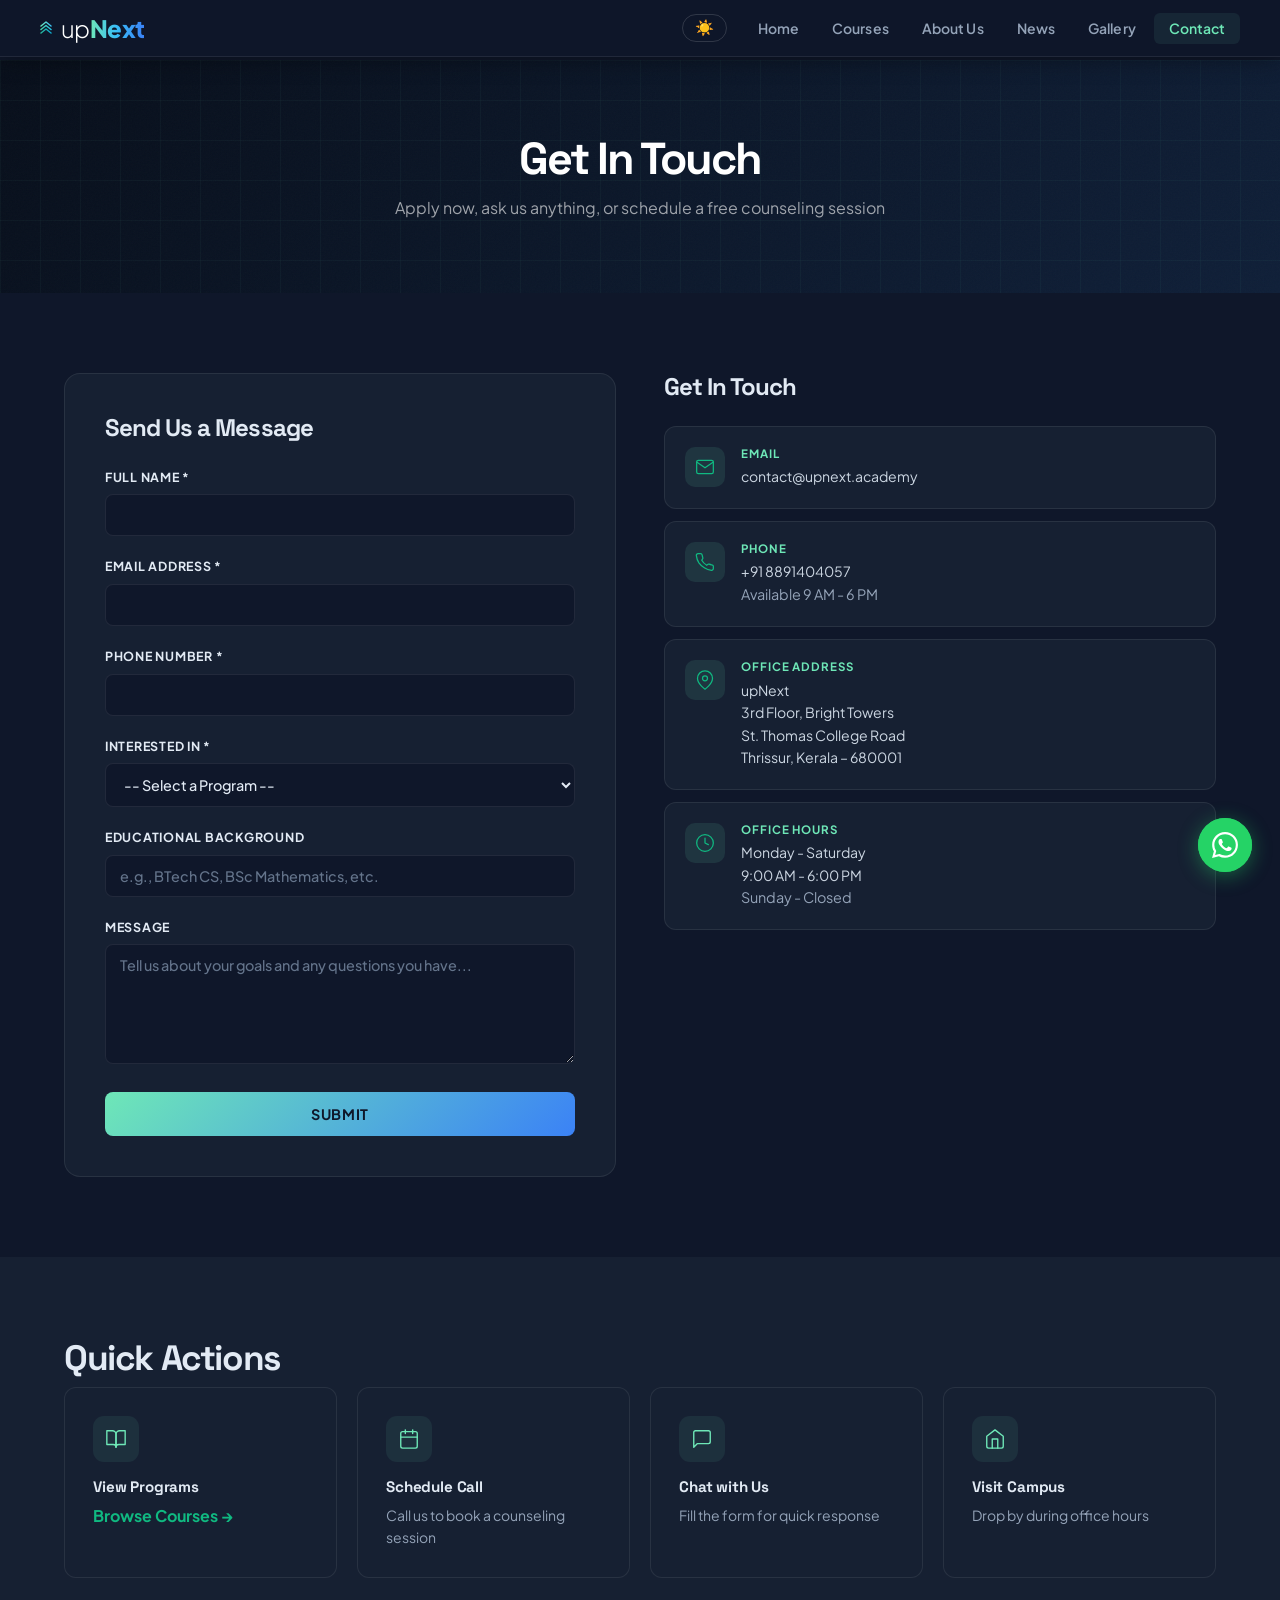
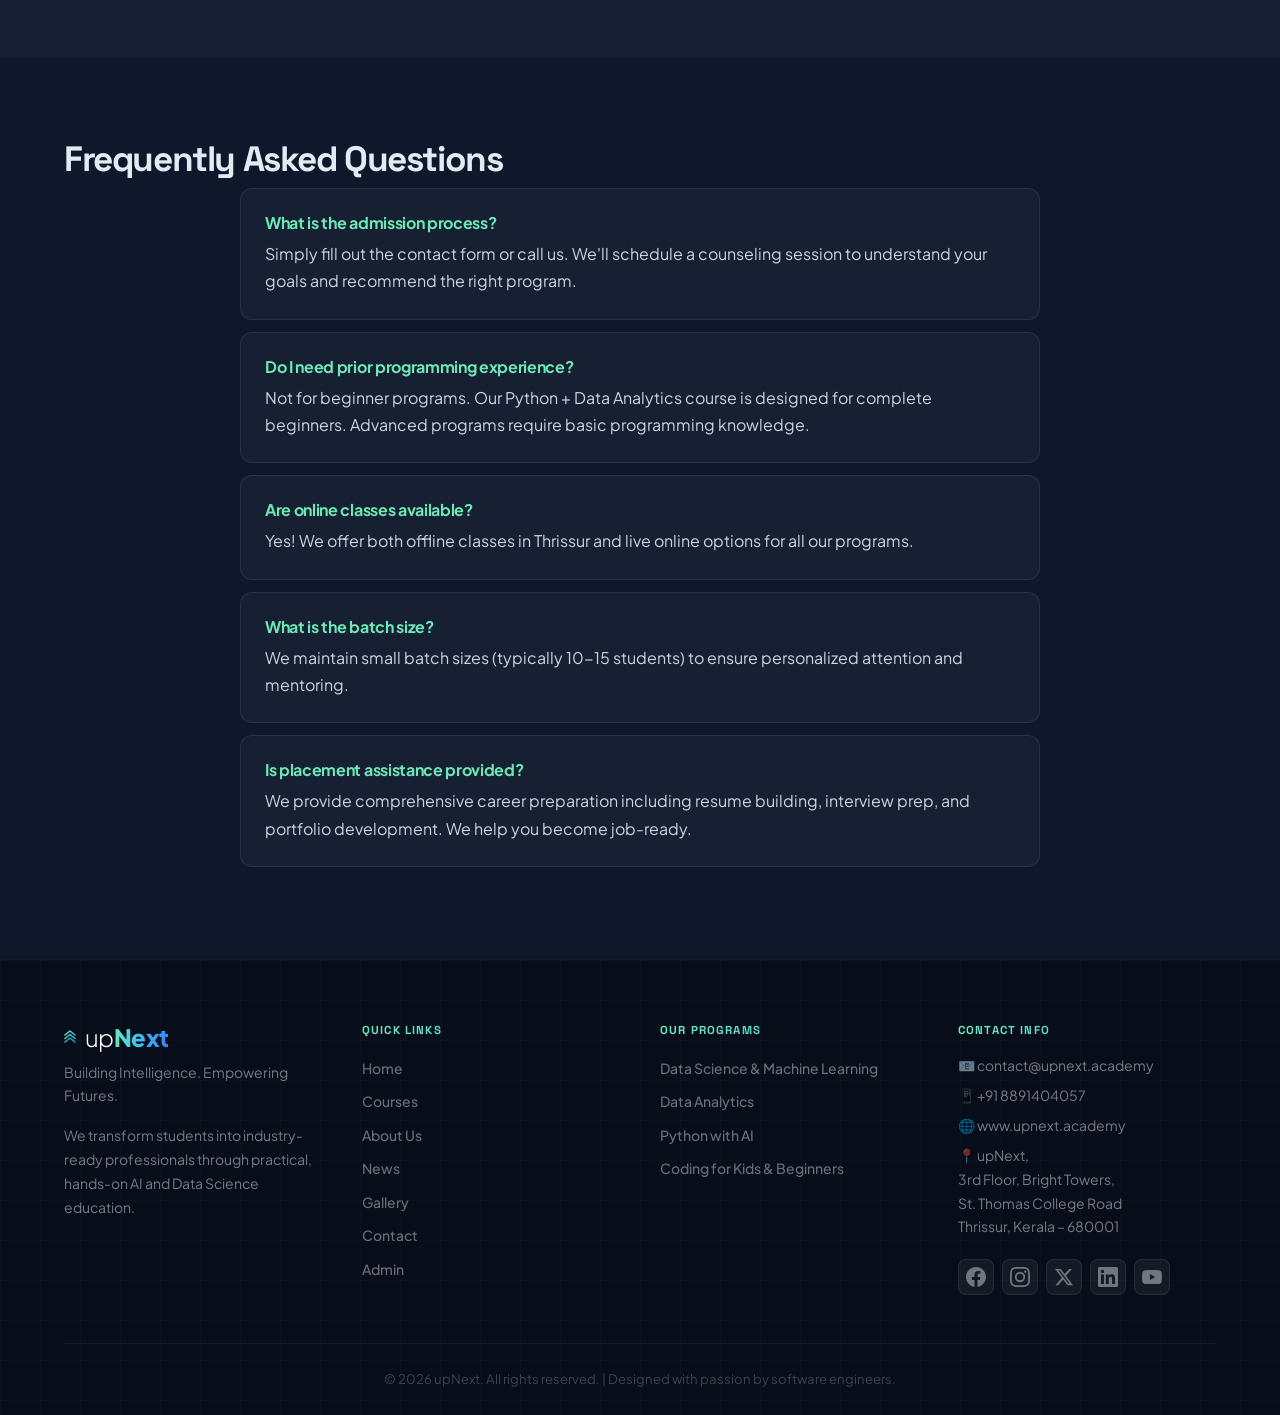
<file: contact.html>
<!DOCTYPE html>
<html lang="en">
<head>
    <meta charset="UTF-8">
    <meta name="viewport" content="width=device-width, initial-scale=1.0">
    <title>Contact Us - upNext</title>
    <meta name="description" content="Get in touch with upNext. Apply now or schedule a counseling session.">
    <link rel="icon" type="image/svg+xml" href="images/logo.svg">
    <!-- Open Graph -->
    <meta property="og:type"        content="website">
    <meta property="og:site_name"   content="upNext">
    <meta property="og:url"         content="https://www.upnext.academy/contact.html">
    <meta property="og:title"       content="Contact Us — upNext">
    <meta property="og:description" content="Get in touch with upNext. Apply now or schedule a counseling session.">
    <meta property="og:image"       content="https://www.upnext.academy/images/og-default.webp">
    <meta property="og:image:width"  content="1200">
    <meta property="og:image:height" content="630">
    <!-- Twitter Card -->
    <meta name="twitter:card"        content="summary_large_image">
    <meta name="twitter:site"        content="@upnextacademy">
    <meta name="twitter:title"       content="Contact Us — upNext">
    <meta name="twitter:description" content="Get in touch with upNext. Apply now or schedule a counseling session.">
    <meta name="twitter:image"       content="https://www.upnext.academy/images/og-default.webp">
    <!-- Canonical -->
    <link rel="canonical" href="https://www.upnext.academy/contact.html">
    <meta name="robots" content="index, follow">
    <meta name="keywords" content="contact upNext, AI course admission Thrissur, upNext academy address, enroll Data Science Kerala">
    <meta name="author" content="upNext">
    <!-- JSON-LD: ContactPage + LocalBusiness -->
    <script type="application/ld+json">
    {
      "@context": "https://schema.org",
      "@graph": [
        {
          "@type": "ContactPage",
          "url": "https://www.upnext.academy/contact.html",
          "name": "Contact upNext",
          "description": "Get in touch with upNext. Apply now or schedule a counseling session for AI and Data Science courses."
        },
        {
          "@type": "LocalBusiness",
          "name": "upNext",
          "url": "https://www.upnext.academy",
          "telephone": "+91-8891404057",
          "email": "contact@upnext.academy",
          "address": {
            "@type": "PostalAddress",
            "streetAddress": "3rd Floor, Bright Towers, St. Thomas College Road",
            "addressLocality": "Thrissur",
            "addressRegion": "Kerala",
            "postalCode": "680001",
            "addressCountry": "IN"
          },
          "geo": {
            "@type": "GeoCoordinates",
            "latitude": "10.5276",
            "longitude": "76.2144"
          },
          "openingHoursSpecification": {
            "@type": "OpeningHoursSpecification",
            "dayOfWeek": ["Monday","Tuesday","Wednesday","Thursday","Friday","Saturday"],
            "opens": "09:00",
            "closes": "18:00"
          }
        }
      ]
    }
    </script>
    <!-- Meta Pixel -->
    <script>!function(f,b,e,v,n,t,s){if(f.fbq)return;n=f.fbq=function(){n.callMethod?n.callMethod.apply(n,arguments):n.queue.push(arguments)};if(!f._fbq)f._fbq=n;n.push=n;n.loaded=!0;n.version='2.0';n.queue=[];t=b.createElement(e);t.async=!0;t.src=v;s=b.getElementsByTagName(e)[0];s.parentNode.insertBefore(t,s)}(window,document,'script','https://connect.facebook.net/en_US/fbevents.js');fbq('init','1273080377784841');fbq('track','PageView');</script>
    <noscript><img height="1" width="1" style="display:none" src="https://www.facebook.com/tr?id=1273080377784841&ev=PageView&noscript=1"/></noscript>
    <!-- End Meta Pixel -->
    <link rel="stylesheet" href="css/styles.css">
</head>
<body>
    <a href="#main-content" class="skip-link">Skip to main content</a>
    <!-- Header Placeholder -->
    <div id="header-placeholder"></div>

    <!-- Custom cursor -->
    <div id="cursor-dot" aria-hidden="true"></div>
    <div id="cursor-ring" aria-hidden="true"></div>

    <main id="main-content">
    <!-- Page Hero -->
    <div class="hero">
        <h1>Get In Touch</h1>
        <p>Apply now, ask us anything, or schedule a free counseling session</p>
    </div>

    <!-- Contact Section -->
    <section>
        <div class="container">
            <div class="contact-content">
                <div class="contact-form">
                    <h2>Send Us a Message</h2>
                    <form id="contactForm" name="contact" data-netlify="true">
                        <input type="hidden" name="form-name" value="contact">

                        <div class="form-group">
                            <label for="name">Full Name *</label>
                            <input type="text" id="name" name="name" required>
                        </div>

                        <div class="form-group">
                            <label for="email">Email Address *</label>
                            <input type="email" id="email" name="email" required>
                        </div>

                        <div class="form-group">
                            <label for="phone">Phone Number *</label>
                            <input type="tel" id="phone" name="phone" required>
                        </div>

                        <div class="form-group">
                            <label for="course">Interested In *</label>
                            <select id="course" name="interested_in" required>
                                <option value="">-- Select a Program --</option>
                                <option value="Data Science &amp; Machine Learning (6 Months)">Data Science &amp; Machine Learning (6 Months)</option>
                                <option value="Data Analytics (3 Months)">Data Analytics (3 Months)</option>
                                <option value="Python with AI (2 Months)">Python with AI (2 Months)</option>
                                <option value="Coding for Kids &amp; Beginners">Coding for Kids &amp; Beginners</option>
                                <option value="General Inquiry">General Inquiry</option>
                            </select>
                        </div>

                        <div class="form-group">
                            <label for="background">Educational Background</label>
                            <input type="text" id="background" name="educational_background" placeholder="e.g., BTech CS, BSc Mathematics, etc.">
                        </div>

                        <div class="form-group">
                            <label for="message">Message</label>
                            <textarea id="message" name="message" placeholder="Tell us about your goals and any questions you have..."></textarea>
                        </div>

                        <button type="submit" class="submit-btn" id="contactSubmitBtn">Submit</button>
                    </form>
                    <div id="contactSuccess" hidden style="text-align:center; padding: 2rem 0;">
                        <p style="font-size: 1.2rem; font-weight: 600; color: var(--emerald-deep); margin-bottom: 0.5rem;">Message Sent!</p>
                        <p style="color: var(--text-light);">Thank you for reaching out. We'll get back to you within 24 hours.</p>
                    </div>
                </div>

                <div class="contact-info">
                    <h2>Get In Touch</h2>

                    <div class="contact-item">
                        <div class="contact-icon">
                            <svg width="20" height="20" viewBox="0 0 24 24" fill="none" stroke="currentColor" stroke-width="1.5" stroke-linecap="round" stroke-linejoin="round">
                                <path d="M4 4h16c1.1 0 2 .9 2 2v12c0 1.1-.9 2-2 2H4c-1.1 0-2-.9-2-2V6c0-1.1.9-2 2-2z"/><polyline points="22,6 12,13 2,6"/>
                            </svg>
                        </div>
                        <div>
                            <h4>Email</h4>
                            <p>contact@upnext.academy</p>
                        </div>
                    </div>

                    <div class="contact-item">
                        <div class="contact-icon">
                            <svg width="20" height="20" viewBox="0 0 24 24" fill="none" stroke="currentColor" stroke-width="1.5" stroke-linecap="round" stroke-linejoin="round">
                                <path d="M22 16.92v3a2 2 0 0 1-2.18 2 19.79 19.79 0 0 1-8.63-3.07A19.5 19.5 0 0 1 4.69 13a19.79 19.79 0 0 1-3.07-8.67A2 2 0 0 1 3.62 2h3a2 2 0 0 1 2 1.72 12.84 12.84 0 0 0 .7 2.81 2 2 0 0 1-.45 2.11L8.09 9.91a16 16 0 0 0 6 6l.82-.82a2 2 0 0 1 2.11-.45 12.84 12.84 0 0 0 2.81.7A2 2 0 0 1 22 17.2z"/>
                            </svg>
                        </div>
                        <div>
                            <h4>Phone</h4>
                            <p>+91 8891404057</p>
                            <p style="font-size: 0.9rem; color: var(--text-light);">Available 9 AM - 6 PM</p>
                        </div>
                    </div>

                    <div class="contact-item">
                        <div class="contact-icon">
                            <svg width="20" height="20" viewBox="0 0 24 24" fill="none" stroke="currentColor" stroke-width="1.5" stroke-linecap="round" stroke-linejoin="round">
                                <path d="M21 10c0 7-9 13-9 13s-9-6-9-13a9 9 0 0 1 18 0z"/><circle cx="12" cy="10" r="3"/>
                            </svg>
                        </div>
                        <div>
                            <h4>Office Address</h4>
                            <p>upNext<br>
                            3rd Floor, Bright Towers<br>
                            St. Thomas College Road<br>
                            Thrissur, Kerala – 680001</p>
                        </div>
                    </div>

                    <div class="contact-item">
                        <div class="contact-icon">
                            <svg width="20" height="20" viewBox="0 0 24 24" fill="none" stroke="currentColor" stroke-width="1.5" stroke-linecap="round" stroke-linejoin="round">
                                <circle cx="12" cy="12" r="10"/><polyline points="12 6 12 12 16 14"/>
                            </svg>
                        </div>
                        <div>
                            <h4>Office Hours</h4>
                            <p>Monday - Saturday<br>9:00 AM - 6:00 PM</p>
                            <p style="font-size: 0.9rem; color: var(--text-light);">Sunday - Closed</p>
                        </div>
                    </div>
                </div>
            </div>
        </div>
    </section>

    <!-- Quick Actions -->
    <section style="background: var(--light-bg);">
        <div class="container">
            <h2>Quick Actions</h2>
            <div class="features-grid" style="grid-template-columns: repeat(auto-fit, minmax(200px, 1fr));">
                <div class="feature-card">
                    <span class="feature-icon">
                        <svg width="22" height="22" viewBox="0 0 24 24" fill="none" stroke="currentColor" stroke-width="1.5" stroke-linecap="round" stroke-linejoin="round">
                            <path d="M2 3h6a4 4 0 0 1 4 4v14a3 3 0 0 0-3-3H2z"/><path d="M22 3h-6a4 4 0 0 0-4 4v14a3 3 0 0 1 3-3h7z"/>
                        </svg>
                    </span>
                    <h3>View Programs</h3>
                    <a href="courses.html" style="color: var(--emerald-deep); text-decoration: none; font-weight: bold;">Browse Courses &rarr;</a>
                </div>

                <div class="feature-card">
                    <span class="feature-icon">
                        <svg width="22" height="22" viewBox="0 0 24 24" fill="none" stroke="currentColor" stroke-width="1.5" stroke-linecap="round" stroke-linejoin="round">
                            <rect x="3" y="4" width="18" height="18" rx="2" ry="2"/><line x1="16" y1="2" x2="16" y2="6"/><line x1="8" y1="2" x2="8" y2="6"/><line x1="3" y1="10" x2="21" y2="10"/>
                        </svg>
                    </span>
                    <h3>Schedule Call</h3>
                    <p style="margin-top: 0.5rem;">Call us to book a counseling session</p>
                </div>

                <div class="feature-card">
                    <span class="feature-icon">
                        <svg width="22" height="22" viewBox="0 0 24 24" fill="none" stroke="currentColor" stroke-width="1.5" stroke-linecap="round" stroke-linejoin="round">
                            <path d="M21 15a2 2 0 0 1-2 2H7l-4 4V5a2 2 0 0 1 2-2h14a2 2 0 0 1 2 2z"/>
                        </svg>
                    </span>
                    <h3>Chat with Us</h3>
                    <p style="margin-top: 0.5rem;">Fill the form for quick response</p>
                </div>

                <div class="feature-card">
                    <span class="feature-icon">
                        <svg width="22" height="22" viewBox="0 0 24 24" fill="none" stroke="currentColor" stroke-width="1.5" stroke-linecap="round" stroke-linejoin="round">
                            <path d="M3 9l9-7 9 7v11a2 2 0 0 1-2 2H5a2 2 0 0 1-2-2z"/><polyline points="9 22 9 12 15 12 15 22"/>
                        </svg>
                    </span>
                    <h3>Visit Campus</h3>
                    <p style="margin-top: 0.5rem;">Drop by during office hours</p>
                </div>
            </div>
        </div>
    </section>

    <!-- FAQ Section -->
    <section>
        <div class="container">
            <h2>Frequently Asked Questions</h2>
            <div style="max-width: 800px; margin: 0 auto;">
                <div class="faq-item">
                    <h4>What is the admission process?</h4>
                    <p>Simply fill out the contact form or call us. We'll schedule a counseling session to understand your goals and recommend the right program.</p>
                </div>

                <div class="faq-item">
                    <h4>Do I need prior programming experience?</h4>
                    <p>Not for beginner programs. Our Python + Data Analytics course is designed for complete beginners. Advanced programs require basic programming knowledge.</p>
                </div>

                <div class="faq-item">
                    <h4>Are online classes available?</h4>
                    <p>Yes! We offer both offline classes in Thrissur and live online options for all our programs.</p>
                </div>

                <div class="faq-item">
                    <h4>What is the batch size?</h4>
                    <p>We maintain small batch sizes (typically 10-15 students) to ensure personalized attention and mentoring.</p>
                </div>

                <div class="faq-item">
                    <h4>Is placement assistance provided?</h4>
                    <p>We provide comprehensive career preparation including resume building, interview prep, and portfolio development. We help you become job-ready.</p>
                </div>
            </div>
        </div>
    </section>

    </main>

    <!-- Footer Placeholder -->
    <div id="footer-placeholder"></div>

    <!-- Scripts -->
    <script src="js/main.js"></script>
    <script>
        document.addEventListener('DOMContentLoaded', () => {
            const form       = document.getElementById('contactForm');
            const submitBtn  = document.getElementById('contactSubmitBtn');
            const successDiv = document.getElementById('contactSuccess');

            form.addEventListener('submit', e => {
                e.preventDefault();
                if (!form.checkValidity()) { form.reportValidity(); return; }

                submitBtn.disabled = true;
                submitBtn.textContent = 'Submitting…';

                fetch('/', {
                    method: 'POST',
                    headers: { 'Content-Type': 'application/x-www-form-urlencoded' },
                    body: new URLSearchParams(new FormData(form)).toString()
                })
                .then(() => {
                    form.style.display = 'none';
                    successDiv.hidden = false;
                })
                .catch(() => {
                    submitBtn.disabled = false;
                    submitBtn.textContent = 'Submit';
                    alert('Submission failed. Please try again.');
                });
            });

            // Pre-select course if coming from URL parameter
            const urlParams = new URLSearchParams(window.location.search);
            const courseParam = urlParams.get('course') || urlParams.get('type');
            if (courseParam) {
                const courseSelect = document.getElementById('course');
                if (courseSelect) courseSelect.value = courseParam;
            }
        });
    </script>
</body>
</html>
</file>
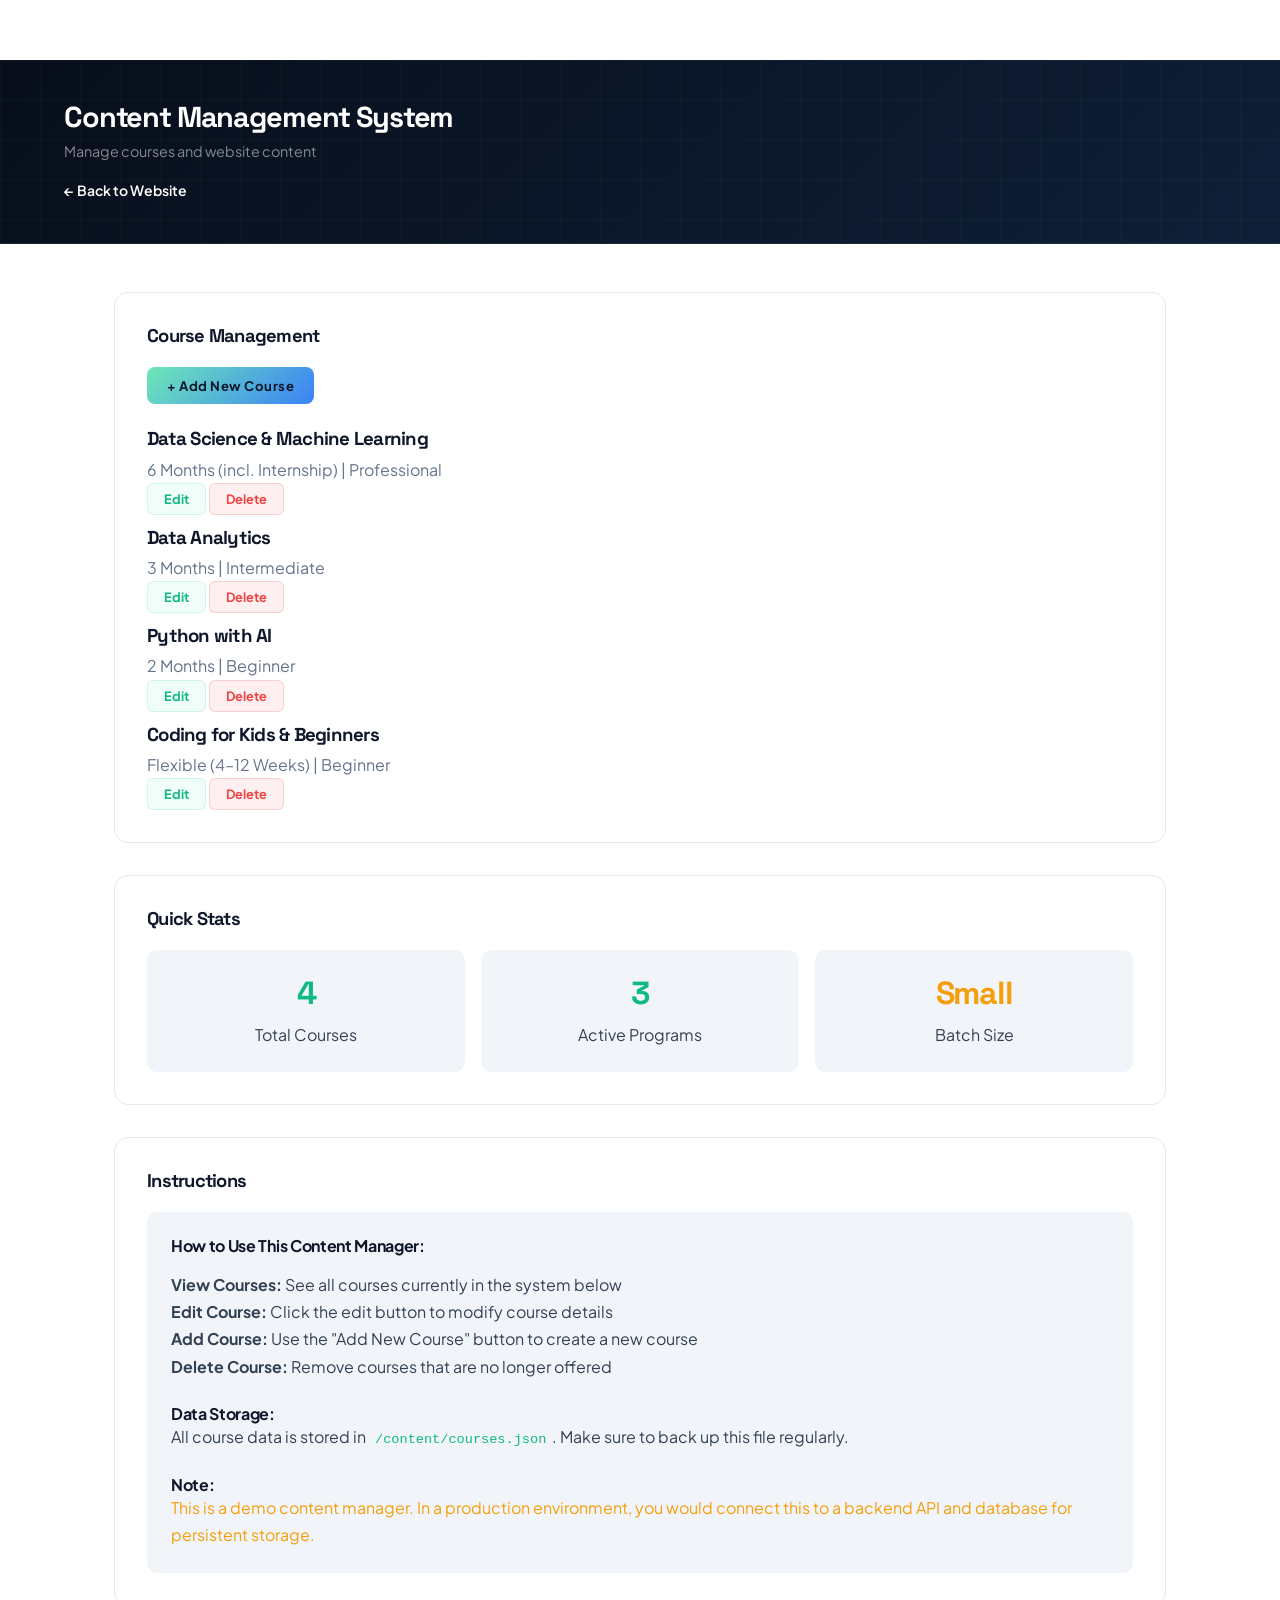
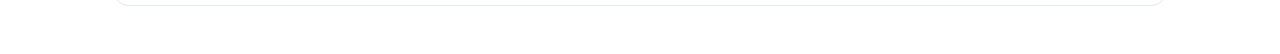
<file: content-manager.html>
<!DOCTYPE html>
<html lang="en">
<head>
    <meta charset="UTF-8">
    <meta name="viewport" content="width=device-width, initial-scale=1.0">
    <title>Content Manager - upNext</title>
    <link rel="icon" type="image/svg+xml" href="images/logo.svg">
    <link rel="stylesheet" href="css/styles.css">
</head>
<body>
    <!-- Admin Header -->
    <div class="admin-header">
        <div class="container">
            <h1>Content Management System</h1>
            <p>Manage courses and website content</p>
            <a href="index.html" style="color: white; text-decoration: none; margin-top: 1rem; display: inline-block;">← Back to Website</a>
        </div>
    </div>

    <!-- Admin Container -->
    <div class="admin-container">
        <div class="content-sections">
            <!-- Courses Management -->
            <div class="admin-section">
                <h2>Course Management</h2>
                <button class="add-btn" onclick="openAddCourseModal()">+ Add New Course</button>
                <div class="course-list" id="courseList">
                    <!-- Courses will be loaded here -->
                </div>
            </div>

            <!-- Quick Stats -->
            <div class="admin-section">
                <h2>Quick Stats</h2>
                <div style="display: grid; grid-template-columns: repeat(auto-fit, minmax(200px, 1fr)); gap: 1rem;">
                    <div style="background: var(--light-bg); padding: 1.5rem; border-radius: 10px; text-align: center;">
                        <h3 style="color: var(--primary-color); font-size: 2rem; margin-bottom: 0.5rem;" id="totalCourses">0</h3>
                        <p>Total Courses</p>
                    </div>
                    <div style="background: var(--light-bg); padding: 1.5rem; border-radius: 10px; text-align: center;">
                        <h3 style="color: var(--success); font-size: 2rem; margin-bottom: 0.5rem;">3</h3>
                        <p>Active Programs</p>
                    </div>
                    <div style="background: var(--light-bg); padding: 1.5rem; border-radius: 10px; text-align: center;">
                        <h3 style="color: var(--warning); font-size: 2rem; margin-bottom: 0.5rem;">Small</h3>
                        <p>Batch Size</p>
                    </div>
                </div>
            </div>

            <!-- Instructions -->
            <div class="admin-section">
                <h2>Instructions</h2>
                <div style="background: var(--light-bg); padding: 1.5rem; border-radius: 10px;">
                    <h4>How to Use This Content Manager:</h4>
                    <ul style="margin-top: 1rem;">
                        <li><strong>View Courses:</strong> See all courses currently in the system below</li>
                        <li><strong>Edit Course:</strong> Click the edit button to modify course details</li>
                        <li><strong>Add Course:</strong> Use the "Add New Course" button to create a new course</li>
                        <li><strong>Delete Course:</strong> Remove courses that are no longer offered</li>
                    </ul>
                    
                    <h4 style="margin-top: 1.5rem;">Data Storage:</h4>
                    <p>All course data is stored in <code>/content/courses.json</code>. Make sure to back up this file regularly.</p>
                    
                    <h4 style="margin-top: 1.5rem;">Note:</h4>
                    <p style="color: var(--warning);">This is a demo content manager. In a production environment, you would connect this to a backend API and database for persistent storage.</p>
                </div>
            </div>
        </div>
    </div>

    <!-- Edit Modal -->
    <div id="editModal" class="modal">
        <div class="modal-content">
            <div class="modal-header">
                <h2>Edit Course</h2>
                <button class="close-btn" onclick="closeModal()">&times;</button>
            </div>
            <form id="editForm">
                <div class="form-group">
                    <label for="editTitle">Course Title *</label>
                    <input type="text" id="editTitle" required>
                </div>
                
                <div class="form-group">
                    <label for="editSubtitle">Subtitle *</label>
                    <input type="text" id="editSubtitle" required>
                </div>
                
                <div class="form-group">
                    <label for="editDuration">Duration *</label>
                    <input type="text" id="editDuration" required>
                </div>
                
                <div class="form-group">
                    <label for="editLevel">Level *</label>
                    <input type="text" id="editLevel" required>
                </div>
                
                <div class="form-group">
                    <label for="editMode">Mode *</label>
                    <input type="text" id="editMode" required>
                </div>
                
                <div class="form-group">
                    <label for="editDescription">Short Description *</label>
                    <textarea id="editDescription" required></textarea>
                </div>
                
                <div class="form-group">
                    <label for="editHighlights">Highlights (one per line) *</label>
                    <textarea id="editHighlights" required rows="8"></textarea>
                </div>
                
                <div style="display: flex; gap: 1rem; margin-top: 1.5rem;">
                    <button type="submit" class="submit-btn">Save Changes</button>
                    <button type="button" class="delete-btn" onclick="closeModal()">Cancel</button>
                </div>
            </form>
        </div>
    </div>

    <!-- Scripts -->
    <script src="js/content-manager.js"></script>
</body>
</html>
</file>
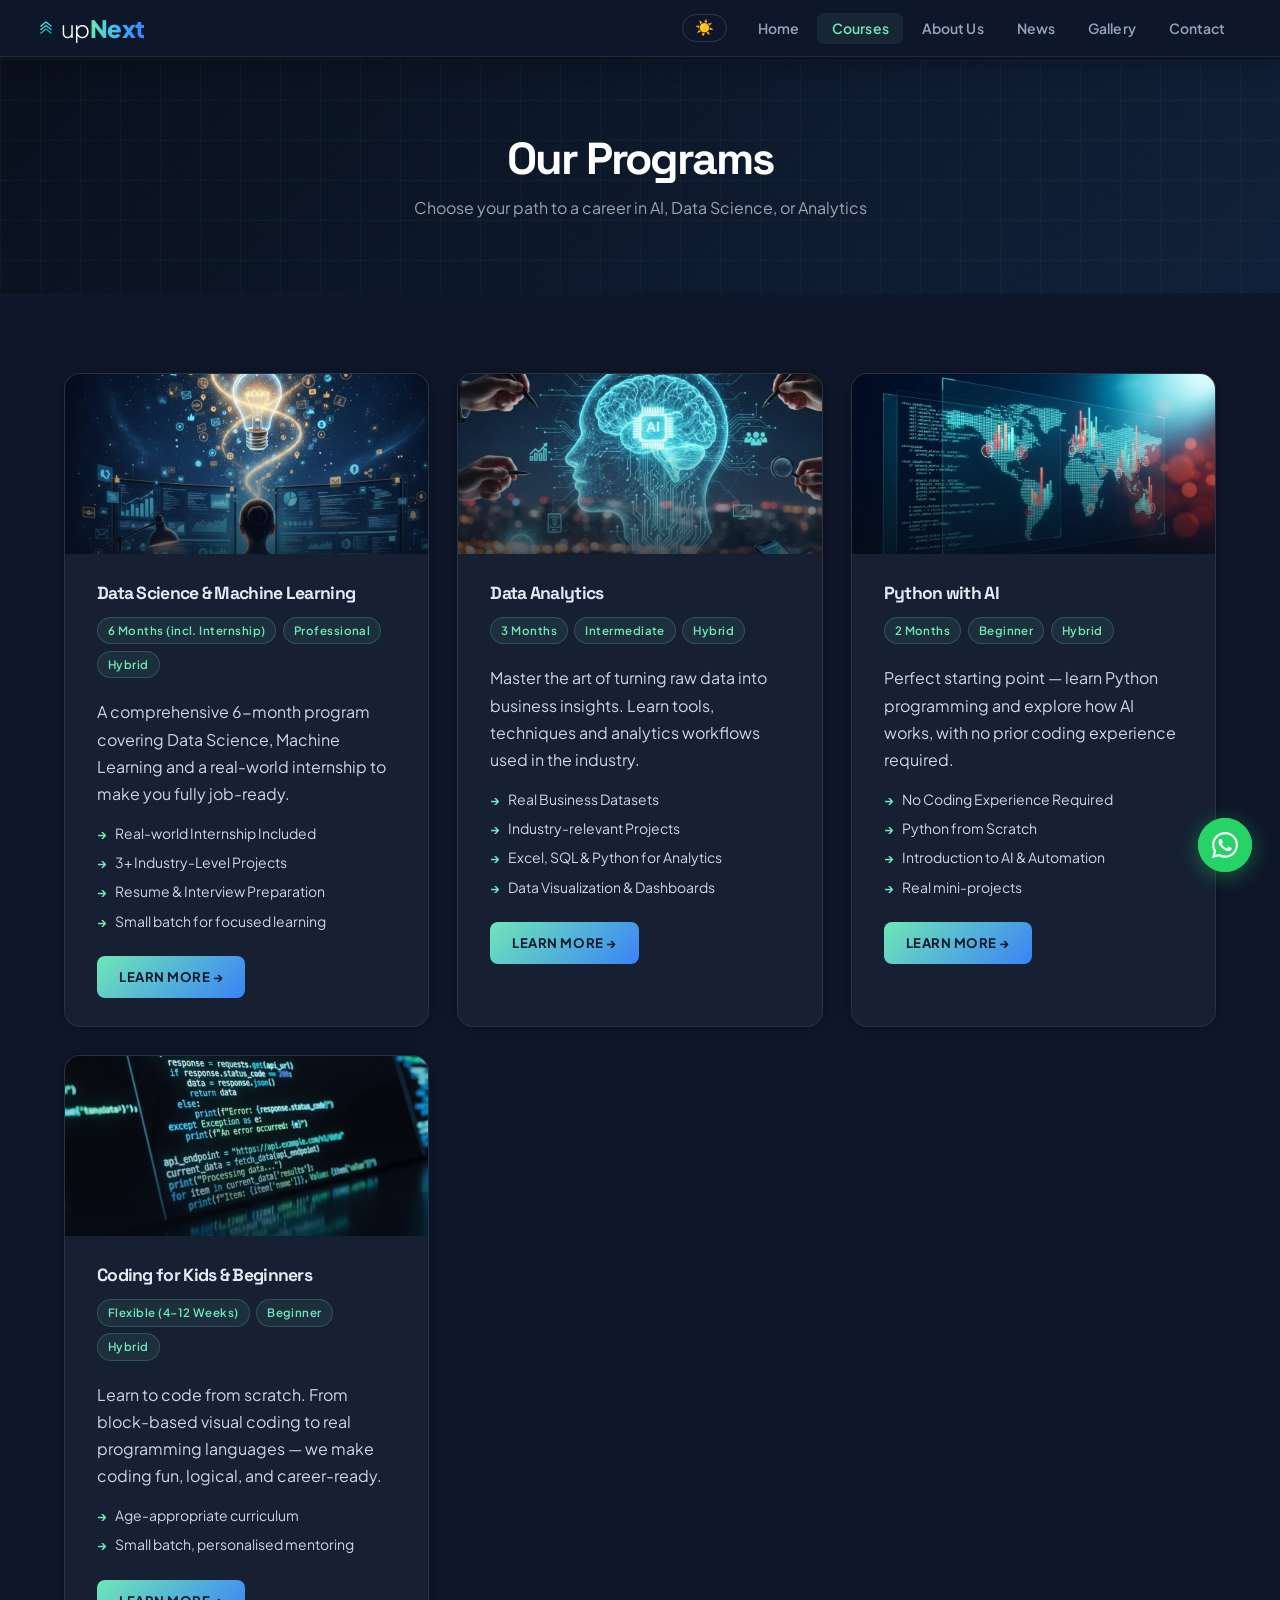
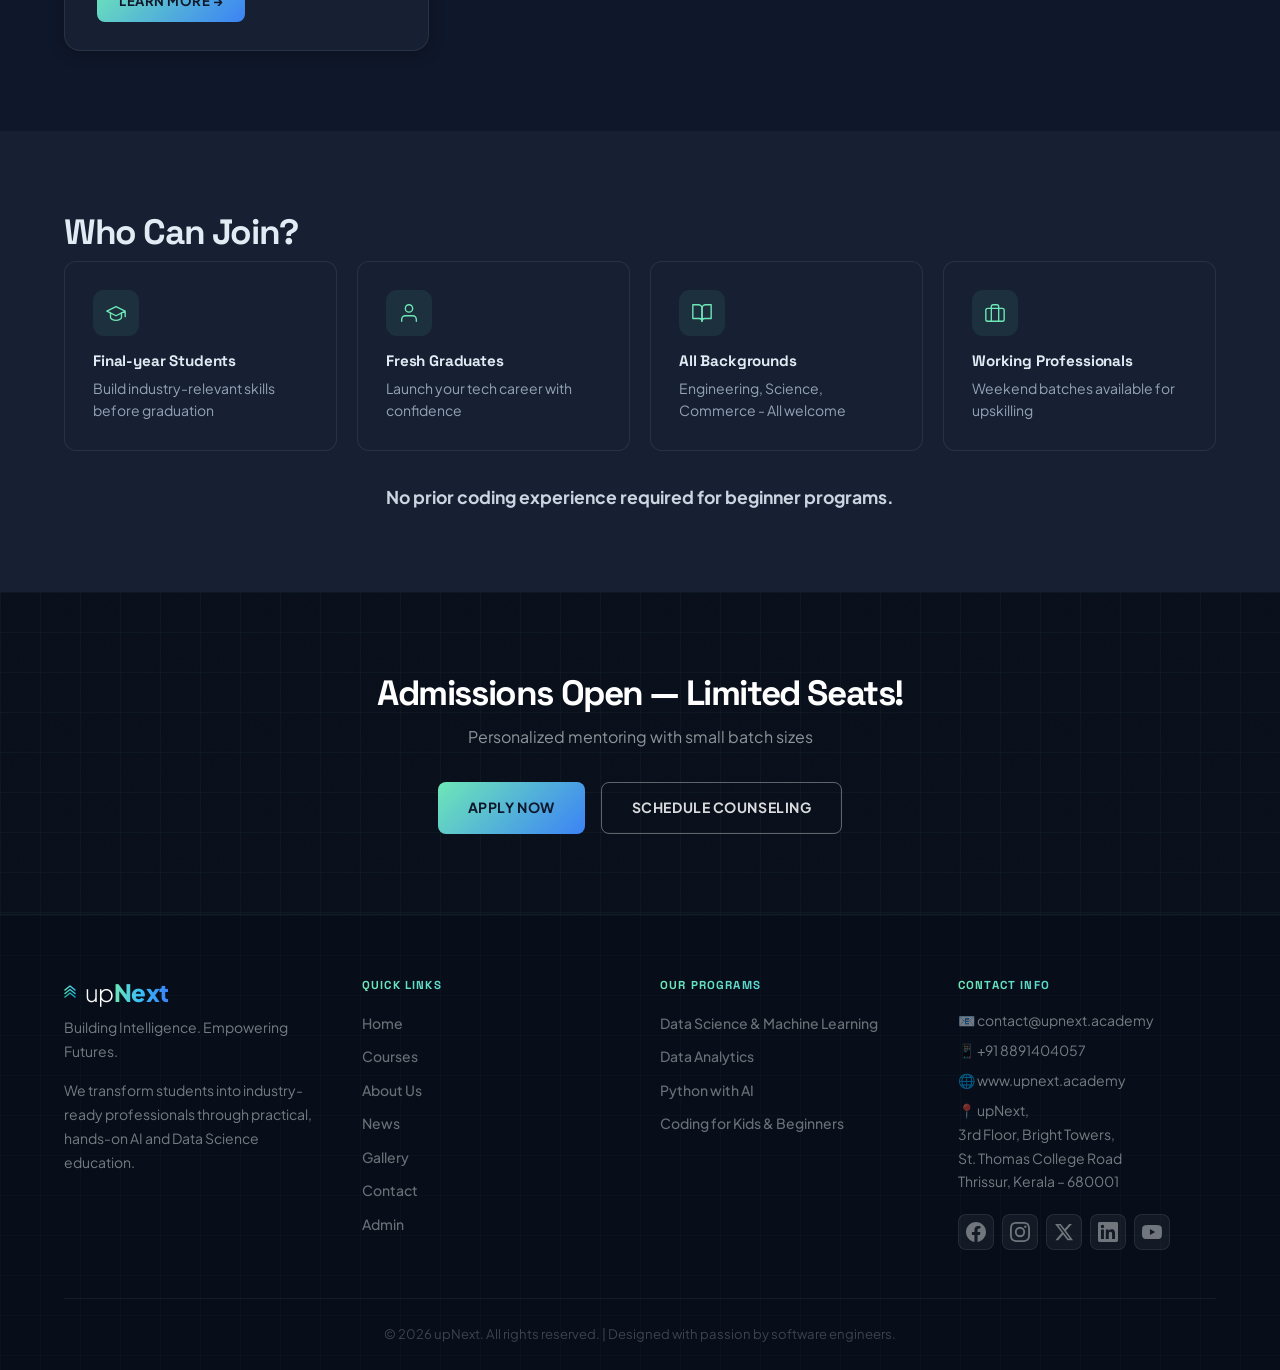
<file: course-detail.html>
<!DOCTYPE html>
<html lang="en">
<head>
    <meta charset="UTF-8">
    <meta name="viewport" content="width=device-width, initial-scale=1.0">
    <title>Course Details - upNext</title>
    <meta name="description" content="Explore upNext's AI, Data Science, and Machine Learning courses in Thrissur, Kerala. Practical, mentor-led training for career transformation.">
    <link rel="icon" type="image/svg+xml" href="images/logo.svg">
    <!-- Open Graph -->
    <meta property="og:type"        content="website">
    <meta property="og:site_name"   content="upNext">
    <meta property="og:url"         content="https://www.upnext.academy/courses.html">
    <meta property="og:title"       content="Course Details — upNext">
    <meta property="og:description" content="Explore upNext's comprehensive AI, Data Science, and Machine Learning programs designed for career transformation.">
    <meta property="og:image"       content="https://www.upnext.academy/images/og-default.webp">
    <meta property="og:image:width"  content="1200">
    <meta property="og:image:height" content="630">
    <!-- Twitter Card -->
    <meta name="twitter:card"        content="summary_large_image">
    <meta name="twitter:site"        content="@upnextacademy">
    <meta name="twitter:title"       content="Course Details — upNext">
    <meta name="twitter:description" content="Explore upNext's comprehensive AI, Data Science, and Machine Learning programs designed for career transformation.">
    <meta name="twitter:image"       content="https://www.upnext.academy/images/og-default.webp">
    <!-- Canonical (set dynamically by JS) -->
    <link rel="canonical" id="canonicalTag" href="https://www.upnext.academy/courses.html">
    <meta name="robots" content="index, follow">
    <meta name="author" content="upNext">
    <!-- JSON-LD: Course (populated dynamically by JS) -->
    <script type="application/ld+json" id="courseJsonLd">{}</script>
    <!-- Meta Pixel -->
    <script>!function(f,b,e,v,n,t,s){if(f.fbq)return;n=f.fbq=function(){n.callMethod?n.callMethod.apply(n,arguments):n.queue.push(arguments)};if(!f._fbq)f._fbq=n;n.push=n;n.loaded=!0;n.version='2.0';n.queue=[];t=b.createElement(e);t.async=!0;t.src=v;s=b.getElementsByTagName(e)[0];s.parentNode.insertBefore(t,s)}(window,document,'script','https://connect.facebook.net/en_US/fbevents.js');fbq('init','1273080377784841');fbq('track','PageView');</script>
    <noscript><img height="1" width="1" style="display:none" src="https://www.facebook.com/tr?id=1273080377784841&ev=PageView&noscript=1"/></noscript>
    <!-- End Meta Pixel -->
    <link rel="stylesheet" href="css/styles.css">
</head>
<body>
    <!-- Header Placeholder -->
    <div id="header-placeholder"></div>

    <!-- Custom cursor -->
    <div id="cursor-dot" aria-hidden="true"></div>
    <div id="cursor-ring" aria-hidden="true"></div>

    <!-- Course Hero -->
    <section class="course-detail-hero" id="courseHero">
        <!-- Will be populated by JavaScript -->
    </section>

    <!-- Course Content -->
    <section>
        <div class="container">
            <div class="course-detail-content">
                <div class="course-main" id="courseMain">
                    <!-- Will be populated by JavaScript -->
                </div>
                
                <div class="course-sidebar" id="courseSidebar">
                    <!-- Will be populated by JavaScript -->
                </div>
            </div>
        </div>
    </section>

    <!-- CTA Section -->
    <section style="background: var(--gradient); color: white; text-align: center;">
        <div class="container">
            <h2 style="color: white; letter-spacing: -0.8px;">Ready to Get Started?</h2>
            <p style="font-size: 1rem; margin-bottom: 2.2rem; color: rgba(255,255,255,0.7);">Take the first step towards your AI &amp; Data Science career</p>
            <div style="display: flex; gap: 1rem; justify-content: center; flex-wrap: wrap;">
                <a href="contact.html" class="cta-button">Apply Now</a>
                <a href="contact.html?type=counseling" class="cta-button cta-outline">Book Counseling</a>
            </div>
        </div>
    </section>

    <!-- Footer Placeholder -->
    <div id="footer-placeholder"></div>

    <!-- Scripts -->
    <script src="js/main.js"></script>
    <script src="js/course-detail.js"></script>
</body>
</html>
</file>
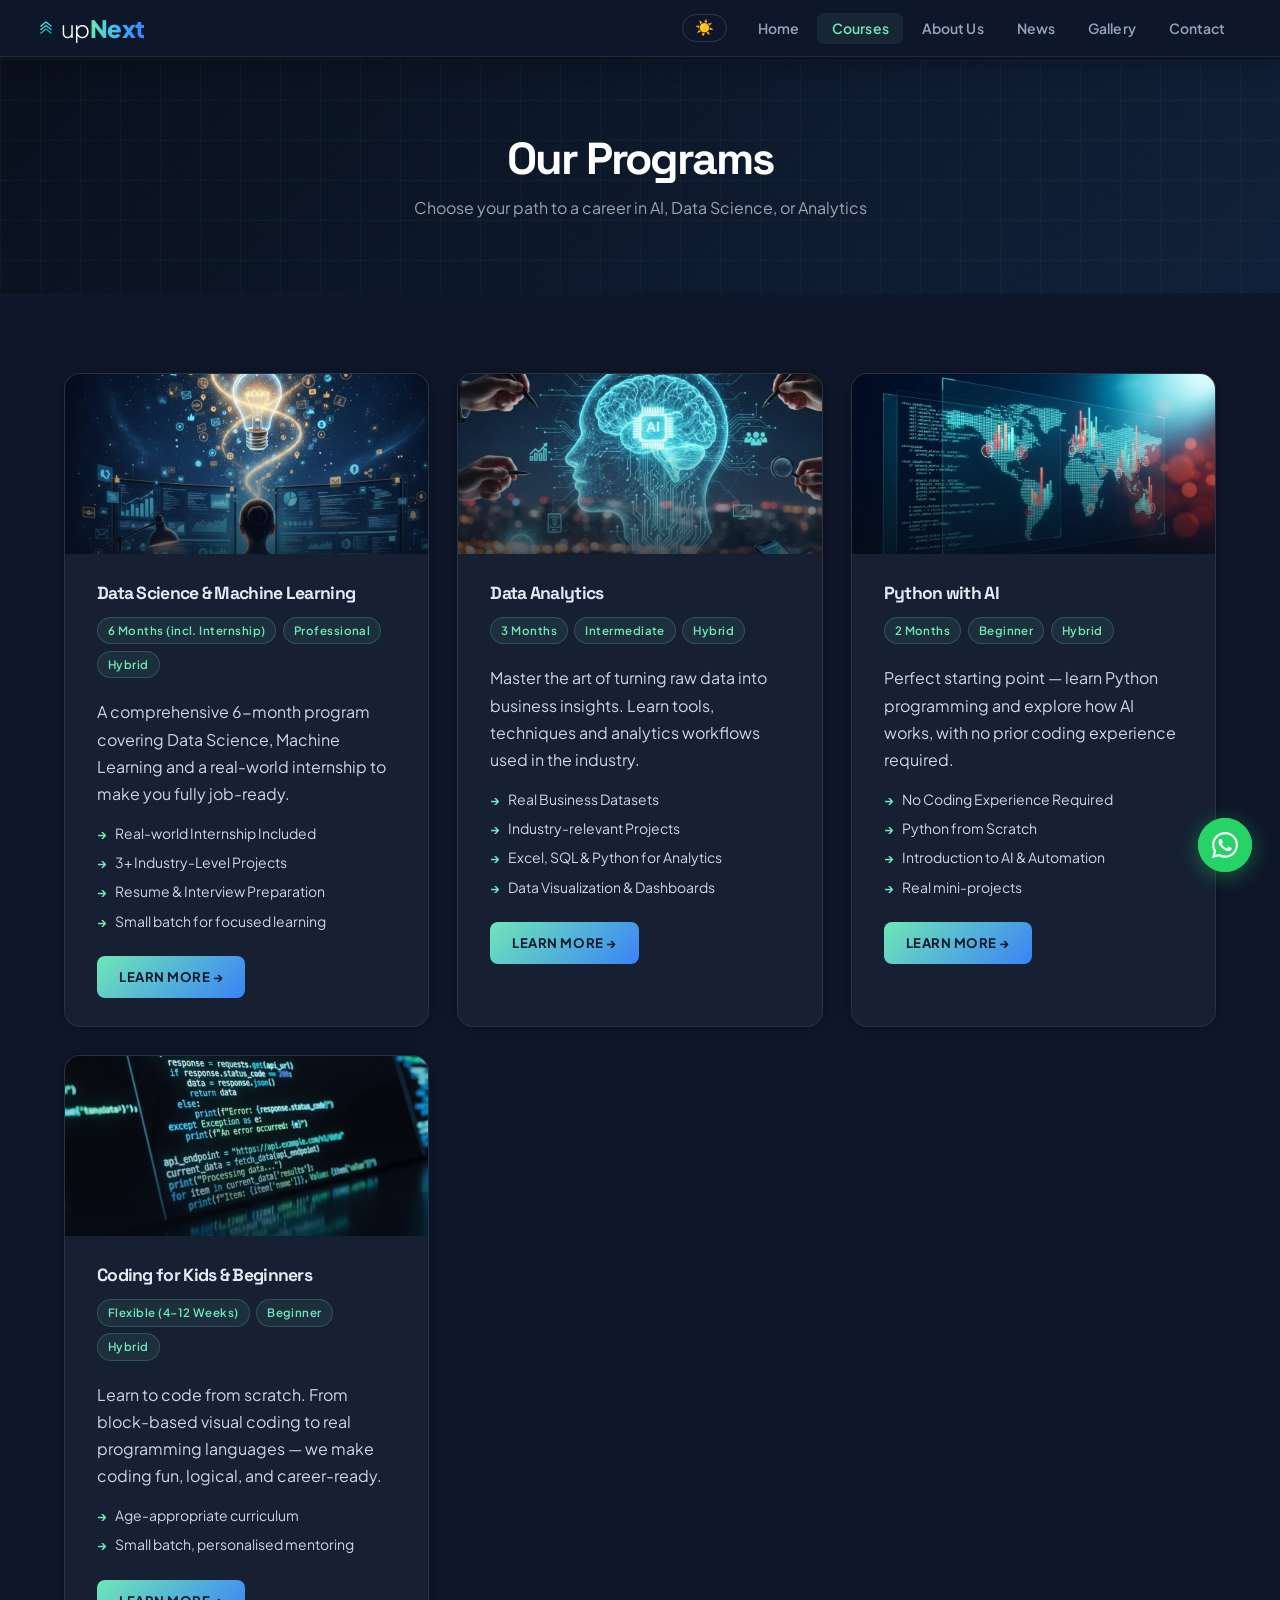
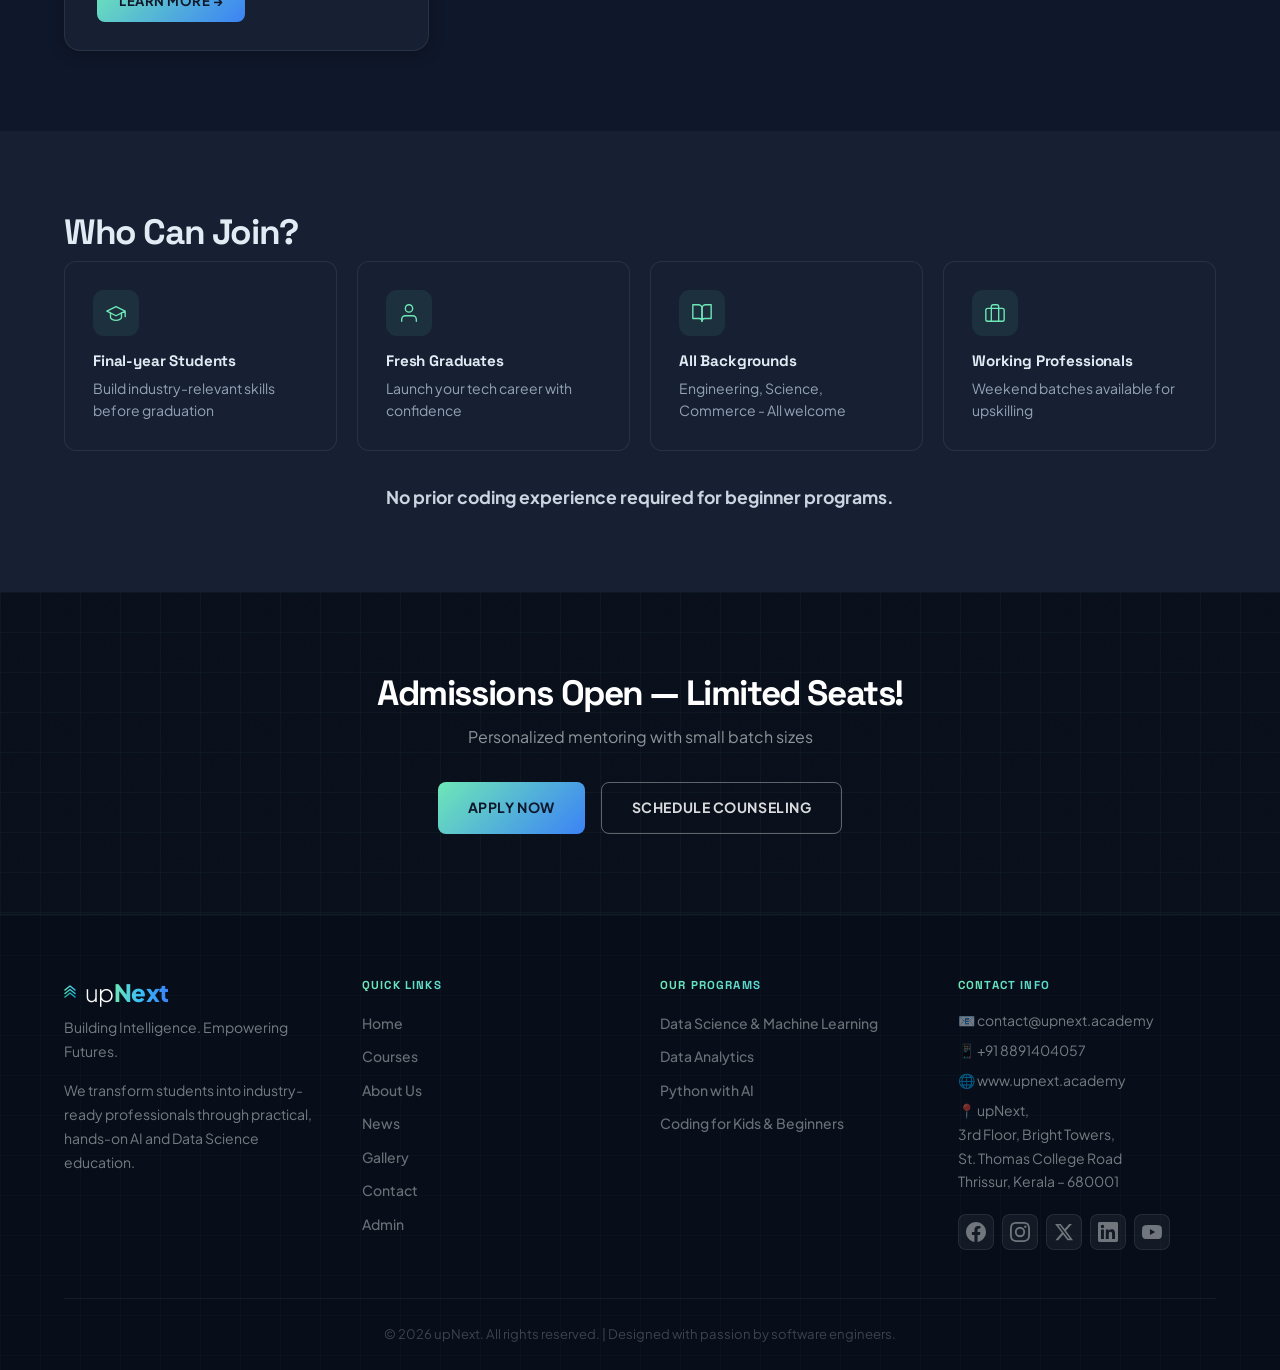
<file: courses.html>
<!DOCTYPE html>
<html lang="en">
<head>
    <meta charset="UTF-8">
    <meta name="viewport" content="width=device-width, initial-scale=1.0">
    <title>Our Courses - upNext</title>
    <meta name="description" content="Explore upNext's comprehensive AI, Data Science, and Machine Learning programs designed for career transformation.">
    <link rel="icon" type="image/svg+xml" href="images/logo.svg">
    <!-- Open Graph -->
    <meta property="og:type"        content="website">
    <meta property="og:site_name"   content="upNext">
    <meta property="og:url"         content="https://www.upnext.academy/courses.html">
    <meta property="og:title"       content="Our Courses — upNext">
    <meta property="og:description" content="Explore upNext's comprehensive AI, Data Science, and Machine Learning programs designed for career transformation.">
    <meta property="og:image"       content="https://www.upnext.academy/images/og-default.webp">
    <meta property="og:image:width"  content="1200">
    <meta property="og:image:height" content="630">
    <!-- Twitter Card -->
    <meta name="twitter:card"        content="summary_large_image">
    <meta name="twitter:site"        content="@upnextacademy">
    <meta name="twitter:title"       content="Our Courses — upNext">
    <meta name="twitter:description" content="Explore upNext's comprehensive AI, Data Science, and Machine Learning programs designed for career transformation.">
    <meta name="twitter:image"       content="https://www.upnext.academy/images/og-default.webp">
    <!-- Canonical -->
    <link rel="canonical" href="https://www.upnext.academy/courses.html">
    <meta name="robots" content="index, follow">
    <meta name="keywords" content="AI courses Kerala, Data Science training Thrissur, machine learning course, Python analytics course, generative AI training India">
    <meta name="author" content="upNext">
    <!-- JSON-LD: Courses listing -->
    <script type="application/ld+json">
    {
      "@context": "https://schema.org",
      "@type": "ItemList",
      "name": "upNext Courses",
      "url": "https://www.upnext.academy/courses.html",
      "itemListElement": [
        {
          "@type": "ListItem",
          "position": 1,
          "item": {
            "@type": "Course",
            "name": "Data Science & Machine Learning",
            "description": "Comprehensive Data Science and Machine Learning program covering Python, statistics, ML algorithms, and real-world projects.",
            "provider": {
              "@type": "EducationalOrganization",
              "name": "upNext",
              "url": "https://www.upnext.academy"
            },
            "url": "https://www.upnext.academy/course-detail.html?id=data-science"
          }
        },
        {
          "@type": "ListItem",
          "position": 2,
          "item": {
            "@type": "Course",
            "name": "AI & Generative AI",
            "description": "Learn Artificial Intelligence and Generative AI including LLMs, prompt engineering, and building AI-powered applications.",
            "provider": {
              "@type": "EducationalOrganization",
              "name": "upNext",
              "url": "https://www.upnext.academy"
            },
            "url": "https://www.upnext.academy/course-detail.html?id=ai-genai"
          }
        },
        {
          "@type": "ListItem",
          "position": 3,
          "item": {
            "@type": "Course",
            "name": "Python & Data Analytics",
            "description": "Master Python programming and data analytics with hands-on projects in data wrangling, visualization, and business intelligence.",
            "provider": {
              "@type": "EducationalOrganization",
              "name": "upNext",
              "url": "https://www.upnext.academy"
            },
            "url": "https://www.upnext.academy/course-detail.html?id=python-analytics"
          }
        }
      ]
    }
    </script>
    <!-- Meta Pixel -->
    <script>!function(f,b,e,v,n,t,s){if(f.fbq)return;n=f.fbq=function(){n.callMethod?n.callMethod.apply(n,arguments):n.queue.push(arguments)};if(!f._fbq)f._fbq=n;n.push=n;n.loaded=!0;n.version='2.0';n.queue=[];t=b.createElement(e);t.async=!0;t.src=v;s=b.getElementsByTagName(e)[0];s.parentNode.insertBefore(t,s)}(window,document,'script','https://connect.facebook.net/en_US/fbevents.js');fbq('init','1273080377784841');fbq('track','PageView');</script>
    <noscript><img height="1" width="1" style="display:none" src="https://www.facebook.com/tr?id=1273080377784841&ev=PageView&noscript=1"/></noscript>
    <!-- End Meta Pixel -->
    <link rel="stylesheet" href="css/styles.css">
</head>
<body>
    <a href="#main-content" class="skip-link">Skip to main content</a>
    <!-- Header Placeholder -->
    <div id="header-placeholder"></div>

    <!-- Custom cursor -->
    <div id="cursor-dot" aria-hidden="true"></div>
    <div id="cursor-ring" aria-hidden="true"></div>

    <main id="main-content">
    <!-- Page Hero -->
    <div class="hero">
        <h1>Our Programs</h1>
        <p>Choose your path to a career in AI, Data Science, or Analytics</p>
    </div>

    <!-- Courses Section -->
    <section>
        <div class="container">
            <div class="courses-grid" id="coursesContainer">
                <!-- Courses will be loaded dynamically -->
            </div>
        </div>
    </section>

    <!-- Who Can Join Section -->
    <section style="background: var(--light-bg);">
        <div class="container">
            <h2>Who Can Join?</h2>
            <div class="features-grid">
                <div class="feature-card">
                    <span class="feature-icon">
                        <svg width="22" height="22" viewBox="0 0 24 24" fill="none" stroke="currentColor" stroke-width="1.5" stroke-linecap="round" stroke-linejoin="round">
                            <path d="M22 10v6M2 10l10-5 10 5-10 5z"/><path d="M6 12v5c0 1.1 2.7 3 6 3s6-1.9 6-3v-5"/>
                        </svg>
                    </span>
                    <h3>Final-year Students</h3>
                    <p>Build industry-relevant skills before graduation</p>
                </div>

                <div class="feature-card">
                    <span class="feature-icon">
                        <svg width="22" height="22" viewBox="0 0 24 24" fill="none" stroke="currentColor" stroke-width="1.5" stroke-linecap="round" stroke-linejoin="round">
                            <path d="M20 21v-2a4 4 0 0 0-4-4H8a4 4 0 0 0-4 4v2"/><circle cx="12" cy="7" r="4"/>
                        </svg>
                    </span>
                    <h3>Fresh Graduates</h3>
                    <p>Launch your tech career with confidence</p>
                </div>

                <div class="feature-card">
                    <span class="feature-icon">
                        <svg width="22" height="22" viewBox="0 0 24 24" fill="none" stroke="currentColor" stroke-width="1.5" stroke-linecap="round" stroke-linejoin="round">
                            <path d="M2 3h6a4 4 0 0 1 4 4v14a3 3 0 0 0-3-3H2z"/><path d="M22 3h-6a4 4 0 0 0-4 4v14a3 3 0 0 1 3-3h7z"/>
                        </svg>
                    </span>
                    <h3>All Backgrounds</h3>
                    <p>Engineering, Science, Commerce - All welcome</p>
                </div>

                <div class="feature-card">
                    <span class="feature-icon">
                        <svg width="22" height="22" viewBox="0 0 24 24" fill="none" stroke="currentColor" stroke-width="1.5" stroke-linecap="round" stroke-linejoin="round">
                            <rect x="2" y="7" width="20" height="14" rx="2" ry="2"/><path d="M16 21V5a2 2 0 0 0-2-2h-4a2 2 0 0 0-2 2v16"/>
                        </svg>
                    </span>
                    <h3>Working Professionals</h3>
                    <p>Weekend batches available for upskilling</p>
                </div>
            </div>
            
            <p style="text-align: center; margin-top: 2rem; font-size: 1.1rem;">
                <strong>No prior coding experience required for beginner programs.</strong>
            </p>
        </div>
    </section>

    <!-- Admissions CTA -->
    <section class="section-dark-cta">
        <div class="container">
            <h2>Admissions Open — Limited Seats!</h2>
            <p class="cta-desc">Personalized mentoring with small batch sizes</p>
            <div class="cta-flex">
                <a href="contact.html" class="cta-button">Apply Now</a>
                <a href="contact.html?type=counseling" class="cta-button cta-outline">Schedule Counseling</a>
            </div>
        </div>
    </section>

    </main>

    <!-- Footer Placeholder -->
    <div id="footer-placeholder"></div>

    <!-- Scripts -->
    <script src="js/main.js"></script>
    <script src="js/courses.js"></script>
</body>
</html>
</file>
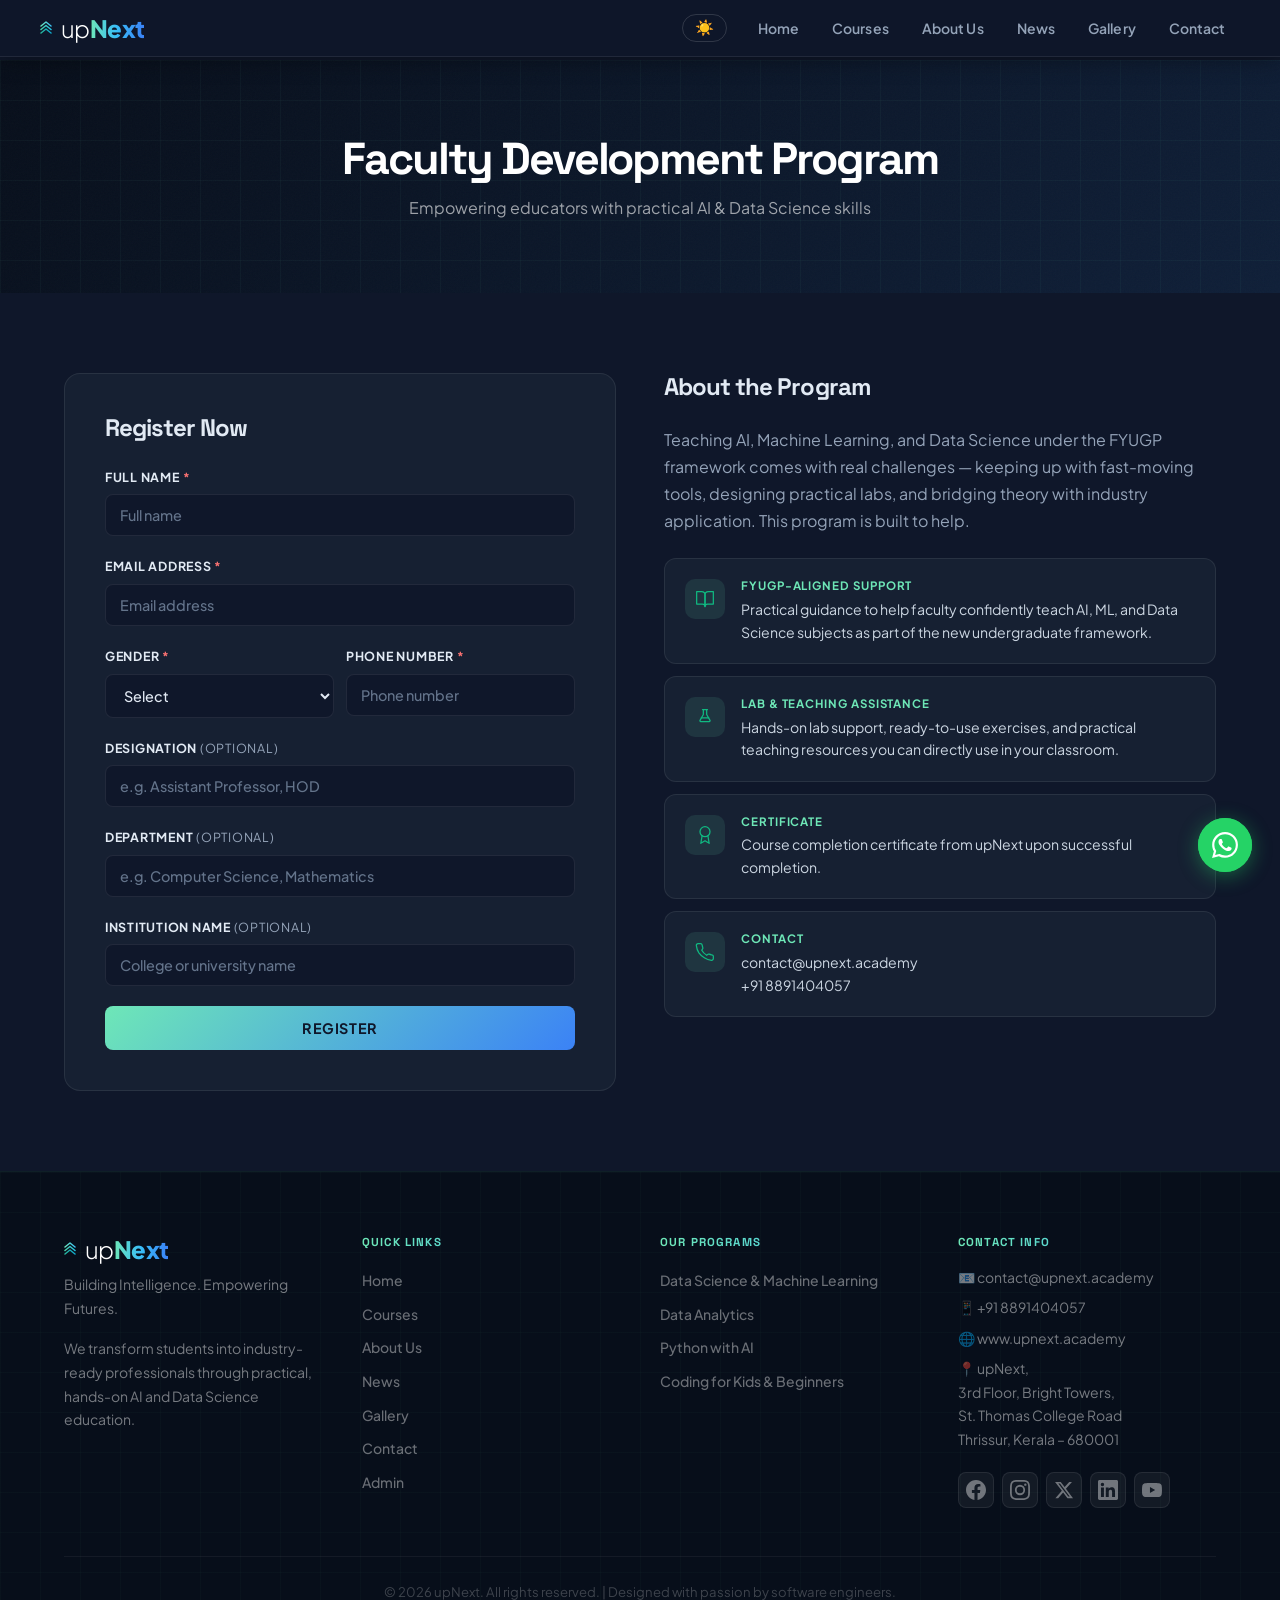
<file: fdp.html>
<!DOCTYPE html>
<html lang="en">
<head>
    <meta charset="UTF-8">
    <meta name="viewport" content="width=device-width, initial-scale=1.0">
    <title>Faculty Development Program — upNext</title>
    <meta name="description" content="Register for the upNext Faculty Development Program. Upskill in AI, Data Science & emerging technologies.">
    <link rel="icon" type="image/svg+xml" href="images/logo.svg">
    <meta property="og:type"        content="website">
    <meta property="og:site_name"   content="upNext">
    <meta property="og:url"         content="https://www.upnext.academy/fdp.html">
    <meta property="og:title"       content="Faculty Development Program — upNext">
    <meta property="og:description" content="Register for the upNext Faculty Development Program. Upskill in AI, Data Science & emerging technologies.">
    <meta property="og:image"       content="https://www.upnext.academy/images/og-default.webp">
    <link rel="canonical" href="https://www.upnext.academy/fdp.html">
    <meta name="robots" content="index, follow">
    <!-- Meta Pixel -->
    <script>!function(f,b,e,v,n,t,s){if(f.fbq)return;n=f.fbq=function(){n.callMethod?n.callMethod.apply(n,arguments):n.queue.push(arguments)};if(!f._fbq)f._fbq=n;n.push=n;n.loaded=!0;n.version='2.0';n.queue=[];t=b.createElement(e);t.async=!0;t.src=v;s=b.getElementsByTagName(e)[0];s.parentNode.insertBefore(t,s)}(window,document,'script','https://connect.facebook.net/en_US/fbevents.js');fbq('init','1273080377784841');fbq('track','PageView');</script>
    <noscript><img height="1" width="1" style="display:none" src="https://www.facebook.com/tr?id=1273080377784841&ev=PageView&noscript=1"/></noscript>
    <!-- End Meta Pixel -->
    <link rel="stylesheet" href="css/styles.css">
</head>
<body>
    <a href="#main-content" class="skip-link">Skip to main content</a>
    <div id="header-placeholder"></div>

    <!-- Custom cursor -->
    <div id="cursor-dot" aria-hidden="true"></div>
    <div id="cursor-ring" aria-hidden="true"></div>

    <main id="main-content">

    <!-- Hero -->
    <div class="hero">
        <h1>Faculty Development Program</h1>
        <p>Empowering educators with practical AI & Data Science skills</p>
    </div>

    <!-- FDP Section -->
    <section>
        <div class="container">
            <div class="contact-content">

                <!-- Registration Form -->
                <div class="contact-form">
                    <h2>Register Now</h2>
                    <form id="fdpForm" name="fdp" data-netlify="true">
                        <input type="hidden" name="form-name" value="fdp">

                        <div class="form-group">
                            <label for="fdp-name">Full Name <span class="req">*</span></label>
                            <input type="text" id="fdp-name" name="name" placeholder="Full name" required>
                        </div>

                        <div class="form-group">
                            <label for="fdp-email">Email Address <span class="req">*</span></label>
                            <input type="email" id="fdp-email" name="email" placeholder="Email address" required>
                        </div>

                        <div style="display: grid; grid-template-columns: 1fr 1fr; gap: 0.75rem;">
                            <div class="form-group">
                                <label for="fdp-gender">Gender <span class="req">*</span></label>
                                <select id="fdp-gender" name="gender" required>
                                    <option value="" disabled selected>Select</option>
                                    <option>Male</option>
                                    <option>Female</option>
                                    <option>Other</option>
                                    <option value="Prefer not to say">Prefer not to say</option>
                                </select>
                            </div>
                            <div class="form-group">
                                <label for="fdp-phone">Phone Number <span class="req">*</span></label>
                                <input type="tel" id="fdp-phone" name="phone" placeholder="Phone number" required>
                            </div>
                        </div>

                        <div class="form-group">
                            <label for="fdp-designation">Designation <span class="optional">(optional)</span></label>
                            <input type="text" id="fdp-designation" name="designation" placeholder="e.g. Assistant Professor, HOD">
                        </div>

                        <div class="form-group">
                            <label for="fdp-department">Department <span class="optional">(optional)</span></label>
                            <input type="text" id="fdp-department" name="department" placeholder="e.g. Computer Science, Mathematics">
                        </div>

                        <div class="form-group">
                            <label for="fdp-institution">Institution Name <span class="optional">(optional)</span></label>
                            <input type="text" id="fdp-institution" name="institution" placeholder="College or university name">
                        </div>

                        <button type="submit" class="submit-btn" id="fdpSubmitBtn">Register</button>
                    </form>

                    <div id="fdpSuccess" hidden style="text-align:center; padding: 2rem 0;">
                        <p style="font-size: 1.2rem; font-weight: 600; color: var(--emerald-deep); margin-bottom: 0.5rem;">Registration Successful!</p>
                        <p style="color: var(--text-light);">Thank you for registering. We'll reach out with program details soon.</p>
                    </div>
                </div>

                <!-- Info Panel -->
                <div class="contact-info">
                    <h2>About the Program</h2>
                    <p style="color: var(--text-light); margin-bottom: 1.5rem;">Teaching AI, Machine Learning, and Data Science under the FYUGP framework comes with real challenges — keeping up with fast-moving tools, designing practical labs, and bridging theory with industry application. This program is built to help.</p>

                    <div class="contact-item">
                        <div class="contact-icon">
                            <svg width="20" height="20" viewBox="0 0 24 24" fill="none" stroke="currentColor" stroke-width="1.5" stroke-linecap="round" stroke-linejoin="round">
                                <path d="M2 3h6a4 4 0 0 1 4 4v14a3 3 0 0 0-3-3H2z"/><path d="M22 3h-6a4 4 0 0 0-4 4v14a3 3 0 0 1 3-3h7z"/>
                            </svg>
                        </div>
                        <div>
                            <h4>FYUGP-Aligned Support</h4>
                            <p>Practical guidance to help faculty confidently teach AI, ML, and Data Science subjects as part of the new undergraduate framework.</p>
                        </div>
                    </div>

                    <div class="contact-item">
                        <div class="contact-icon">
                            <svg width="20" height="20" viewBox="0 0 24 24" fill="none" stroke="currentColor" stroke-width="1.5" stroke-linecap="round" stroke-linejoin="round">
                                <path d="M9 3h6m-5 0v6l-4 7a1 1 0 0 0 .89 1.45h10.22A1 1 0 0 0 18 16l-4-7V3"/><line x1="7.5" y1="13" x2="16.5" y2="13"/>
                            </svg>
                        </div>
                        <div>
                            <h4>Lab & Teaching Assistance</h4>
                            <p>Hands-on lab support, ready-to-use exercises, and practical teaching resources you can directly use in your classroom.</p>
                        </div>
                    </div>

                    <div class="contact-item">
                        <div class="contact-icon">
                            <svg width="20" height="20" viewBox="0 0 24 24" fill="none" stroke="currentColor" stroke-width="1.5" stroke-linecap="round" stroke-linejoin="round">
                                <circle cx="12" cy="8" r="6"/>
                                <path d="M15.477 12.89L17 22l-5-3-5 3 1.523-9.11"/>
                            </svg>
                        </div>
                        <div>
                            <h4>Certificate</h4>
                            <p>Course completion certificate from upNext upon successful completion.</p>
                        </div>
                    </div>

                    <div class="contact-item">
                        <div class="contact-icon">
                            <svg width="20" height="20" viewBox="0 0 24 24" fill="none" stroke="currentColor" stroke-width="1.5" stroke-linecap="round" stroke-linejoin="round">
                                <path d="M22 16.92v3a2 2 0 0 1-2.18 2 19.79 19.79 0 0 1-8.63-3.07A19.5 19.5 0 0 1 4.69 13a19.79 19.79 0 0 1-3.07-8.67A2 2 0 0 1 3.62 2h3a2 2 0 0 1 2 1.72 12.84 12.84 0 0 0 .7 2.81 2 2 0 0 1-.45 2.11L8.09 9.91a16 16 0 0 0 6 6l.82-.82a2 2 0 0 1 2.11-.45 12.84 12.84 0 0 0 2.81.7A2 2 0 0 1 22 17.2z"/>
                            </svg>
                        </div>
                        <div>
                            <h4>Contact</h4>
                            <p>contact@upnext.academy</p>
                            <p>+91 8891404057</p>
                        </div>
                    </div>
                </div>

            </div>
        </div>
    </section>

    </main>

    <div id="footer-placeholder"></div>

    <script src="js/main.js"></script>
    <script>
        document.addEventListener('DOMContentLoaded', () => {
            const form       = document.getElementById('fdpForm');
            const submitBtn  = document.getElementById('fdpSubmitBtn');
            const successDiv = document.getElementById('fdpSuccess');

            form.addEventListener('submit', e => {
                e.preventDefault();
                if (!form.checkValidity()) { form.reportValidity(); return; }

                submitBtn.disabled = true;
                submitBtn.textContent = 'Submitting…';

                fetch('/', {
                    method: 'POST',
                    headers: { 'Content-Type': 'application/x-www-form-urlencoded' },
                    body: new URLSearchParams(new FormData(form)).toString()
                })
                .then(() => {
                    form.style.display = 'none';
                    successDiv.hidden = false;
                })
                .catch(() => {
                    submitBtn.disabled = false;
                    submitBtn.textContent = 'Register';
                    alert('Submission failed. Please try again.');
                });
            });
        });
    </script>
</body>
</html>
</file>
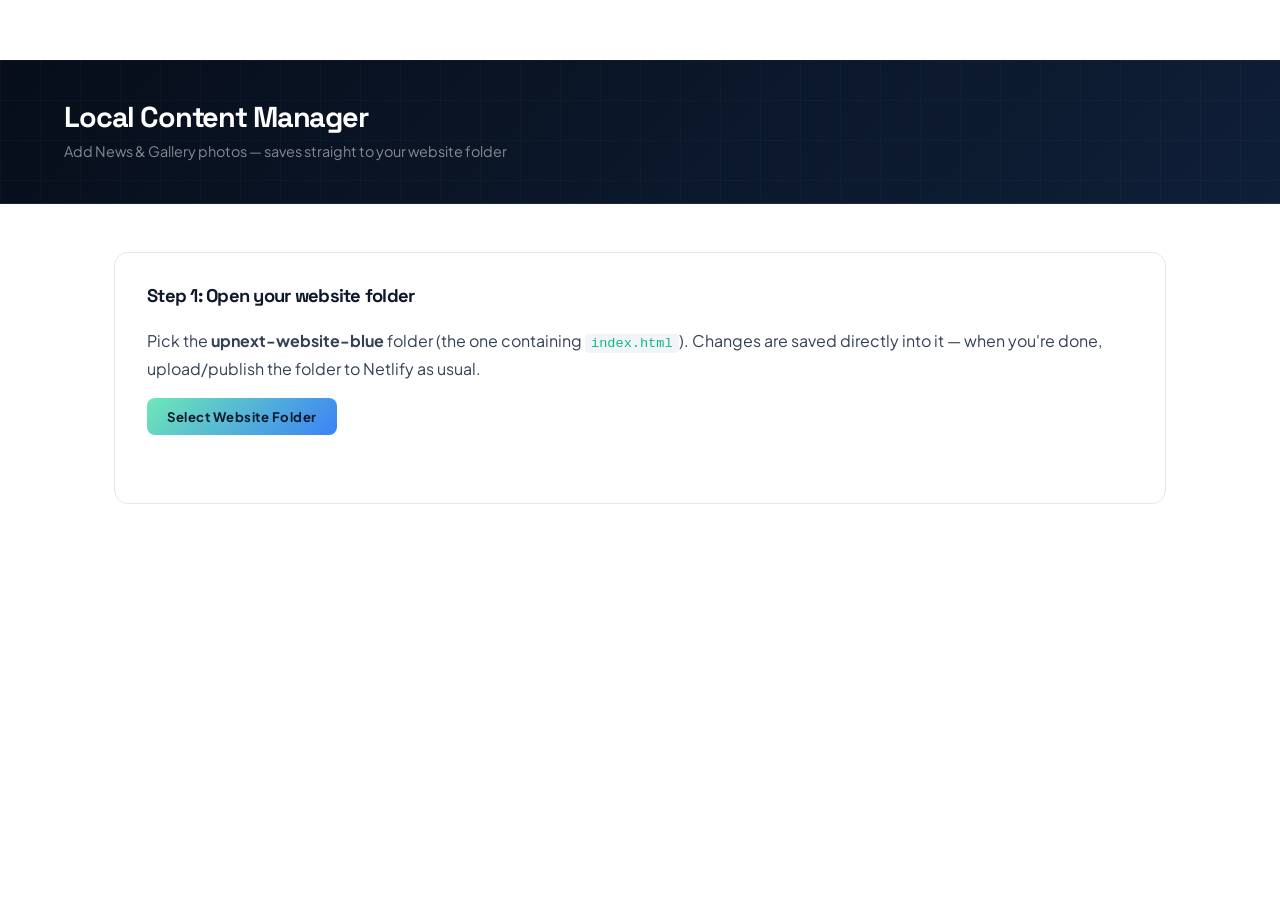
<file: local-admin.html>
<!DOCTYPE html>
<html lang="en">
<head>
    <meta charset="UTF-8">
    <meta name="viewport" content="width=device-width, initial-scale=1.0">
    <title>Local Content Manager - upNext</title>
    <meta name="robots" content="noindex, nofollow">
    <link rel="icon" type="image/svg+xml" href="images/logo.svg">
    <link rel="stylesheet" href="css/styles.css">
    <style>
        body, a, button, [role="button"] { cursor: auto !important; }
        a, button, [role="button"] { cursor: pointer !important; }
    </style>
</head>
<body>
    <!-- Admin Header -->
    <div class="admin-header">
        <div class="container">
            <h1>Local Content Manager</h1>
            <p>Add News &amp; Gallery photos — saves straight to your website folder</p>
        </div>
    </div>

    <div class="admin-container">

        <!-- Folder picker / status -->
        <div class="admin-section" id="folderSection">
            <h2>Step 1: Open your website folder</h2>
            <p style="margin-bottom: 1rem;">Pick the <strong>upnext-website-blue</strong> folder (the one containing <code>index.html</code>). Changes are saved directly into it — when you're done, upload/publish the folder to Netlify as usual.</p>
            <button class="add-btn" id="pickFolderBtn">Select Website Folder</button>
            <p id="folderStatus" style="margin-top: 0.75rem; color: var(--text-light);"></p>
            <p id="unsupportedWarning" style="display:none; margin-top: 0.75rem; color: #ef4444;">
                Your browser doesn't support saving files directly. Please use <strong>Google Chrome</strong> or <strong>Microsoft Edge</strong> on a computer (this doesn't work on phones or in Safari/Firefox).
            </p>
        </div>

        <div id="workArea" style="display:none;">
            <div class="content-sections">

                <!-- Add News -->
                <div class="admin-section">
                    <h2>Add News Item</h2>
                    <form id="newsForm">
                        <div class="form-group">
                            <label for="newsDate">Date (e.g. "July 2026")</label>
                            <input type="text" id="newsDate" required>
                        </div>
                        <div class="form-group">
                            <label for="newsTitle">Title</label>
                            <input type="text" id="newsTitle" required>
                        </div>
                        <div class="form-group">
                            <label for="newsDesc">Description</label>
                            <textarea id="newsDesc" rows="4" required></textarea>
                        </div>
                        <div class="form-group">
                            <label for="newsPhotos">Photo(s) — .webp only</label>
                            <input type="file" id="newsPhotos" accept="image/webp" multiple required>
                        </div>
                        <button type="submit" class="add-btn">Add News Item</button>
                    </form>
                </div>

                <!-- Existing News -->
                <div class="admin-section">
                    <h2>Existing News</h2>
                    <div class="course-list" id="newsList"></div>
                </div>

                <!-- Add Testimonial -->
                <div class="admin-section">
                    <h2>Add Testimonial</h2>
                    <form id="testimonialForm">
                        <div class="form-group">
                            <label for="testimonialName">Student Name</label>
                            <input type="text" id="testimonialName" required>
                        </div>
                        <div class="form-group">
                            <label for="testimonialCourse">Course / Program</label>
                            <input type="text" id="testimonialCourse" required>
                        </div>
                        <div class="form-group">
                            <label for="testimonialRating">Rating</label>
                            <select id="testimonialRating" required>
                                <option value="5">5 stars</option>
                                <option value="4">4 stars</option>
                                <option value="3">3 stars</option>
                                <option value="2">2 stars</option>
                                <option value="1">1 star</option>
                            </select>
                        </div>
                        <div class="form-group">
                            <label for="testimonialText">Review Text</label>
                            <textarea id="testimonialText" rows="4" required></textarea>
                        </div>
                        <div class="form-group">
                            <label for="testimonialPhoto">Photo (optional) — .webp only</label>
                            <input type="file" id="testimonialPhoto" accept="image/webp">
                        </div>
                        <button type="submit" class="add-btn">Add Testimonial</button>
                    </form>
                </div>

                <!-- Existing Testimonials -->
                <div class="admin-section">
                    <h2>Existing Testimonials</h2>
                    <div class="course-list" id="testimonialsList"></div>
                </div>

                <!-- Add Gallery Photo -->
                <div class="admin-section">
                    <h2>Add Gallery Photo</h2>
                    <form id="galleryForm">
                        <div class="form-group">
                            <label for="galleryPhoto">Photo — .webp only</label>
                            <input type="file" id="galleryPhoto" accept="image/webp" required>
                        </div>
                        <div class="form-group">
                            <label for="galleryCaption">Caption (optional, used as alt text)</label>
                            <input type="text" id="galleryCaption">
                        </div>
                        <button type="submit" class="add-btn">Add to Gallery</button>
                    </form>
                </div>

                <!-- Existing Gallery -->
                <div class="admin-section">
                    <h2>Existing Gallery Photos</h2>
                    <div class="course-list" id="galleryList"></div>
                </div>

            </div>
        </div>
    </div>

    <script src="js/local-admin.js"></script>
</body>
</html>
</file>
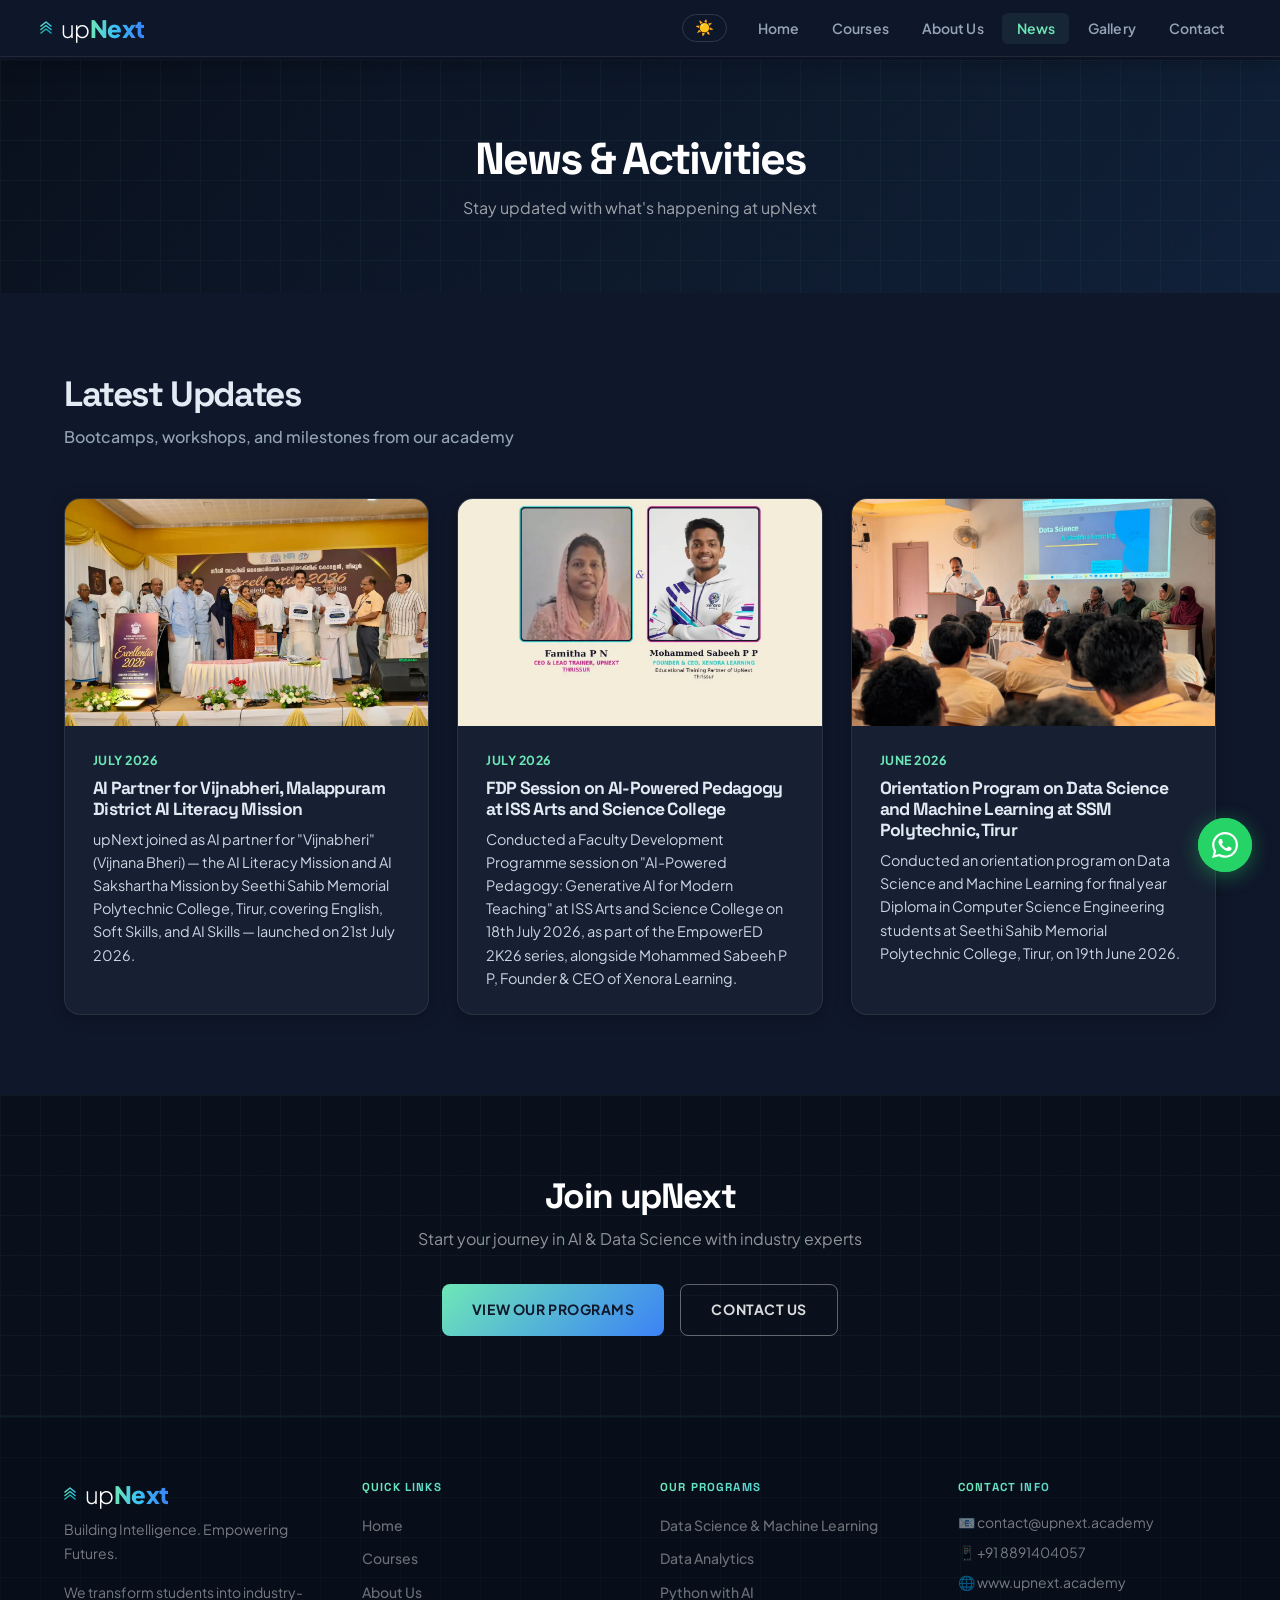
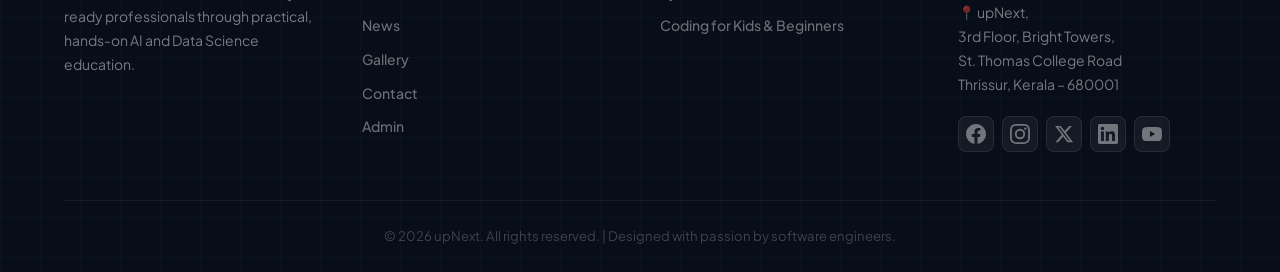
<file: news.html>
<!DOCTYPE html>
<html lang="en">
<head>
    <meta charset="UTF-8">
    <meta name="viewport" content="width=device-width, initial-scale=1.0">
    <title>News & Activities - upNext</title>
    <meta name="description" content="Catch up on the latest news, events, and activities happening at upNext Academy in Thrissur.">
    <link rel="icon" type="image/svg+xml" href="images/logo.svg">
    <!-- Open Graph -->
    <meta property="og:type"        content="website">
    <meta property="og:site_name"   content="upNext">
    <meta property="og:url"         content="https://www.upnext.academy/news.html">
    <meta property="og:title"       content="News & Activities — upNext">
    <meta property="og:description" content="Catch up on the latest news, events, and activities happening at upNext Academy in Thrissur.">
    <meta property="og:image"       content="https://www.upnext.academy/images/og-default.webp">
    <meta property="og:image:width"  content="1200">
    <meta property="og:image:height" content="630">
    <!-- Twitter Card -->
    <meta name="twitter:card"        content="summary_large_image">
    <meta name="twitter:site"        content="@upnextacademy">
    <meta name="twitter:title"       content="News & Activities — upNext">
    <meta name="twitter:description" content="Catch up on the latest news, events, and activities happening at upNext Academy in Thrissur.">
    <meta name="twitter:image"       content="https://www.upnext.academy/images/og-default.webp">
    <!-- Canonical -->
    <link rel="canonical" href="https://www.upnext.academy/news.html">
    <meta name="robots" content="index, follow">
    <meta name="keywords" content="upNext news, upNext activities, AI institute events Thrissur, Data Science academy updates">
    <meta name="author" content="upNext">
    <!-- Meta Pixel -->
    <script>!function(f,b,e,v,n,t,s){if(f.fbq)return;n=f.fbq=function(){n.callMethod?n.callMethod.apply(n,arguments):n.queue.push(arguments)};if(!f._fbq)f._fbq=n;n.push=n;n.loaded=!0;n.version='2.0';n.queue=[];t=b.createElement(e);t.async=!0;t.src=v;s=b.getElementsByTagName(e)[0];s.parentNode.insertBefore(t,s)}(window,document,'script','https://connect.facebook.net/en_US/fbevents.js');fbq('init','1273080377784841');fbq('track','PageView');</script>
    <noscript><img height="1" width="1" style="display:none" src="https://www.facebook.com/tr?id=1273080377784841&ev=PageView&noscript=1"/></noscript>
    <!-- End Meta Pixel -->
    <link rel="stylesheet" href="css/styles.css">
</head>
<body>
    <a href="#main-content" class="skip-link">Skip to main content</a>
    <div id="header-placeholder"></div>

    <!-- Custom cursor -->
    <div id="cursor-dot" aria-hidden="true"></div>
    <div id="cursor-ring" aria-hidden="true"></div>

    <main id="main-content">

    <!-- Page Hero -->
    <div class="hero">
        <h1>News & Activities</h1>
        <p>Stay updated with what's happening at upNext</p>
    </div>

    <!-- Activities Feed -->
    <section>
        <div class="container">
            <h2>Latest Updates</h2>
            <p class="section-subtitle">Bootcamps, workshops, and milestones from our academy</p>

            <div class="activity-grid" id="newsContainer"></div>
        </div>
    </section>

    <!-- CTA -->
    <section class="section-dark-cta">
        <div class="container">
            <h2>Join upNext</h2>
            <p class="cta-desc">Start your journey in AI & Data Science with industry experts</p>
            <div class="cta-flex">
                <a href="courses.html" class="cta-button">View Our Programs</a>
                <a href="contact.html" class="cta-button cta-outline">Contact Us</a>
            </div>
        </div>
    </section>

    </main>

    <div id="footer-placeholder"></div>
    <script src="js/main.js"></script>
    <script src="js/news.js"></script>
</body>
</html>
</file>
<file: css/styles.css>
/* ─── Fonts ──────────────────────────────────────────────────── */
@import url('https://fonts.googleapis.com/css2?family=Plus+Jakarta+Sans:wght@300;400;500;600;700;800;900&family=Space+Grotesk:wght@300;400;500;600;700&family=Caveat:wght@400;500;600&display=swap');

/* ─── Design Tokens ──────────────────────────────────────────── */
:root {
    /* Brand palette — from upNext logo */
    --emerald:        #6EE7B7;
    --emerald-mid:    #34D399;
    --emerald-deep:   #10B981;
    --blue:           #3B82F6;
    --sky:            #38BDF8;

    /* Gradients */
    --grad-brand:     linear-gradient(135deg, #6EE7B7 0%, #3B82F6 100%);
    --grad-text:      linear-gradient(90deg,  #6EE7B7 0%, #38BDF8 100%);
    --grad-dark:      linear-gradient(135deg, #070E1A 0%, #0F1F38 100%);

    /* Dark surfaces */
    --bg-darkest:     #070E1A;
    --bg-dark:        #0F172A;
    --bg-card-dark:   #162032;
    --bg-elevated:    #1E293B;

    /* Light surfaces */
    --white:          #FFFFFF;
    --light-bg:       #F1F5F9;
    --light-card:     #F8FAFC;

    /* Text */
    --text-dark:      #0F172A;
    --text-body:      #334155;
    --text-light:     #64748B;
    --text-muted:     #94A3B8;

    /* Borders */
    --border:         #E2E8F0;
    --border-strong:  #CBD5E1;
    --border-glass:   rgba(110, 231, 183, 0.18);
    --border-dark:    rgba(255, 255, 255, 0.08);

    /* Glow / glass */
    --glow-emerald:   rgba(110, 231, 183, 0.22);
    --glow-blue:      rgba(59, 130, 246, 0.2);
    --glass:          rgba(255, 255, 255, 0.06);
    --glass-border:   rgba(255, 255, 255, 0.10);

    /* Legacy compat for sections that use old vars */
    --primary-color:  var(--emerald-deep);
    --secondary-color:var(--emerald);
    --gradient:       var(--grad-dark);
    --dark-bg:        var(--bg-darkest);
    --dark-mid:       var(--bg-dark);
    --dark-card:      var(--bg-card-dark);

    /* Success / warning */
    --success: #10B981;
    --warning: #F59E0B;
}

/* ─── Dark Mode ──────────────────────────────────────────────── */
html[data-theme="dark"] {
    --white:          #0F172A;
    --light-bg:       #162032;
    --light-card:     #1E293B;
    --text-dark:      #E2EAF4;
    --text-body:      #CBD5E1;
    --text-light:     #94A3B8;
    --text-muted:     #64748B;
    --border:         rgba(255, 255, 255, 0.08);
    --border-strong:  rgba(255, 255, 255, 0.14);
    --glass:          rgba(255, 255, 255, 0.05);
    --glass-border:   rgba(110, 231, 183, 0.14);
}

/* ─── Skip to Content ────────────────────────────────────────── */
.skip-link {
    position: absolute;
    top: -100%;
    left: 1rem;
    z-index: 10000;
    background: var(--emerald-deep);
    color: #fff;
    font-weight: 700;
    font-size: 0.875rem;
    padding: 0.6rem 1.2rem;
    border-radius: 0 0 8px 8px;
    text-decoration: none;
    transition: top 0.2s;
}
.skip-link:focus { top: 0; }

/* ─── Focus Visible ──────────────────────────────────────────── */
:focus { outline: none; }

:focus-visible {
    outline: 2px solid var(--emerald-mid);
    outline-offset: 3px;
    border-radius: 4px;
}

button:focus-visible,
a:focus-visible {
    outline: 2px solid var(--emerald-mid);
    outline-offset: 3px;
    border-radius: 4px;
}

/* ─── Smooth Theme Transition ────────────────────────────────── */
*, *::before, *::after {
    transition: background-color 0.25s ease, border-color 0.25s ease,
                color 0.25s ease, box-shadow 0.25s ease;
}

/* ─── Reduced Motion ─────────────────────────────────────────── */
@media (prefers-reduced-motion: reduce) {
    *, *::before, *::after {
        animation-duration: 0.01ms !important;
        animation-iteration-count: 1 !important;
        transition-duration: 0.01ms !important;
    }
    html { scroll-behavior: auto; }
    .reveal { opacity: 1 !important; transform: none !important; }
    .tagline-track { animation: none !important; }
    .promo-slide-img img { transition: none !important; }
    #heroCanvas { display: none; }
}

/* ─── Reset & Base ───────────────────────────────────────────── */
* { margin: 0; padding: 0; box-sizing: border-box; }

html { scroll-behavior: smooth; }

body {
    font-family: 'Plus Jakarta Sans', sans-serif;
    font-size: 1rem;
    font-weight: 400;
    line-height: 1.7;
    color: var(--text-body);
    background: var(--white);
    -webkit-font-smoothing: antialiased;
    -moz-osx-font-smoothing: grayscale;
    padding-top: 60px;
}

h1, h2, h3, h4, h5, h6 {
    line-height: 1.2;
    color: var(--text-dark);
}

/* Display headings — Space Grotesk for personality and hierarchy */
h1, h2, h3 {
    font-family: 'Space Grotesk', sans-serif;
    font-weight: 700;
    letter-spacing: -0.04em;
}

/* Supporting headings — stay in Plus Jakarta Sans */
h4, h5, h6 {
    font-family: 'Plus Jakarta Sans', sans-serif;
    font-weight: 700;
    letter-spacing: -0.02em;
}

p { color: var(--text-body); }

a { text-decoration: none; }

ul { list-style: none; }

img { max-width: 100%; display: block; }

/* ─── Screen reader only ─────────────────────────────────────── */
.sr-only {
    position: absolute;
    width: 1px;
    height: 1px;
    padding: 0;
    margin: -1px;
    overflow: hidden;
    clip: rect(0,0,0,0);
    white-space: nowrap;
    border: 0;
}

/* ─── Container ──────────────────────────────────────────────── */
.container {
    max-width: 1200px;
    margin: 0 auto;
    padding: 0 24px;
}

/* ─── Gradient Text Utility ──────────────────────────────────── */
.grad-text {
    background: var(--grad-text);
    -webkit-background-clip: text;
    -webkit-text-fill-color: transparent;
    background-clip: text;
}

/* ─── Sections ───────────────────────────────────────────────── */
section {
    padding: 80px 0;
}

section h2 {
    font-size: 2.2rem;
    font-weight: 800;
    letter-spacing: -0.04em;
    margin-bottom: 0.5rem;
}

.section-subtitle {
    font-size: 1rem;
    color: var(--text-light);
    margin-bottom: 3rem;
    font-weight: 500;
}

/* ─── Header ─────────────────────────────────────────────────── */
header {
    background: rgba(255, 255, 255, 0.92);
    backdrop-filter: blur(16px);
    -webkit-backdrop-filter: blur(16px);
    border-bottom: 1px solid var(--border);
    position: fixed;
    top: 0;
    left: 0;
    width: 100%;
    z-index: 1000;
}

html[data-theme="dark"] header {
    background: rgba(15, 23, 42, 0.92);
    border-bottom-color: var(--border);
    box-shadow: 0 1px 24px rgba(0,0,0,0.4);
}

.header-container {
    display: flex;
    justify-content: space-between;
    align-items: center;
    padding: 0.9rem 0;
    gap: 1.5rem;
}

/* ─── Logo ───────────────────────────────────────────────────── */
.logo {
    text-decoration: none;
    display: inline-flex;
    align-items: center;
    gap: 9px;
    line-height: 1;
    flex-shrink: 0;
}

.logo-icon {
    display: block;
    flex-shrink: 0;
}

.logo-wordmark {
    display: flex;
    align-items: baseline;
    font-family: 'Plus Jakarta Sans', sans-serif;
    font-size: 1.5rem;
    letter-spacing: -0.025em;
    line-height: 1;
}

.logo-up {
    font-weight: 300;
    color: var(--text-dark);
}

html[data-theme="dark"] .logo-up,
.footer-logo .logo-up {
    color: #FFFFFF;
}

.logo-next {
    font-weight: 800;
    background: linear-gradient(90deg, #6EE7B7, #38BDF8, #3B82F6);
    -webkit-background-clip: text;
    -webkit-text-fill-color: transparent;
    background-clip: text;
}

.footer-logo {
    margin-bottom: 0.75rem;
}

/* ─── Navigation ─────────────────────────────────────────────── */
nav {
    display: flex;
    align-items: center;
    gap: 1rem;
}

nav ul {
    display: flex;
    gap: 0.25rem;
    list-style: none;
}

nav a {
    text-decoration: none;
    color: var(--text-light);
    font-weight: 600;
    font-size: 0.875rem;
    letter-spacing: 0.01em;
    padding: 0.4rem 0.9rem;
    border-radius: 6px;
    transition: color 0.2s, background 0.2s;
}

nav a:hover,
nav a.active {
    color: var(--emerald-deep);
    background: rgba(110, 231, 183, 0.1);
}

html[data-theme="dark"] nav a:hover,
html[data-theme="dark"] nav a.active {
    color: var(--emerald);
    background: rgba(110, 231, 183, 0.08);
}

/* ─── Theme Toggle ───────────────────────────────────────────── */
.theme-toggle {
    background: none;
    border: 1.5px solid var(--border-strong);
    border-radius: 20px;
    padding: 5px 12px;
    cursor: pointer;
    color: var(--text-light);
    font-size: 0.95rem;
    line-height: 1;
    display: flex;
    align-items: center;
    flex-shrink: 0;
    transition: border-color 0.2s, background 0.2s;
}

.theme-toggle:hover {
    border-color: var(--emerald-deep);
    background: rgba(110, 231, 183, 0.08);
}

/* ─── Mobile Menu ────────────────────────────────────────────── */
.mobile-menu-btn {
    display: none;
    background: none;
    border: 1.5px solid var(--border-strong);
    border-radius: 8px;
    padding: 6px 10px;
    cursor: pointer;
    font-size: 1.1rem;
    color: var(--text-dark);
    transition: border-color 0.2s;
}

.mobile-menu-btn:hover {
    border-color: var(--emerald-deep);
}

/* ─── Promo / Hero Slider ────────────────────────────────────── */
.promo-slider {
    position: relative;
    height: 560px;
    background: var(--bg-darkest);
    overflow: hidden;
}

.promo-slider::before {
    content: '';
    position: absolute;
    inset: 0;
    background-image:
        linear-gradient(rgba(110,231,183,0.04) 1px, transparent 1px),
        linear-gradient(90deg, rgba(110,231,183,0.04) 1px, transparent 1px);
    background-size: 40px 40px;
    pointer-events: none;
    z-index: 1;
}

/* ── Right panel: full-width background images */
.promo-right-panel {
    position: absolute;
    inset: 0;
    overflow: hidden;
}

.promo-right-panel::after {
    content: '';
    position: absolute;
    inset: 0;
    background: linear-gradient(to bottom, rgba(7,14,26,0.5) 0%, rgba(7,14,26,0.35) 50%, rgba(7,14,26,0.65) 100%);
    pointer-events: none;
    z-index: 1;
}

/* ── Left panel: text overlay left-aligned on top of the image */
.promo-left-panel {
    position: absolute;
    top: 0;
    left: 0;
    bottom: 0;
    width: 55%;
    z-index: 3;
    display: flex;
    flex-direction: column;
    justify-content: center;
    align-items: flex-start;
    text-align: left;
    padding: 3rem 4rem;
    background: linear-gradient(to right, rgba(7,14,26,0.82) 55%, transparent 100%);
}

/* ── Each slide is an image inside the right panel */
.promo-slide {
    position: absolute;
    inset: 0;
    opacity: 0;
    transition: opacity 0.7s ease;
}

.promo-slide.active { opacity: 1; }

.promo-slide img {
    width: 100%;
    height: 100%;
    object-fit: cover;
    transform: scale(1);
    transition: transform 6s ease;
}

.promo-slide.active img { transform: scale(1.06); }

/* ── Text styles inside the left panel */
.promo-label {
    font-size: 0.7rem;
    font-weight: 700;
    letter-spacing: 0.18em;
    text-transform: uppercase;
    background: var(--grad-text);
    -webkit-background-clip: text;
    -webkit-text-fill-color: transparent;
    background-clip: text;
    margin-bottom: 1rem;
}

.promo-left-panel h1,
.promo-left-panel h2 {
    font-size: 2.6rem;
    font-weight: 800;
    color: #FFFFFF;
    letter-spacing: -0.045em;
    line-height: 1.1;
    margin-bottom: 1rem;
}

.promo-left-panel h2 { font-size: 2.2rem; }

.promo-left-panel h1 span,
.promo-left-panel h2 span {
    background: var(--grad-text);
    -webkit-background-clip: text;
    -webkit-text-fill-color: transparent;
    background-clip: text;
}

.promo-desc {
    font-size: 0.9rem;
    font-weight: 400;
    color: rgba(255,255,255,0.75);
    line-height: 1.7;
    margin-bottom: 1.75rem;
    max-width: 520px;
}

.hero-cta {
    display: flex;
    gap: 0.75rem;
    flex-wrap: wrap;
}

.fdp-hero-link {
    display: inline-flex;
    align-items: center;
    gap: 0.5rem;
    margin-top: 1rem;
    font-size: 0.85rem;
    font-weight: 500;
    color: rgba(255,255,255,0.7);
    text-decoration: none;
    transition: color 0.2s;
}
.fdp-hero-link:hover { color: var(--emerald); }
.fdp-hero-tag {
    font-size: 0.7rem;
    font-weight: 700;
    letter-spacing: 0.08em;
    text-transform: uppercase;
    background: rgba(110,231,183,0.15);
    color: var(--emerald);
    border: 1px solid rgba(110,231,183,0.25);
    padding: 2px 8px;
    border-radius: 20px;
}

.promo-dots {
    position: absolute;
    bottom: 1.5rem;
    left: 50%;
    transform: translateX(-50%);
    display: flex;
    gap: 0.4rem;
    z-index: 10;
}

.promo-dot {
    width: 6px;
    height: 6px;
    border-radius: 3px;
    background: rgba(255,255,255,0.25);
    border: none;
    cursor: pointer;
    transition: width 0.3s, background 0.3s;
    padding: 0;
}

.promo-dot.active {
    width: 22px;
    background: var(--emerald);
}

.promo-arrow {
    position: absolute;
    bottom: 1.25rem;
    z-index: 10;
    width: 36px;
    height: 36px;
    border-radius: 50%;
    background: rgba(255,255,255,0.08);
    border: 1px solid rgba(255,255,255,0.15);
    color: rgba(255,255,255,0.7);
    cursor: pointer;
    font-size: 0.9rem;
    display: flex;
    align-items: center;
    justify-content: center;
    transition: background 0.2s, border-color 0.2s, color 0.2s;
}

.promo-arrow:hover {
    background: rgba(110,231,183,0.15);
    border-color: var(--emerald);
    color: var(--emerald);
}

.promo-prev { right: calc(50% + 0.4rem); }
.promo-next { right: 1.5rem; }

.promo-progress {
    position: absolute;
    bottom: 0;
    left: 0;
    height: 2px;
    width: 0;
    background: var(--grad-brand);
    z-index: 10;
}

/* ─── Tagline Ticker ─────────────────────────────────────────── */
.tagline-ticker {
    background: var(--bg-darkest);
    border-top: 1px solid rgba(110,231,183,0.12);
    border-bottom: 1px solid rgba(110,231,183,0.12);
    overflow: hidden;
    padding: 0.7rem 0;
    white-space: nowrap;
}

.tagline-track {
    display: inline-flex;
    gap: 0;
    animation: tickerScroll 30s linear infinite;
}

.tagline-ticker:hover .tagline-track {
    animation-play-state: paused;
}

@keyframes tickerScroll {
    from { transform: translateX(0); }
    to   { transform: translateX(-50%); }
}

.tagline-track span {
    font-size: 0.78rem;
    font-weight: 700;
    letter-spacing: 0.08em;
    text-transform: uppercase;
    color: rgba(255,255,255,0.45);
    padding: 0 1.8rem;
}

.tagline-track span.ticker-sep {
    color: var(--emerald);
    padding: 0;
    opacity: 0.6;
}

.tagline-track span.ticker-hero {
    background: var(--grad-text);
    -webkit-background-clip: text;
    -webkit-text-fill-color: transparent;
    background-clip: text;
    color: transparent;
    opacity: 1;
}

/* ─── Hero accent line ───────────────────────────────────────── */
.hero-accent {
    font-size: 1rem;
    font-weight: 900;
    letter-spacing: 0.04em;
    text-transform: uppercase;
    color: rgba(255,255,255,0.18);
    margin-bottom: 0.6rem;
    line-height: 1;
}

.hero-accent em {
    font-style: normal;
    background: var(--grad-text);
    -webkit-background-clip: text;
    -webkit-text-fill-color: transparent;
    background-clip: text;
    opacity: 1;
}

/* ─── Typewriter ─────────────────────────────────────────────── */
.typed-span {
    background: var(--grad-text);
    -webkit-background-clip: text;
    -webkit-text-fill-color: transparent;
    background-clip: text;
    min-width: 2px; /* prevents layout shift when empty */
}

.typed-span::after {
    content: '|';
    -webkit-text-fill-color: var(--emerald);
    color: var(--emerald);
    font-weight: 300;
    animation: cursorBlink 0.65s step-end infinite;
    margin-left: 2px;
}

@keyframes cursorBlink {
    0%, 100% { opacity: 1; }
    50%       { opacity: 0; }
}

@media (prefers-reduced-motion: reduce) {
    .typed-span::after { animation: none; opacity: 1; }
}

/* ─── Scroll Reveal ──────────────────────────────────────────── */
.reveal {
    opacity: 0;
    transform: translateY(32px);
    transition: opacity 0.65s cubic-bezier(0.22,1,0.36,1),
                transform 0.65s cubic-bezier(0.22,1,0.36,1);
    transition-delay: var(--reveal-delay, 0ms);
}

.reveal.visible {
    opacity: 1;
    transform: translateY(0);
}

/* ─── Custom Cursor (dot + ring) ────────────────────────────── */
@media (pointer: fine) {
    body, a, button, [role="button"] { cursor: none; }
}

#cursor-dot {
    width: 8px; height: 8px;
    background: var(--emerald);
    border-radius: 50%;
    position: fixed; top: 0; left: 0;
    pointer-events: none;
    z-index: 10001;
    mix-blend-mode: screen;
    will-change: transform;
    opacity: 0;
}

#cursor-ring {
    width: 32px; height: 32px;
    border: 1.5px solid rgba(110,231,183,0.45);
    border-radius: 50%;
    position: fixed; top: 0; left: 0;
    pointer-events: none;
    z-index: 10000;
    will-change: transform;
    transition: border-color 0.2s, width 0.2s, height 0.2s;
    opacity: 0;
}

/* ─── Hero Canvas ────────────────────────────────────────────── */
#heroCanvas {
    position: absolute;
    inset: 0;
    width: 100%;
    height: 100%;
    pointer-events: none;
    z-index: 2;
    opacity: 0.55;
}

/* ─── About Section ──────────────────────────────────────────── */
.about-content {
    display: grid;
    grid-template-columns: 1fr 1fr;
    gap: 3rem;
    align-items: start;
}

.about-text h2 {
    font-size: 1.9rem;
    margin-bottom: 1.25rem;
}

.about-text h3 {
    font-size: 1rem;
    font-weight: 700;
    color: var(--emerald-deep);
    margin-bottom: 0.5rem;
    letter-spacing: 0.01em;
}

html[data-theme="dark"] .about-text h3 {
    color: var(--emerald);
}

.about-text p {
    margin-bottom: 1rem;
    color: var(--text-body);
    font-size: 0.95rem;
}

.about-text ul {
    list-style: none;
    padding: 0;
    margin-top: 0.5rem;
}

.about-text ul li {
    padding: 0.3rem 0;
    font-size: 0.95rem;
    color: var(--text-body);
    display: flex;
    align-items: baseline;
    gap: 0.6rem;
}

.about-text ul li::before {
    content: '→';
    color: var(--emerald-deep);
    font-weight: 700;
    flex-shrink: 0;
}

html[data-theme="dark"] .about-text ul li::before {
    color: var(--emerald);
}

.about-highlights {
    display: flex;
    flex-direction: column;
    gap: 1rem;
}

.highlight-item {
    background: var(--light-card);
    padding: 1.5rem;
    border-radius: 12px;
    border: 1px solid var(--border);
    border-left: 3px solid var(--emerald-deep);
    transition: border-color 0.2s, box-shadow 0.2s, transform 0.2s;
}

html[data-theme="dark"] .highlight-item {
    border-left-color: var(--emerald);
    background: var(--bg-card-dark);
    border-color: var(--border);
}

.highlight-item:hover {
    transform: translateY(-3px);
    box-shadow: 0 8px 28px var(--glow-emerald);
    border-color: rgba(110,231,183,0.3);
}

.highlight-header {
    display: flex;
    align-items: center;
    gap: 10px;
    margin-bottom: 0.5rem;
}

.highlight-icon {
    width: 34px;
    height: 34px;
    background: rgba(110,231,183,0.1);
    border-radius: 8px;
    display: flex;
    align-items: center;
    justify-content: center;
    color: var(--emerald-deep);
    flex-shrink: 0;
}

html[data-theme="dark"] .highlight-icon {
    background: rgba(110,231,183,0.08);
    color: var(--emerald);
}

.highlight-item h4 {
    font-size: 0.95rem;
    font-weight: 700;
    color: var(--text-dark);
    margin-bottom: 0;
}

.highlight-item p,
.highlight-item li {
    font-size: 0.88rem;
    color: var(--text-light);
    line-height: 1.6;
}

/* ─── Circle Highlights (dark section) ──────────────────────── */
.circle-highlights-section {
    background: var(--bg-darkest);
    padding: 72px 0;
    border-top: 1px solid rgba(110,231,183,0.06);
    border-bottom: 1px solid rgba(110,231,183,0.06);
    position: relative;
    overflow: hidden;
}

.circle-highlights-section::before {
    content: '';
    position: absolute;
    inset: 0;
    background-image:
        linear-gradient(rgba(110,231,183,0.03) 1px, transparent 1px),
        linear-gradient(90deg, rgba(110,231,183,0.03) 1px, transparent 1px);
    background-size: 40px 40px;
    pointer-events: none;
}

.circle-highlights {
    display: flex;
    justify-content: center;
    gap: 2rem;
    flex-wrap: wrap;
    position: relative;
    z-index: 1;
}

.circle-item {
    display: flex;
    flex-direction: column;
    align-items: center;
    gap: 0.75rem;
    text-align: center;
}

.circle-icon {
    width: 110px;
    height: 110px;
    border-radius: 50%;
    background: rgba(110,231,183,0.05);
    border: 1.5px solid rgba(110,231,183,0.2);
    display: flex;
    align-items: center;
    justify-content: center;
    color: var(--emerald);
    transition: background 0.25s, border-color 0.25s, box-shadow 0.25s, transform 0.25s;
}

.circle-item:hover .circle-icon {
    background: rgba(110,231,183,0.1);
    border-color: var(--emerald);
    box-shadow: 0 0 28px var(--glow-emerald);
    transform: translateY(-4px);
}

.circle-item span {
    font-size: 0.75rem;
    font-weight: 700;
    letter-spacing: 0.06em;
    text-transform: uppercase;
    color: rgba(255,255,255,0.5);
    line-height: 1.4;
}

.circle-item:hover span {
    color: rgba(255,255,255,0.8);
}

/* ─── Courses Grid ───────────────────────────────────────────── */
.courses-grid {
    display: grid;
    grid-template-columns: repeat(auto-fit, minmax(min(340px, 100%), 1fr));
    gap: 1.75rem;
}

.course-card {
    background: var(--white);
    border-radius: 16px;
    overflow: hidden;
    border: 1px solid var(--border);
    box-shadow: 0 2px 12px rgba(0,0,0,0.05);
    transition: transform 0.25s, box-shadow 0.25s, border-color 0.25s;
}

.course-card:hover {
    transform: translateY(-6px);
    box-shadow: 0 16px 40px rgba(0,0,0,0.1), 0 0 0 1px var(--emerald-deep);
    border-color: var(--emerald-deep);
}

html[data-theme="dark"] .course-card {
    background: var(--bg-card-dark);
    border-color: var(--border);
    box-shadow: 0 2px 16px rgba(0,0,0,0.3);
}

html[data-theme="dark"] .course-card:hover {
    border-color: var(--emerald);
    box-shadow: 0 16px 40px rgba(0,0,0,0.4), 0 0 0 1px var(--emerald);
}

.course-header {
    background: var(--grad-brand);
    padding: 1.75rem 2rem;
    position: relative;
    overflow: hidden;
}

.course-header::before {
    content: '';
    position: absolute;
    inset: 0;
    background-image:
        linear-gradient(rgba(255,255,255,0.06) 1px, transparent 1px),
        linear-gradient(90deg, rgba(255,255,255,0.06) 1px, transparent 1px);
    background-size: 24px 24px;
}

.course-header h3 {
    font-size: 1.15rem;
    font-weight: 800;
    color: #0F172A;
    position: relative;
    z-index: 1;
}

.course-duration {
    font-size: 0.8rem;
    font-weight: 600;
    color: rgba(15,23,42,0.65);
    margin-top: 0.3rem;
    position: relative;
    z-index: 1;
}

.course-body {
    padding: 1.75rem 2rem;
}

.course-body ul {
    list-style: none;
    margin: 1rem 0 1.5rem;
    display: flex;
    flex-direction: column;
    gap: 0.5rem;
}

.course-body ul li {
    font-size: 0.875rem;
    color: var(--text-body);
    display: flex;
    align-items: baseline;
    gap: 0.5rem;
    line-height: 1.5;
}

.course-body ul li::before {
    content: '→';
    color: var(--emerald-deep);
    font-weight: 700;
    flex-shrink: 0;
    font-size: 0.8rem;
}

html[data-theme="dark"] .course-body ul li::before {
    color: var(--emerald);
}

.course-tags {
    display: flex;
    flex-wrap: wrap;
    gap: 0.4rem;
    margin: 0.5rem 0 1.25rem;
}

.course-tag {
    font-size: 0.72rem;
    font-weight: 600;
    letter-spacing: 0.04em;
    padding: 3px 10px;
    border-radius: 20px;
    background: rgba(110,231,183,0.1);
    color: var(--emerald-deep);
    border: 1px solid rgba(110,231,183,0.2);
}
.course-tag-fee {
    background: rgba(59,130,246,0.12);
    color: #60A5FA;
    border-color: rgba(59,130,246,0.25);
}
.course-card-title {
    font-size: 1.1rem;
    font-weight: 700;
    color: var(--text-dark);
    margin-bottom: 0.75rem;
    line-height: 1.3;
}

html[data-theme="dark"] .course-tag {
    background: rgba(110,231,183,0.08);
    color: var(--emerald);
    border-color: rgba(110,231,183,0.2);
}

.course-button {
    display: inline-flex;
    align-items: center;
    gap: 0.4rem;
    padding: 10px 22px;
    border-radius: 8px;
    font-family: 'Plus Jakarta Sans', sans-serif;
    font-size: 0.82rem;
    font-weight: 700;
    letter-spacing: 0.04em;
    text-transform: uppercase;
    background: var(--grad-brand);
    color: #0F172A;
    border: none;
    cursor: pointer;
    transition: opacity 0.2s, transform 0.2s, box-shadow 0.2s;
    text-decoration: none;
}

.course-button:hover {
    opacity: 0.9;
    transform: translateY(-1px);
    box-shadow: 0 6px 20px var(--glow-emerald);
}

.course-card-img {
    height: 180px;
    overflow: hidden;
    position: relative;
}

.course-card-img img {
    width: 100%;
    height: 100%;
    object-fit: cover;
    transition: transform 0.4s;
}

.course-card:hover .course-card-img img { transform: scale(1.04); }

.course-card-img::after {
    content: '';
    position: absolute;
    inset: 0;
    background: linear-gradient(to bottom, transparent 40%, rgba(7,14,26,0.7) 100%);
}

/* ─── Feature Cards ──────────────────────────────────────────── */
.features-grid {
    display: grid;
    grid-template-columns: repeat(auto-fit, minmax(240px, 1fr));
    gap: 1.25rem;
}

.feature-card {
    background: var(--white);
    border-radius: 12px;
    padding: 1.75rem;
    border: 1px solid var(--border);
    transition: transform 0.2s, box-shadow 0.2s, border-color 0.2s;
    position: relative;
    overflow: hidden;
}

.feature-card::before {
    content: '';
    position: absolute;
    top: 0; left: 0; right: 0;
    height: 3px;
    background: var(--grad-brand);
    opacity: 0;
    transition: opacity 0.25s;
}

.feature-card:hover {
    transform: translateY(-4px);
    box-shadow: 0 12px 32px rgba(0,0,0,0.07);
    border-color: rgba(110,231,183,0.3);
}

.feature-card:hover::before { opacity: 1; }

html[data-theme="dark"] .feature-card {
    background: var(--bg-card-dark);
    border-color: var(--border);
}

html[data-theme="dark"] .feature-card:hover {
    box-shadow: 0 12px 32px rgba(0,0,0,0.3);
    border-color: rgba(110,231,183,0.25);
}

.feature-icon {
    width: 46px;
    height: 46px;
    background: rgba(110,231,183,0.1);
    border-radius: 11px;
    display: flex;
    align-items: center;
    justify-content: center;
    margin-bottom: 1rem;
    color: var(--emerald-deep);
    flex-shrink: 0;
    transition: background 0.2s, color 0.2s;
}

html[data-theme="dark"] .feature-icon {
    background: rgba(110,231,183,0.08);
    color: var(--emerald);
}

.feature-card:hover .feature-icon {
    background: rgba(110,231,183,0.18);
}

.feature-card h3 {
    font-size: 0.95rem;
    font-weight: 700;
    color: var(--text-dark);
    margin-bottom: 0.4rem;
    letter-spacing: -0.01em;
}

.feature-card p {
    font-size: 0.875rem;
    color: var(--text-light);
    line-height: 1.6;
}

/* ─── CTA Buttons ────────────────────────────────────────────── */
.cta-button {
    display: inline-flex;
    align-items: center;
    gap: 0.4rem;
    padding: 13px 30px;
    border-radius: 8px;
    font-family: 'Plus Jakarta Sans', sans-serif;
    font-size: 0.875rem;
    font-weight: 700;
    letter-spacing: 0.04em;
    text-transform: uppercase;
    background: var(--grad-brand);
    color: #0F172A;
    border: none;
    cursor: pointer;
    text-decoration: none;
    transition: opacity 0.2s, transform 0.2s, box-shadow 0.2s;
}

.cta-button:hover {
    opacity: 0.92;
    transform: translateY(-2px);
    box-shadow: 0 8px 24px var(--glow-emerald);
}

.cta-button.cta-outline {
    background: transparent;
    color: rgba(255,255,255,0.85);
    border: 1.5px solid rgba(255,255,255,0.35);
}

.cta-button.cta-outline:hover {
    background: rgba(255,255,255,0.08);
    border-color: rgba(255,255,255,0.6);
    box-shadow: none;
}

/* ─── Hero Section (inner pages) ────────────────────────────── */
.hero {
    background: var(--grad-dark);
    color: white;
    text-align: center;
    padding: 72px 20px;
    position: relative;
    overflow: hidden;
}

.hero::before {
    content: '';
    position: absolute;
    inset: 0;
    background-image:
        linear-gradient(rgba(110,231,183,0.04) 1px, transparent 1px),
        linear-gradient(90deg, rgba(110,231,183,0.04) 1px, transparent 1px);
    background-size: 40px 40px;
}

.hero h1 {
    font-size: 2.8rem;
    color: white;
    letter-spacing: -0.045em;
    position: relative;
    z-index: 1;
}

.hero p {
    font-size: 1rem;
    color: rgba(255,255,255,0.6);
    margin-top: 0.5rem;
    position: relative;
    z-index: 1;
}

/* ─── Forms ──────────────────────────────────────────────────── */
.contact-content {
    display: grid;
    grid-template-columns: 1fr 1fr;
    gap: 3rem;
}

.contact-form {
    background: var(--light-card);
    padding: 2.5rem;
    border-radius: 16px;
    border: 1px solid var(--border);
}

html[data-theme="dark"] .contact-form {
    background: var(--bg-card-dark);
    border-color: var(--border);
}

.contact-form h2 {
    font-size: 1.5rem;
    margin-bottom: 1.5rem;
}

.form-group {
    margin-bottom: 1.25rem;
}

.form-group label {
    display: block;
    margin-bottom: 0.4rem;
    font-size: 0.78rem;
    font-weight: 700;
    color: var(--text-dark);
    letter-spacing: 0.06em;
    text-transform: uppercase;
}

.form-group input,
.form-group textarea,
.form-group select {
    width: 100%;
    padding: 11px 14px;
    border: 1.5px solid var(--border-strong);
    border-radius: 8px;
    font-family: 'Plus Jakarta Sans', sans-serif;
    font-size: 0.9rem;
    font-weight: 500;
    color: var(--text-dark);
    background: var(--white);
    transition: border-color 0.2s, box-shadow 0.2s;
}

html[data-theme="dark"] .form-group input,
html[data-theme="dark"] .form-group textarea,
html[data-theme="dark"] .form-group select {
    background: var(--bg-dark);
    border-color: var(--border);
    color: var(--text-dark);
}

html[data-theme="dark"] .form-group select option {
    background: var(--bg-dark);
}

.form-group input::placeholder,
.form-group textarea::placeholder {
    color: var(--text-muted);
}

.form-group input:focus,
.form-group textarea:focus,
.form-group select:focus {
    outline: none;
    border-color: var(--emerald-deep);
    box-shadow: 0 0 0 3px var(--glow-emerald);
}

html[data-theme="dark"] .form-group input:focus,
html[data-theme="dark"] .form-group textarea:focus,
html[data-theme="dark"] .form-group select:focus {
    border-color: var(--emerald);
    box-shadow: 0 0 0 3px rgba(110,231,183,0.15);
}

.form-group textarea {
    resize: vertical;
    min-height: 120px;
}

.submit-btn {
    width: 100%;
    padding: 13px;
    border-radius: 8px;
    font-family: 'Plus Jakarta Sans', sans-serif;
    font-size: 0.9rem;
    font-weight: 700;
    letter-spacing: 0.04em;
    text-transform: uppercase;
    background: var(--grad-brand);
    color: #0F172A;
    border: none;
    cursor: pointer;
    transition: opacity 0.2s, transform 0.2s, box-shadow 0.2s;
}

.submit-btn:hover {
    opacity: 0.9;
    transform: translateY(-1px);
    box-shadow: 0 8px 24px var(--glow-emerald);
}

/* ─── Contact Info ───────────────────────────────────────────── */
.contact-info h2 {
    font-size: 1.5rem;
    margin-bottom: 1.5rem;
}

.contact-item {
    display: flex;
    gap: 1rem;
    align-items: flex-start;
    padding: 1.25rem;
    border-radius: 12px;
    margin-bottom: 0.75rem;
    border: 1px solid var(--border);
    background: var(--light-card);
    transition: border-color 0.2s, transform 0.2s, box-shadow 0.2s;
}

html[data-theme="dark"] .contact-item {
    background: var(--bg-card-dark);
    border-color: var(--border);
}

.contact-item:hover {
    transform: translateY(-2px);
    border-color: rgba(110,231,183,0.3);
    box-shadow: 0 6px 20px rgba(0,0,0,0.06);
}

html[data-theme="dark"] .contact-item:hover {
    box-shadow: 0 6px 20px rgba(0,0,0,0.25);
}

.contact-icon {
    width: 40px;
    height: 40px;
    border-radius: 10px;
    background: rgba(110,231,183,0.1);
    display: flex;
    align-items: center;
    justify-content: center;
    flex-shrink: 0;
    color: var(--emerald-deep);
}

.contact-item h4 {
    font-size: 0.72rem;
    font-weight: 700;
    letter-spacing: 0.08em;
    text-transform: uppercase;
    color: var(--emerald-deep);
    margin-bottom: 0.3rem;
}

html[data-theme="dark"] .contact-item h4 { color: var(--emerald); }

.contact-item p, .contact-item a {
    font-size: 0.88rem;
    color: var(--text-body);
    line-height: 1.6;
}

.contact-item a:hover { color: var(--emerald-deep); }

/* ─── Course Detail ──────────────────────────────────────────── */
.course-detail-hero {
    background: var(--grad-dark);
    padding: 48px 20px;
    color: white;
    position: relative;
    overflow: hidden;
}

.hero-grid {
    display: grid;
    grid-template-columns: 1fr 1fr;
    gap: 2.5rem;
    align-items: center;
    position: relative;
    z-index: 1;
}

.hero-with-image {
    display: flex;
    flex-direction: column;
}

.hero-image img {
    width: 100%;
    max-height: 300px;
    object-fit: cover;
    border-radius: 12px;
    box-shadow: 0 16px 48px rgba(0,0,0,0.4);
}

.course-detail-hero::before {
    content: '';
    position: absolute;
    inset: 0;
    background-image:
        linear-gradient(rgba(110,231,183,0.04) 1px, transparent 1px),
        linear-gradient(90deg, rgba(110,231,183,0.04) 1px, transparent 1px);
    background-size: 40px 40px;
}

.course-detail-hero h1 {
    font-size: 2.6rem;
    color: white;
    letter-spacing: -0.045em;
    position: relative;
    z-index: 1;
}

.course-detail-hero p {
    color: rgba(255,255,255,0.65);
    position: relative;
    z-index: 1;
    margin-top: 0.5rem;
}

.course-detail-content {
    display: grid;
    grid-template-columns: 2fr 1fr;
    gap: 3rem;
    align-items: start;
}

.course-sidebar {
    position: sticky;
    top: 100px;
}

.info-box {
    background: var(--light-card);
    padding: 1.75rem;
    border-radius: 14px;
    border: 1px solid var(--border);
    margin-bottom: 1.5rem;
}

html[data-theme="dark"] .info-box {
    background: var(--bg-card-dark);
    border-color: var(--border);
}

.info-box h3 {
    font-size: 0.75rem;
    font-weight: 700;
    color: var(--emerald-deep);
    margin-bottom: 1rem;
    padding-bottom: 0.75rem;
    border-bottom: 1px solid var(--border);
    letter-spacing: 0.08em;
    text-transform: uppercase;
}

html[data-theme="dark"] .info-box h3 { color: var(--emerald); }

.info-box p {
    font-size: 0.875rem;
    color: var(--text-body);
    margin-bottom: 0.5rem;
    line-height: 1.6;
}

.module {
    background: var(--light-card);
    padding: 1.5rem;
    border-radius: 12px;
    border: 1px solid var(--border);
    margin-bottom: 1rem;
    transition: border-color 0.2s;
}

html[data-theme="dark"] .module {
    background: var(--bg-card-dark);
    border-color: var(--border);
}

.module:hover { border-color: rgba(110,231,183,0.3); }

.module h4 {
    font-size: 0.95rem;
    font-weight: 700;
    margin-bottom: 0.5rem;
    color: var(--text-dark);
}

.module ul li {
    font-size: 0.875rem;
    color: var(--text-body);
    padding: 0.2rem 0;
    display: flex;
    gap: 0.5rem;
    align-items: baseline;
}

.module ul li::before {
    content: '·';
    color: var(--emerald-deep);
    font-weight: 700;
    flex-shrink: 0;
}

/* ─── Footer ─────────────────────────────────────────────────── */
footer {
    background: var(--bg-darkest);
    padding: 4rem 0 1.5rem;
    border-top: 1px solid rgba(110,231,183,0.08);
    position: relative;
    overflow: hidden;
}

footer::before {
    content: '';
    position: absolute;
    inset: 0;
    background-image:
        linear-gradient(rgba(110,231,183,0.025) 1px, transparent 1px),
        linear-gradient(90deg, rgba(110,231,183,0.025) 1px, transparent 1px);
    background-size: 40px 40px;
    pointer-events: none;
}

.footer-content {
    display: grid;
    grid-template-columns: repeat(auto-fit, minmax(200px, 1fr));
    gap: 2.5rem;
    margin-bottom: 3rem;
    position: relative;
    z-index: 1;
}

.footer-section h3 {
    font-size: 0.72rem;
    font-weight: 700;
    letter-spacing: 0.1em;
    text-transform: uppercase;
    background: var(--grad-text);
    -webkit-background-clip: text;
    -webkit-text-fill-color: transparent;
    background-clip: text;
    margin-bottom: 1rem;
}

.footer-section p {
    font-size: 0.875rem;
    color: rgba(255,255,255,0.45);
    line-height: 1.7;
    margin-bottom: 0.4rem;
}

.footer-section ul li { margin-bottom: 0.4rem; }

.footer-section a {
    font-size: 0.875rem;
    color: rgba(255,255,255,0.4);
    text-decoration: none;
    transition: color 0.2s;
    font-weight: 500;
}

.footer-section a:hover { color: var(--emerald); }

.social-links {
    display: flex;
    gap: 0.5rem;
    margin-top: 1.25rem;
    flex-wrap: wrap;
}

.social-links a {
    width: 36px;
    height: 36px;
    border-radius: 8px;
    background: rgba(255,255,255,0.05);
    border: 1px solid rgba(255,255,255,0.08);
    display: flex;
    align-items: center;
    justify-content: center;
    color: rgba(255,255,255,0.4);
    transition: background 0.2s, border-color 0.2s, color 0.2s;
}

.social-links a:hover {
    background: rgba(110,231,183,0.1);
    border-color: rgba(110,231,183,0.3);
    color: var(--emerald);
}

.footer-bottom {
    border-top: 1px solid rgba(255,255,255,0.05);
    padding-top: 1.5rem;
    text-align: center;
    position: relative;
    z-index: 1;
}

.footer-bottom p {
    font-size: 0.82rem;
    color: rgba(255,255,255,0.22);
}

/* ─── Admin / Content Manager ────────────────────────────────── */
.admin-header {
    background: var(--grad-dark);
    color: white;
    padding: 2.5rem 0;
    border-bottom: 1px solid rgba(110,231,183,0.1);
    position: relative;
    overflow: hidden;
}

.admin-header::before {
    content: '';
    position: absolute;
    inset: 0;
    background-image:
        linear-gradient(rgba(110,231,183,0.03) 1px, transparent 1px),
        linear-gradient(90deg, rgba(110,231,183,0.03) 1px, transparent 1px);
    background-size: 40px 40px;
}

.admin-header .container { position: relative; z-index: 1; }

.admin-header h1 {
    color: white;
    font-size: 1.8rem;
}

.admin-header p {
    color: rgba(255,255,255,0.5);
    font-size: 0.9rem;
    margin-top: 0.25rem;
}

.admin-header a {
    color: var(--emerald);
    font-size: 0.875rem;
    margin-top: 1rem;
    display: inline-block;
    font-weight: 600;
    transition: color 0.2s;
}

.admin-header a:hover { color: var(--emerald-mid); }

.admin-container {
    max-width: 1100px;
    margin: 3rem auto;
    padding: 0 24px;
}

.content-sections {
    display: flex;
    flex-direction: column;
    gap: 2rem;
}

.admin-section {
    background: var(--white);
    border-radius: 14px;
    padding: 2rem;
    border: 1px solid var(--border);
}

html[data-theme="dark"] .admin-section {
    background: var(--bg-card-dark);
    border-color: var(--border);
}

.admin-section h2 { font-size: 1.15rem; margin-bottom: 1.25rem; }

.add-btn {
    display: inline-flex;
    align-items: center;
    gap: 0.4rem;
    padding: 10px 20px;
    border-radius: 8px;
    font-family: 'Plus Jakarta Sans', sans-serif;
    font-size: 0.82rem;
    font-weight: 700;
    letter-spacing: 0.04em;
    background: var(--grad-brand);
    color: #0F172A;
    border: none;
    cursor: pointer;
    margin-bottom: 1.5rem;
    transition: opacity 0.2s, box-shadow 0.2s;
}

.add-btn:hover {
    opacity: 0.9;
    box-shadow: 0 6px 20px var(--glow-emerald);
}

.course-list { display: grid; gap: 0.75rem; }

.course-list-item {
    background: var(--light-bg);
    border-radius: 10px;
    border: 1px solid var(--border);
    padding: 1.25rem 1.5rem;
    display: flex;
    justify-content: space-between;
    align-items: center;
    gap: 1rem;
}

html[data-theme="dark"] .course-list-item {
    background: var(--bg-elevated);
    border-color: var(--border);
}

.course-list-item h4 { font-size: 0.95rem; font-weight: 700; margin-bottom: 0.2rem; }
.course-list-item p { font-size: 0.82rem; color: var(--text-light); }
.course-actions { display: flex; gap: 0.5rem; flex-shrink: 0; }

.edit-btn {
    padding: 7px 16px;
    border-radius: 6px;
    font-family: 'Plus Jakarta Sans', sans-serif;
    font-size: 0.8rem;
    font-weight: 700;
    background: rgba(110,231,183,0.1);
    color: var(--emerald-deep);
    border: 1px solid rgba(110,231,183,0.25);
    cursor: pointer;
    transition: background 0.2s;
}

.edit-btn:hover { background: rgba(110,231,183,0.2); }

html[data-theme="dark"] .edit-btn {
    color: var(--emerald);
    background: rgba(110,231,183,0.08);
}

.delete-btn {
    padding: 7px 16px;
    border-radius: 6px;
    font-family: 'Plus Jakarta Sans', sans-serif;
    font-size: 0.8rem;
    font-weight: 700;
    background: rgba(239,68,68,0.08);
    color: #EF4444;
    border: 1px solid rgba(239,68,68,0.2);
    cursor: pointer;
    transition: background 0.2s;
}

.delete-btn:hover { background: rgba(239,68,68,0.15); }

.modal {
    display: none;
    position: fixed;
    inset: 0;
    background: rgba(0,0,0,0.65);
    backdrop-filter: blur(4px);
    z-index: 2000;
    align-items: center;
    justify-content: center;
    padding: 20px;
}

.modal.active { display: flex; }

.modal-content {
    background: var(--white);
    border-radius: 16px;
    max-width: 600px;
    width: 100%;
    max-height: 90vh;
    overflow-y: auto;
    border: 1px solid var(--border);
    box-shadow: 0 24px 60px rgba(0,0,0,0.2);
}

html[data-theme="dark"] .modal-content {
    background: var(--bg-card-dark);
    border-color: var(--border);
}

.modal-header {
    display: flex;
    justify-content: space-between;
    align-items: center;
    padding: 1.5rem 2rem;
    border-bottom: 1px solid var(--border);
}

.modal-header h2 { font-size: 1.15rem; }

.close-btn {
    background: none;
    border: none;
    font-size: 1.4rem;
    cursor: pointer;
    color: var(--text-muted);
    line-height: 1;
    padding: 0 0.25rem;
    transition: color 0.2s;
}

.close-btn:hover { color: var(--text-dark); }

.modal-content form { padding: 1.5rem 2rem 2rem; }

/* ─── Misc ───────────────────────────────────────────────────── */
code {
    font-family: 'Courier New', monospace;
    font-size: 0.85em;
    background: var(--light-bg);
    padding: 2px 6px;
    border-radius: 4px;
    color: var(--emerald-deep);
}

html[data-theme="dark"] code {
    background: var(--bg-elevated);
    color: var(--emerald);
}

/* ─── Responsive ─────────────────────────────────────────────── */
@media (max-width: 900px) {
    .promo-slider { height: 460px; }
    .promo-left-panel {
        width: 100%;
        padding: 2.5rem 1.5rem 4rem;
        background: linear-gradient(to bottom, rgba(7,14,26,0.7) 0%, rgba(7,14,26,0.5) 100%);
    }
    .promo-prev { right: calc(2rem + 44px); }
    .promo-next { right: 2rem; }
}

@media (max-width: 768px) {
    section { padding: 56px 0; }
    section h2 { font-size: 1.75rem; }
    .hero h1 { font-size: 2rem; }

    .about-content,
    .contact-content,
    .course-detail-content {
        grid-template-columns: 1fr;
    }

    .course-sidebar { position: static; }

    .courses-grid,
    .features-grid,
    .approach-grid {
        grid-template-columns: 1fr;
    }

    .mobile-menu-btn { display: block; }

    nav ul {
        display: none;
        position: absolute;
        top: 100%;
        left: 0;
        right: 0;
        background: rgba(255,255,255,0.96);
        backdrop-filter: blur(12px);
        border-top: 1px solid var(--border);
        border-bottom: 1px solid var(--border);
        box-shadow: 0 12px 32px rgba(0,0,0,0.08);
        flex-direction: column;
        gap: 0;
        padding: 0.5rem 0;
        z-index: 999;
    }

    html[data-theme="dark"] nav ul {
        background: rgba(15,23,42,0.96);
    }

    nav ul.active { display: flex; }
    nav ul li { padding: 0; }

    nav a {
        display: block;
        padding: 0.75rem 1.5rem;
        border-radius: 0;
    }

    .hero-grid { grid-template-columns: 1fr; }
    .hero-image { display: none; }
    .circle-icon { width: 86px; height: 86px; }
    .promo-left-panel h1 { font-size: 2rem; }
    .promo-left-panel h2 { font-size: 1.75rem; }
    .theme-toggle { margin-right: 0; }
    .logo { padding-left: 0.75rem; }
}

@media (max-width: 480px) {
    body { font-size: 1rem; } /* 16px minimum on mobile */
    section h2 { font-size: 1.55rem; }
    .hero h1 { font-size: 1.75rem; }
    .promo-left-panel { padding: 1.75rem 1.25rem 3.5rem; }
    .promo-left-panel h1 { font-size: 1.75rem; margin-bottom: 0.75rem; }
    .promo-desc { display: none; } /* hide description — slider has fixed height */
    .hero-cta { flex-direction: column; width: 100%; }
    .hero-cta .cta-button { width: 100%; justify-content: center; text-align: center; }
    .footer-content { grid-template-columns: 1fr; }
}

/* ─── Minimum 320px (very small phones) ─────────────────────── */
@media (max-width: 360px) {
    .container { padding: 0 16px; }
    .promo-left-panel { padding: 1.5rem 1rem 3rem; }
    .promo-left-panel h1 { font-size: 1.5rem; }
    .promo-left-panel h2 { font-size: 1.35rem; }
    .cta-button { padding: 0.65rem 1.25rem; font-size: 0.85rem; }
    .hero-accent { font-size: 0.85rem; }
    .promo-label { display: none; }
}

/* ─── Touch Targets (≥44px) ──────────────────────────────────── */
.promo-dot {
    min-width: 28px;
    min-height: 28px;
    display: flex;
    align-items: center;
    justify-content: center;
}

.promo-arrow {
    min-width: 44px;
    min-height: 44px;
}

.mobile-menu-btn {
    min-width: 44px;
    min-height: 44px;
}

@media (max-width: 768px) {
    nav a {
        min-height: 44px;
        display: flex;
        align-items: center;
    }
}

/* ─── Boot Camp Registration Modal ──────────────────────────── */
.modal-overlay {
    position: fixed;
    inset: 0;
    background: rgba(0,0,0,0.7);
    backdrop-filter: blur(4px);
    z-index: 2000;
    display: flex;
    align-items: center;
    justify-content: center;
    padding: 1rem;
}

.modal-overlay[hidden] { display: none; }

.modal-border-wrap {
    background: linear-gradient(135deg, #6EE7B7, #38BDF8, #3B82F6);
    border-radius: 1.35rem;
    padding: 2px;
    width: 100%;
    max-width: 680px;
    box-shadow: 0 24px 64px rgba(0,0,0,0.5);
}

.modal-box {
    background: var(--light-card);
    border-radius: 1.25rem;
    width: 100%;
    max-height: 90vh;
    overflow-y: auto;
    padding: 2rem;
    position: relative;
}

.modal-close {
    position: absolute;
    top: 1rem;
    right: 1rem;
    background: none;
    border: none;
    font-size: 1.5rem;
    color: var(--text-light);
    cursor: pointer;
    line-height: 1;
    padding: 0.25rem 0.5rem;
    border-radius: 0.5rem;
    transition: background 0.15s, color 0.15s;
}
.modal-close:hover { background: var(--border); color: var(--text-dark); }

.modal-header { display: block; margin-bottom: 1.5rem; padding: 0 0 1rem; border-bottom: 1px solid var(--border); text-align: center; }
.modal-header h2 { font-size: 1.4rem; margin-bottom: 0.25rem; color: var(--text-dark); }
.modal-header p { font-size: 0.875rem; color: var(--text-light); }

.form-section-label {
    font-size: 0.7rem;
    font-weight: 700;
    letter-spacing: 0.1em;
    text-transform: uppercase;
    color: var(--emerald-deep);
    margin: 1.5rem 0 0.75rem;
}
html[data-theme="dark"] .form-section-label {
    color: var(--emerald);
}

.form-row { display: grid; grid-template-columns: 1fr 1fr; gap: 0.75rem; }
@media (max-width: 540px) { .form-row { grid-template-columns: 1fr; } }

.bootcamp-form .form-group { display: flex; flex-direction: column; gap: 0.3rem; margin-bottom: 0.5rem; }
.bootcamp-form label { font-size: 0.85rem; font-weight: 500; color: var(--text-dark); }
.optional { font-weight: 400; color: var(--text-light); }
.req { color: #f87171; }

.bootcamp-form input[type="text"],
.bootcamp-form input[type="tel"],
.bootcamp-form input[type="email"],
.bootcamp-form input[type="date"],
.bootcamp-form select {
    background: var(--light-bg);
    border: 1px solid var(--border);
    border-radius: 0.6rem;
    padding: 0.6rem 0.85rem;
    font-size: 0.9rem;
    color: var(--text-dark);
    width: 100%;
    transition: border-color 0.2s;
    font-family: inherit;
    color-scheme: light dark;
}
.bootcamp-form input:focus,
.bootcamp-form select:focus {
    outline: none;
    border-color: var(--emerald);
}
.bootcamp-form .input-error { border-color: #f87171 !important; }
.phone-input-group { display: flex; gap: 0.5rem; }
.phone-input-group select { flex: 0 0 auto; width: auto; }
.phone-input-group input { flex: 1; }
.bootcamp-form .field-error {
    font-size: 0.78rem;
    color: #f87171;
    margin-top: 0.2rem;
}

.form-check {
    display: flex;
    align-items: flex-start;
    gap: 0.6rem;
    margin-bottom: 0.6rem;
}
.form-check input[type="checkbox"] { margin-top: 0.2rem; flex-shrink: 0; accent-color: var(--emerald); }
.form-check label { font-size: 0.85rem; color: var(--text-dark); line-height: 1.5; }

.modal-submit-row { margin-top: 1.5rem; }
.modal-submit-btn {
    width: 100%;
    padding: 0.85rem;
    background: linear-gradient(90deg, #6EE7B7, #38BDF8, #3B82F6);
    color: #0f172a;
    font-weight: 700;
    font-size: 1rem;
    border: none;
    border-radius: 0.75rem;
    cursor: pointer;
    transition: opacity 0.2s;
}
.modal-submit-btn:hover { opacity: 0.88; }
.modal-submit-btn:disabled { opacity: 0.5; cursor: not-allowed; }

.bc-fee-note {
    margin-top: 0.5rem;
    font-size: 0.875rem;
    font-weight: 600;
    padding: 0.5rem 0.75rem;
    border-radius: 0.5rem;
    border-left: 3px solid;
}
.bc-fee-own {
    background: rgba(110,231,183,0.1);
    border-color: #6EE7B7;
    color: #6EE7B7;
}
.bc-fee-provided {
    background: rgba(251,191,36,0.1);
    border-color: #FBBF24;
    color: #FBBF24;
}
.bc-fee-unsure {
    background: rgba(148,163,184,0.1);
    border-color: #94A3B8;
    color: #94A3B8;
}

.modal-success[hidden] { display: none !important; }
.modal-success {
    display: flex;
    flex-direction: column;
    align-items: center;
    justify-content: center;
    text-align: center;
    padding: 2.5rem 1rem;
    gap: 1rem;
}
.modal-success-icon {
    animation: successPop 0.4s cubic-bezier(0.175, 0.885, 0.32, 1.275);
}
@keyframes successPop {
    from { transform: scale(0.5); opacity: 0; }
    to   { transform: scale(1);   opacity: 1; }
}
.modal-success-title {
    font-size: 1.4rem;
    font-weight: 800;
    background: linear-gradient(90deg, #6EE7B7 0%, #38BDF8 60%, #3B82F6 100%);
    -webkit-background-clip: text;
    -webkit-text-fill-color: transparent;
    background-clip: text;
}
.modal-success-msg {
    color: #CBD5E1;
    font-size: 0.95rem;
    line-height: 1.6;
    max-width: 320px;
}
.modal-success-msg strong {
    color: #e2eaf4;
}
.modal-success-sub {
    font-size: 0.8rem;
    color: rgba(110,231,183,0.55);
}
.success-actions {
    display: flex;
    gap: 0.75rem;
    align-items: center;
    justify-content: center;
    flex-wrap: wrap;
    margin-top: 0.5rem;
}
.wa-group-btn {
    display: inline-flex;
    align-items: center;
    gap: 0.5rem;
    padding: 0.65rem 1.4rem;
    background: #25D366;
    color: #fff;
    font-size: 0.9rem;
    font-weight: 600;
    border-radius: 2rem;
    text-decoration: none;
    transition: opacity 0.2s;
}
.wa-group-btn:hover { opacity: 0.88; }
.success-close-btn {
    padding: 0.65rem 1.4rem;
    background: transparent;
    border: 1px solid var(--border);
    color: var(--text-light);
    font-size: 0.9rem;
    font-weight: 600;
    border-radius: 2rem;
    cursor: pointer;
    transition: background 0.2s, color 0.2s;
}
.success-close-btn:hover { background: var(--border); color: var(--text-dark); }

/* ─── Announcement Bar ───────────────────────────────────────── */
.announcement-bar {
    position: relative;
    background: linear-gradient(90deg, #6EE7B7, #38BDF8, #3B82F6);
    color: #0f172a;
    display: flex;
    align-items: center;
    justify-content: center;
    gap: 1rem;
    padding: 0.65rem 3rem;
    font-size: 0.9rem;
    line-height: 1.4;
    z-index: 900;
}

.announcement-bar.hidden {
    display: none;
}

.announcement-inner {
    display: flex;
    align-items: center;
    flex-wrap: wrap;
    gap: 0.5rem 0.75rem;
    justify-content: center;
    transition: opacity 0.3s ease;
    text-align: center;
}

.announcement-tag {
    background: rgba(0,0,0,0.15);
    color: #0f172a;
    font-size: 0.7rem;
    font-weight: 700;
    text-transform: uppercase;
    letter-spacing: 0.08em;
    padding: 0.15rem 0.5rem;
    border-radius: 999px;
    white-space: nowrap;
}

.announcement-text {
    color: #0f172a;
}

.announcement-cta {
    background: #0f172a;
    color: #fff;
    font-weight: 700;
    font-size: 0.82rem;
    padding: 0.3rem 0.85rem;
    border-radius: 999px;
    text-decoration: none;
    white-space: nowrap;
    transition: opacity 0.2s;
}

.announcement-cta:hover {
    opacity: 0.85;
}

.announcement-close {
    position: absolute;
    right: 0.75rem;
    top: 50%;
    transform: translateY(-50%);
    background: none;
    border: none;
    color: rgba(15,23,42,0.5);
    font-size: 1rem;
    cursor: pointer;
    padding: 0.25rem;
    line-height: 1;
    transition: color 0.2s;
}

.announcement-close:hover {
    color: #0f172a;
}

/* ─── Hero Badge ─────────────────────────────────────────────── */
.hero-badge {
    display: inline-flex;
    align-items: center;
    gap: 8px;
    background: rgba(110,231,183,0.1);
    border: 1px solid rgba(110,231,183,0.25);
    border-radius: 100px;
    padding: 5px 14px;
    font-size: 0.72rem;
    font-weight: 600;
    color: var(--emerald);
    letter-spacing: 0.08em;
    text-transform: uppercase;
    margin-bottom: 0.75rem;
}

.badge-pulse {
    width: 6px; height: 6px;
    background: var(--emerald);
    border-radius: 50%;
    flex-shrink: 0;
    animation: badgePulse 2s infinite;
}

@keyframes badgePulse {
    0%, 100% { opacity: 1; transform: scale(1); }
    50%       { opacity: 0.4; transform: scale(1.6); }
}

/* ─── Hero Deco Stat Cards ───────────────────────────────────── */
.hero-deco-cards {
    position: absolute;
    bottom: 3.5rem;
    right: 2rem;
    display: flex;
    gap: 10px;
    z-index: 5;
    pointer-events: none;
    align-items: flex-end;
}

.hero-deco-card {
    background: rgba(7,14,26,0.78);
    border: 1px solid rgba(110,231,183,0.2);
    border-radius: 14px;
    padding: 13px 16px;
    backdrop-filter: blur(16px);
    display: flex;
    flex-direction: column;
    align-items: center;
    gap: 3px;
    min-width: 78px;
    text-align: center;
    animation: floatCard 5s ease-in-out infinite;
}

.hero-deco-card:nth-child(2) {
    animation-delay: 0.8s;
    margin-bottom: 12px;
}

.hero-deco-card:nth-child(3) {
    animation-delay: 1.6s;
}

@keyframes floatCard {
    0%, 100% { transform: translateY(0); }
    50%       { transform: translateY(-9px); }
}

.hdc-icon {
    display: flex;
    align-items: center;
    justify-content: center;
    color: var(--emerald);
}

.hdc-num {
    font-family: 'Plus Jakarta Sans', sans-serif;
    font-size: 1.25rem;
    font-weight: 800;
    background: var(--grad-text);
    -webkit-background-clip: text;
    -webkit-text-fill-color: transparent;
    background-clip: text;
    line-height: 1.2;
}

.hdc-label {
    font-size: 0.62rem;
    font-weight: 600;
    color: rgba(255,255,255,0.5);
    letter-spacing: 0.06em;
    text-transform: uppercase;
}

@media (max-width: 900px) {
    .hero-deco-cards { display: none; }
}

/* ─── Hero Orbs ──────────────────────────────────────────────── */
.hero-orb {
    position: absolute;
    border-radius: 50%;
    pointer-events: none;
    filter: blur(72px);
    animation: orbFloat 20s ease-in-out infinite;
    z-index: 0;
}

.hero-orb1 {
    width: 380px; height: 380px;
    background: rgba(110,231,183,0.14);
    top: -80px; left: -80px;
    animation-duration: 22s;
}

.hero-orb2 {
    width: 280px; height: 280px;
    background: rgba(56,189,248,0.1);
    bottom: -50px; right: 8%;
    animation-duration: 18s;
    animation-delay: -8s;
}

@keyframes orbFloat {
    0%, 100% { transform: translateY(0) scale(1); }
    33%       { transform: translateY(-28px) scale(1.04); }
    66%       { transform: translateY(14px) scale(0.97); }
}

/* ─── Stats / Counter Section ────────────────────────────────── */
.stats-section {
    background: var(--light-bg);
    border-top: 1px solid var(--border);
    border-bottom: 1px solid var(--border);
    padding: 64px 0;
}

html[data-theme="dark"] .stats-section {
    background: var(--bg-dark);
    border-color: var(--border);
}

.stats-inner {
    display: grid;
    grid-template-columns: 1fr 1fr;
    gap: 5rem;
    align-items: center;
}

.stats-grid {
    display: grid;
    grid-template-columns: 1fr 1fr;
    gap: 2.25rem;
}

.stat-item { text-align: center; }

.stat-number {
    display: block;
    font-family: 'Plus Jakarta Sans', sans-serif;
    font-size: 2.8rem;
    font-weight: 800;
    letter-spacing: -0.04em;
    background: var(--grad-text);
    -webkit-background-clip: text;
    -webkit-text-fill-color: transparent;
    background-clip: text;
    line-height: 1.1;
}

.stat-desc {
    display: block;
    font-size: 0.75rem;
    font-weight: 600;
    letter-spacing: 0.08em;
    text-transform: uppercase;
    color: var(--text-light);
    margin-top: 6px;
}

.stats-progress {
    display: flex;
    flex-direction: column;
    gap: 22px;
}

.progress-row-head {
    display: flex;
    justify-content: space-between;
    align-items: center;
    margin-bottom: 8px;
}

.progress-row-label {
    font-size: 0.85rem;
    font-weight: 600;
    color: var(--text-body);
}

.progress-row-pct {
    font-size: 0.8rem;
    font-weight: 700;
    color: var(--emerald-deep);
}

html[data-theme="dark"] .progress-row-pct { color: var(--emerald); }

.progress-track {
    height: 5px;
    background: var(--border);
    border-radius: 100px;
    overflow: hidden;
}

.progress-fill {
    height: 100%;
    background: var(--grad-brand);
    border-radius: 100px;
    width: 0;
    transition: width 1.4s cubic-bezier(0.22, 1, 0.36, 1);
}

@media (max-width: 768px) {
    .stats-inner { grid-template-columns: 1fr; gap: 2.5rem; }
    .stat-number { font-size: 2.4rem; }
}

/* ─── Steps / Journey Section ────────────────────────────────── */
.steps-section {
    padding: 80px 0;
    background: var(--white);
}

html[data-theme="dark"] .steps-section { background: var(--bg-darkest); }

.steps-row {
    display: grid;
    grid-template-columns: repeat(4, 1fr);
    gap: 0;
    margin-top: 3rem;
    position: relative;
}

.step-connector {
    position: absolute;
    top: 26px;
    left: 12.5%;
    right: 12.5%;
    height: 1px;
    background: linear-gradient(
        90deg,
        transparent,
        rgba(110,231,183,0.4) 15%,
        rgba(56,189,248,0.4) 50%,
        rgba(59,130,246,0.4) 85%,
        transparent
    );
    pointer-events: none;
    z-index: 0;
}

.step-item {
    text-align: center;
    padding: 0 1.25rem;
    position: relative;
    z-index: 1;
}

.step-num {
    width: 54px; height: 54px;
    border-radius: 50%;
    border: 1.5px solid var(--border-strong);
    display: flex;
    align-items: center;
    justify-content: center;
    margin: 0 auto 1.25rem;
    background: var(--white);
    transition: border-color 0.3s, box-shadow 0.3s;
}

html[data-theme="dark"] .step-num {
    background: var(--bg-darkest);
    border-color: rgba(255,255,255,0.12);
}

.step-num span {
    font-family: 'Plus Jakarta Sans', sans-serif;
    font-size: 1rem;
    font-weight: 800;
    background: var(--grad-text);
    -webkit-background-clip: text;
    -webkit-text-fill-color: transparent;
    background-clip: text;
}

.step-item:hover .step-num {
    border-color: var(--emerald-deep);
    box-shadow: 0 0 22px var(--glow-emerald);
}

.step-title {
    font-family: 'Plus Jakarta Sans', sans-serif;
    font-size: 0.95rem;
    font-weight: 700;
    color: var(--text-dark);
    margin-bottom: 0.5rem;
}

.step-desc {
    font-size: 0.82rem;
    color: var(--text-light);
    line-height: 1.65;
}

@media (max-width: 768px) {
    .steps-row { grid-template-columns: 1fr 1fr; gap: 2.5rem; }
    .step-connector { display: none; }
}

@media (max-width: 480px) {
    .steps-row { grid-template-columns: 1fr; }
}

/* ─── Section orbs (for dark sections) ──────────────────────── */
.section-orb {
    position: absolute;
    border-radius: 50%;
    pointer-events: none;
    filter: blur(64px);
    opacity: 0.14;
    z-index: 0;
}

.section-orb-teal { background: var(--emerald); }
.section-orb-blue { background: var(--sky); }

/* ─── Feature card enhanced hover glow ──────────────────────── */
.feature-card:hover {
    box-shadow: 0 12px 36px rgba(0,0,0,0.07),
                0 0 0 1px rgba(110,231,183,0.18),
                0 4px 22px var(--glow-emerald);
}

html[data-theme="dark"] .feature-card:hover {
    box-shadow: 0 12px 36px rgba(0,0,0,0.3),
                0 0 0 1px rgba(110,231,183,0.18),
                0 4px 24px var(--glow-emerald);
}


/* ─── Founder Cards ───────────────────────────────────────────── */
.founders-grid {
    display: grid;
    grid-template-columns: repeat(auto-fit, minmax(280px, 1fr));
    gap: 3.5rem 2rem;
    margin-top: 4.5rem;
}

.founder-card {
    position: relative;
    background: var(--light-card);
    border: 1px solid var(--border);
    border-radius: 20px;
    padding: 2.4rem 1.8rem 2.2rem;
    text-align: center;
    box-shadow: 0 10px 30px rgba(15,23,42,0.08);
    transition: transform 0.2s, box-shadow 0.2s, border-color 0.2s;
}

.founder-card:hover {
    transform: translateY(-4px);
    box-shadow: 0 16px 40px rgba(15,23,42,0.12);
}

html[data-theme="dark"] .founder-card {
    border-color: var(--border-dark);
    box-shadow: 0 10px 30px rgba(0,0,0,0.35);
}

html[data-theme="dark"] .founder-card:hover {
    box-shadow: 0 16px 40px rgba(0,0,0,0.45);
}

.founder-avatar {
    width: 140px;
    height: 140px;
    margin: 0 auto 1.3rem;
    border-radius: 50%;
    object-fit: cover;
    display: block;
    box-shadow: 0 8px 20px rgba(15,23,42,0.18);
}

.founder-name {
    color: var(--text-dark);
    margin: 0 0 0.2rem;
    font-size: 1.15rem;
}

.founder-title {
    color: var(--emerald-deep);
    font-weight: 700;
    font-size: 0.78rem;
    letter-spacing: 0.08em;
    text-transform: uppercase;
    margin: 0 0 1.1rem;
}

html[data-theme="dark"] .founder-title { color: var(--emerald); }

.founder-bio {
    color: var(--text-body);
    font-size: 0.92rem;
    line-height: 1.65;
    text-align: left;
    margin: 0;
}

/* ─── News & Activities Cards ────────────────────────────────── */
.activity-grid {
    display: grid;
    grid-template-columns: repeat(auto-fit, minmax(min(320px, 100%), 1fr));
    gap: 1.75rem;
    margin-top: 2.5rem;
}

.activity-card {
    background: var(--white);
    border-radius: 16px;
    overflow: hidden;
    border: 1px solid var(--border);
    box-shadow: 0 2px 12px rgba(0,0,0,0.05);
    transition: transform 0.25s, box-shadow 0.25s, border-color 0.25s;
}

.activity-card:hover {
    transform: translateY(-6px);
    box-shadow: 0 16px 40px rgba(0,0,0,0.1), 0 0 0 1px var(--emerald-deep);
    border-color: var(--emerald-deep);
}

html[data-theme="dark"] .activity-card {
    background: var(--bg-card-dark);
    border-color: var(--border);
    box-shadow: 0 2px 16px rgba(0,0,0,0.3);
}

html[data-theme="dark"] .activity-card:hover {
    border-color: var(--emerald);
    box-shadow: 0 16px 40px rgba(0,0,0,0.4), 0 0 0 1px var(--emerald);
}

.activity-image {
    aspect-ratio: 16 / 10;
    display: flex;
    align-items: center;
    justify-content: center;
    background: linear-gradient(135deg, rgba(110,231,183,0.18), rgba(56,189,248,0.18));
    color: var(--emerald-deep);
}

.activity-image img {
    width: 100%;
    height: 100%;
    object-fit: cover;
}

html[data-theme="dark"] .activity-image { color: var(--emerald); }

.activity-body {
    padding: 1.5rem 1.75rem;
}

.activity-date {
    font-size: 0.78rem;
    font-weight: 700;
    letter-spacing: 0.04em;
    text-transform: uppercase;
    color: var(--emerald-deep);
    margin-bottom: 0.4rem;
}

html[data-theme="dark"] .activity-date { color: var(--emerald); }

.activity-title {
    font-size: 1.1rem;
    color: var(--text-dark);
    margin: 0 0 0.5rem;
}

.activity-desc {
    font-size: 0.9rem;
    color: var(--text-body);
    margin: 0;
    line-height: 1.6;
}

/* ─── Gallery Grid ────────────────────────────────────────────── */
.gallery-grid {
    display: grid;
    grid-template-columns: repeat(auto-fit, minmax(220px, 1fr));
    gap: 1.25rem;
}

.gallery-item {
    aspect-ratio: 4 / 3;
    border-radius: 14px;
    overflow: hidden;
    display: flex;
    align-items: center;
    justify-content: center;
    background: linear-gradient(135deg, rgba(110,231,183,0.18), rgba(56,189,248,0.18));
    color: var(--emerald-deep);
    border: 1px solid var(--border);
    transition: transform 0.25s, box-shadow 0.25s;
}

.gallery-item:hover {
    transform: translateY(-4px);
    box-shadow: 0 12px 32px rgba(0,0,0,0.08);
}

.gallery-item img {
    width: 100%;
    height: 100%;
    object-fit: cover;
}

html[data-theme="dark"] .gallery-item {
    border-color: var(--border);
    color: var(--emerald);
}

.gallery-item img { cursor: zoom-in; }

/* ─── Lightbox ───────────────────────────────────────────────── */
.lightbox {
    display: none;
    position: fixed;
    inset: 0;
    background: rgba(0,0,0,0.85);
    z-index: 3000;
    align-items: center;
    justify-content: center;
    padding: 40px 20px;
}

.lightbox.active { display: flex; }

.lightbox img {
    max-width: 100%;
    max-height: 90vh;
    border-radius: 10px;
    box-shadow: 0 24px 60px rgba(0,0,0,0.4);
}

.lightbox-close {
    position: fixed;
    top: 20px;
    right: 24px;
    background: rgba(255,255,255,0.1);
    border: 1px solid rgba(255,255,255,0.3);
    color: #fff;
    font-size: 1.6rem;
    line-height: 1;
    width: 44px;
    height: 44px;
    border-radius: 50%;
    cursor: pointer;
    display: flex;
    align-items: center;
    justify-content: center;
    transition: background 0.2s;
}

.lightbox-close:hover { background: rgba(255,255,255,0.2); }

/* ─── Learning Approach Cards ────────────────────────────────── */
.approach-grid {
    display: grid;
    grid-template-columns: repeat(auto-fit, minmax(300px, 1fr));
    gap: 2rem;
}

.approach-card {
    background: var(--light-bg);
    padding: 2rem;
    border-radius: 15px;
    border: 1px solid transparent;
    transition: transform 0.2s, box-shadow 0.2s, border-color 0.2s;
}

.approach-card:hover {
    transform: translateY(-3px);
    box-shadow: 0 8px 28px rgba(0,0,0,0.07);
    border-color: rgba(110,231,183,0.25);
}

html[data-theme="dark"] .approach-card:hover {
    box-shadow: 0 8px 28px rgba(0,0,0,0.3);
}

.approach-card h3 {
    color: var(--emerald-deep);
    margin: 0;
}

/* ─── Our Promise Banner ─────────────────────────────────────── */
.promise-banner {
    text-align: center;
    margin-top: 3rem;
    padding: 2.5rem;
    background: var(--bg-darkest);
    color: white;
    border-radius: 16px;
    border: 1px solid rgba(110,231,183,0.12);
    position: relative;
    overflow: hidden;
}

.promise-banner::before {
    content: '';
    position: absolute;
    inset: 0;
    background-image: linear-gradient(rgba(110,231,183,0.04) 1px, transparent 1px),
                      linear-gradient(90deg, rgba(110,231,183,0.04) 1px, transparent 1px);
    background-size: 40px 40px;
    pointer-events: none;
}

.promise-banner h3 {
    color: white;
    margin-bottom: 0.75rem;
    position: relative;
    z-index: 1;
    font-size: 1.1rem;
}

.promise-banner p {
    color: rgba(255,255,255,0.65);
    font-size: 1.1rem;
    position: relative;
    z-index: 1;
}

/* ─── Testimonials Section ───────────────────────────────────── */
.testimonials-section {
    padding: 80px 0;
    background: var(--light-bg);
    border-top: 1px solid var(--border);
    border-bottom: 1px solid var(--border);
}

html[data-theme="dark"] .testimonials-section {
    background: var(--bg-darkest);
}

.section-header-center {
    text-align: center;
    margin-bottom: 3rem;
}

.section-label-tag {
    display: inline-block;
    font-size: 0.7rem;
    font-weight: 700;
    letter-spacing: 0.12em;
    text-transform: uppercase;
    color: var(--emerald-deep);
    background: rgba(16, 185, 129, 0.1);
    border: 1px solid rgba(16, 185, 129, 0.25);
    border-radius: 20px;
    padding: 0.3rem 0.9rem;
    margin-bottom: 0.9rem;
}

.testimonials-carousel {
    position: relative;
    max-width: 960px;
    margin: 0 auto;
    overflow: hidden;
    --card-w: calc((100% - 1.25rem) / 2);
}

.testimonials-track {
    display: flex;
    flex-wrap: nowrap;
    gap: 1.25rem;
    transition: transform 0.45s cubic-bezier(0.4, 0, 0.2, 1);
}

.testimonial-card {
    flex: 0 0 var(--card-w);
    width: var(--card-w);
    background: var(--white);
    border: 1px solid var(--border);
    border-radius: 16px;
    padding: 2.2rem;
    position: relative;
    display: flex;
    flex-direction: column;
    gap: 1.2rem;
    box-sizing: border-box;
}

@media (max-width: 640px) {
    .testimonials-carousel {
        --card-w: 100%;
    }
}

html[data-theme="dark"] .testimonial-card {
    background: var(--bg-card-dark);
    border-color: var(--border-dark);
}

/* Arrows */
.t-arrow {
    position: absolute;
    top: 50%;
    transform: translateY(-50%);
    width: 40px;
    height: 40px;
    border-radius: 50%;
    border: 1.5px solid var(--border-strong);
    background: var(--white);
    color: var(--text-dark);
    font-size: 1rem;
    cursor: pointer;
    display: flex;
    align-items: center;
    justify-content: center;
    transition: background 0.2s, border-color 0.2s, color 0.2s;
    z-index: 2;
}

.t-arrow:hover {
    background: var(--emerald-deep);
    border-color: var(--emerald-deep);
    color: #fff;
}

html[data-theme="dark"] .t-arrow {
    background: var(--bg-elevated);
    border-color: var(--border-dark);
    color: var(--text-dark);
}

.t-arrow--prev { left: -20px; }
.t-arrow--next { right: -20px; }

/* Dots */
.t-dots {
    display: flex;
    justify-content: center;
    gap: 0.5rem;
    margin-top: 1.5rem;
}

.t-dot {
    width: 8px;
    height: 8px;
    border-radius: 50%;
    background: var(--border-strong);
    border: none;
    cursor: pointer;
    padding: 0;
    transition: background 0.2s, transform 0.2s;
}

.t-dot.active {
    background: var(--emerald-deep);
    transform: scale(1.3);
}

.testimonial-card--wide {
    grid-column: unset;
}

.testimonial-quote-mark {
    font-size: 4rem;
    line-height: 1;
    color: var(--emerald-deep);
    opacity: 0.7;
    font-family: Georgia, serif;
    position: absolute;
    top: 1rem;
    right: 1.4rem;
    pointer-events: none;
}

.testimonial-text {
    font-family: 'Caveat', cursive;
    font-size: 1.2rem;
    font-weight: 500;
    line-height: 1.7;
    color: var(--text-body);
    flex: 1;
}

.testimonial-footer {
    display: flex;
    align-items: center;
    gap: 0.9rem;
    margin-top: auto;
}

.testimonial-card--wide {
    grid-column: 1 / -1;
}

.testimonial-avatar {
    width: 52px;
    height: 52px;
    border-radius: 50%;
    object-fit: cover;
    object-position: center top;
    border: 2px solid var(--border-strong);
    flex-shrink: 0;
}

.testimonial-avatar--initials {
    display: flex;
    align-items: center;
    justify-content: center;
    background: linear-gradient(135deg, var(--emerald-deep), var(--blue));
    color: #fff;
    font-size: 0.85rem;
    font-weight: 700;
    font-family: var(--font-main);
    letter-spacing: 0.04em;
    border: none;
}

.testimonial-name {
    font-size: 0.95rem;
    font-weight: 700;
    color: var(--text-dark);
    margin: 0;
}

.testimonial-course {
    font-size: 0.78rem;
    color: var(--text-light);
    font-weight: 500;
    margin: 0;
}

.testimonial-stars {
    font-size: 0.9rem;
    color: #F59E0B;
    letter-spacing: 0.05em;
}

@media (max-width: 640px) {
    .t-arrow--prev { left: -12px; }
    .t-arrow--next { right: -12px; }
}

/* ─── Leave a Review Section ────────────────────────────────── */
.review-section {
    padding: 80px 0;
    background: var(--white);
    border-top: 1px solid var(--border);
}

html[data-theme="dark"] .review-section {
    background: var(--bg-dark);
}

.review-layout {
    display: flex;
    flex-direction: column;
    align-items: center;
    max-width: 620px;
    margin: 0 auto;
}

.review-intro {
    text-align: center;
    margin-bottom: 2rem;
}

.review-intro .section-label-tag { margin-bottom: 0.9rem; }
.review-intro h2 { margin-bottom: 0.6rem; }

.review-form-wrap {
    width: 100%;
    background: var(--light-card);
    border: 1px solid var(--border);
    border-radius: 16px;
    padding: 2rem;
}

.review-row {
    display: grid;
    grid-template-columns: 1fr 1fr;
    gap: 1rem;
}

html[data-theme="dark"] .review-form-wrap {
    background: var(--bg-card-dark);
    border-color: var(--border-dark);
}

/* Star Rating */
.star-rating {
    display: flex;
    flex-direction: row-reverse;
    justify-content: flex-end;
    gap: 0.2rem;
}

.star-rating input {
    display: none;
}

.star-rating label {
    font-size: 2rem;
    color: var(--border-strong);
    cursor: pointer;
    transition: color 0.15s;
    line-height: 1;
    padding: 0 0.1rem;
}

.star-rating input:checked ~ label,
.star-rating label:hover,
.star-rating label:hover ~ label {
    color: #F59E0B;
}

/* File Upload */
.file-upload-wrap {
    position: relative;
}

.file-input {
    position: absolute;
    width: 1px;
    height: 1px;
    opacity: 0;
    overflow: hidden;
}

.file-upload-label {
    display: flex;
    align-items: center;
    gap: 0.6rem;
    padding: 0.75rem 1rem;
    border: 1.5px dashed var(--border-strong);
    border-radius: 8px;
    cursor: pointer;
    color: var(--text-light);
    font-size: 0.92rem;
    transition: border-color 0.2s, color 0.2s;
    background: var(--white);
}

html[data-theme="dark"] .file-upload-label {
    background: var(--bg-elevated);
    border-color: var(--border-dark);
}

.file-upload-label:hover {
    border-color: var(--emerald-deep);
    color: var(--emerald-deep);
}

@media (max-width: 560px) {
    .review-row {
        grid-template-columns: 1fr;
    }
}

/* ─── Dark CTA Section ───────────────────────────────────────── */
.section-dark-cta {
    background: var(--bg-darkest);
    color: white;
    text-align: center;
    position: relative;
    overflow: hidden;
}

.section-dark-cta::before {
    content: '';
    position: absolute;
    inset: 0;
    background-image: linear-gradient(rgba(110,231,183,0.04) 1px, transparent 1px),
                      linear-gradient(90deg, rgba(110,231,183,0.04) 1px, transparent 1px);
    background-size: 40px 40px;
    pointer-events: none;
}

.section-dark-cta .container {
    position: relative;
    z-index: 1;
}

.section-dark-cta h2 { color: white; }

.section-dark-cta .cta-desc {
    color: rgba(255,255,255,0.55);
    margin-top: 0.5rem;
    margin-bottom: 2rem;
}

.cta-flex {
    display: flex;
    gap: 1rem;
    justify-content: center;
    flex-wrap: wrap;
}

/* ─── Mission List ───────────────────────────────────────────── */
.mission-list {
    list-style: none;
    padding: 0;
    margin-top: 0.5rem;
}

.mission-list li { padding: 0.3rem 0; }

/* ─── Animated Grid Background ──────────────────────────────── */
@keyframes gridDrift {
    from { background-position: 0 0; }
    to   { background-position: 40px 40px; }
}

/* Apply drift to every dark section that uses the grid pattern */
.promo-slider::before,
.hero::before,
.course-detail-hero::before,
.circle-highlights-section::before,
.promise-banner::before,
.section-dark-cta::before,
.footer::before,
.admin-header::before {
    animation: gridDrift 28s linear infinite;
}

@media (prefers-reduced-motion: reduce) {
    .promo-slider::before,
    .hero::before,
    .course-detail-hero::before,
    .circle-highlights-section::before,
    .footer::before,
    .admin-header::before {
        animation: none;
    }
}

/* ─── WhatsApp Floating Button ─────────────────────────────── */
.wa-fab {
    position: fixed;
    bottom: 1.75rem;
    right: 1.75rem;
    z-index: 1500;
    width: 54px;
    height: 54px;
    border-radius: 50%;
    background: #25D366;
    display: flex;
    align-items: center;
    justify-content: center;
    box-shadow: 0 4px 20px rgba(37,211,102,0.4);
    color: white;
    text-decoration: none;
    transition: transform 0.2s ease, box-shadow 0.2s ease;
    isolation: isolate;
}
.wa-fab:hover {
    transform: scale(1.1);
    box-shadow: 0 6px 28px rgba(37,211,102,0.6);
}
.wa-fab-pulse {
    position: absolute;
    inset: 0;
    border-radius: 50%;
    background: #25D366;
    z-index: -1;
    animation: waPulse 2.8s ease-out infinite;
}
@keyframes waPulse {
    0%   { transform: scale(1); opacity: 0.6; }
    100% { transform: scale(1.9); opacity: 0; }
}
.wa-fab-tip {
    position: absolute;
    right: calc(100% + 10px);
    background: var(--bg-card, #fff);
    color: var(--text, #111);
    font-size: 0.78rem;
    font-weight: 600;
    padding: 0.35rem 0.8rem;
    border-radius: 8px;
    white-space: nowrap;
    box-shadow: 0 2px 14px rgba(0,0,0,0.12);
    opacity: 0;
    pointer-events: none;
    transition: opacity 0.18s ease;
}
.wa-fab:hover .wa-fab-tip { opacity: 1; }
@media (max-width: 480px) {
    .wa-fab { bottom: 1.25rem; right: 1.25rem; width: 50px; height: 50px; }
}
@media (prefers-reduced-motion: reduce) {
    .wa-fab-pulse { animation: none; }
}

/* ─── Noise Texture Overlay ──────────────────────────────────── */
.hero::after,
.section-dark-cta::after,
.promise-banner::after,
.circle-highlights-section::after {
    content: '';
    position: absolute;
    inset: 0;
    background-image: url("data:image/svg+xml,%3Csvg xmlns='http://www.w3.org/2000/svg' width='200' height='200'%3E%3Cfilter id='n'%3E%3CfeTurbulence type='fractalNoise' baseFrequency='0.65' numOctaves='3' stitchTiles='stitch'/%3E%3C/filter%3E%3Crect width='100%25' height='100%25' filter='url(%23n)'/%3E%3C/svg%3E");
    background-repeat: repeat;
    background-size: 200px 200px;
    opacity: 0.025;
    pointer-events: none;
    z-index: 0;
}

/* ─── FAQ Items ──────────────────────────────────────────────── */
.faq-item {
    background: var(--light-bg);
    padding: 1.5rem;
    border-radius: 12px;
    margin-bottom: 0.75rem;
    border: 1px solid var(--border);
    transition: transform 0.2s, box-shadow 0.2s, border-color 0.2s;
}

.faq-item:hover {
    transform: translateY(-2px);
    box-shadow: 0 8px 24px rgba(0,0,0,0.06);
    border-color: rgba(110,231,183,0.3);
}

html[data-theme="dark"] .faq-item {
    background: var(--bg-card-dark);
    border-color: var(--border);
}

html[data-theme="dark"] .faq-item:hover {
    box-shadow: 0 8px 24px rgba(0,0,0,0.25);
    border-color: rgba(110,231,183,0.25);
}

.faq-item h4 { color: var(--emerald-deep); margin-bottom: 0.5rem; }
html[data-theme="dark"] .faq-item h4 { color: var(--emerald); }

/* ─── Glassmorphism Card Variant ─────────────────────────────── */
.glass-card {
    background: rgba(110,231,183,0.06);
    border: 1px solid rgba(110,231,183,0.15);
    backdrop-filter: blur(16px);
    -webkit-backdrop-filter: blur(16px);
}

/* ─── Touch devices: bake hover effects in permanently ───────── */
@media (hover: none) and (pointer: coarse) {
    /* Feature cards — show gradient top bar and border highlight */
    .feature-card::before { opacity: 0.7; }
    .feature-card {
        border-color: rgba(110,231,183,0.22);
        box-shadow: 0 4px 16px rgba(0,0,0,0.06);
    }
    .feature-card .feature-icon {
        background: rgba(110,231,183,0.18);
    }
    .feature-card:active {
        transform: translateY(-3px);
        box-shadow: 0 8px 24px rgba(0,0,0,0.1), 0 4px 16px var(--glow-emerald);
    }

    /* Approach cards — show border (was transparent) and shadow */
    .approach-card {
        border-color: rgba(110,231,183,0.22);
        box-shadow: 0 4px 14px rgba(0,0,0,0.06);
    }
    .approach-card:active {
        transform: translateY(-2px);
        box-shadow: 0 8px 24px rgba(0,0,0,0.1);
    }

    /* Highlight / mission cards — show glow shadow */
    .highlight-item {
        box-shadow: 0 4px 18px var(--glow-emerald);
        border-color: rgba(110,231,183,0.28);
    }
    .highlight-item:active { transform: translateY(-2px); }

    /* Course cards */
    .course-card {
        border-color: rgba(110,231,183,0.22);
        box-shadow: 0 4px 16px rgba(0,0,0,0.07);
    }
    .course-card:active {
        transform: translateY(-4px);
        box-shadow: 0 12px 32px rgba(0,0,0,0.1), 0 0 0 1px var(--emerald-deep);
    }

    /* FAQ items */
    .faq-item {
        border-color: rgba(110,231,183,0.2);
    }
}
</file>
